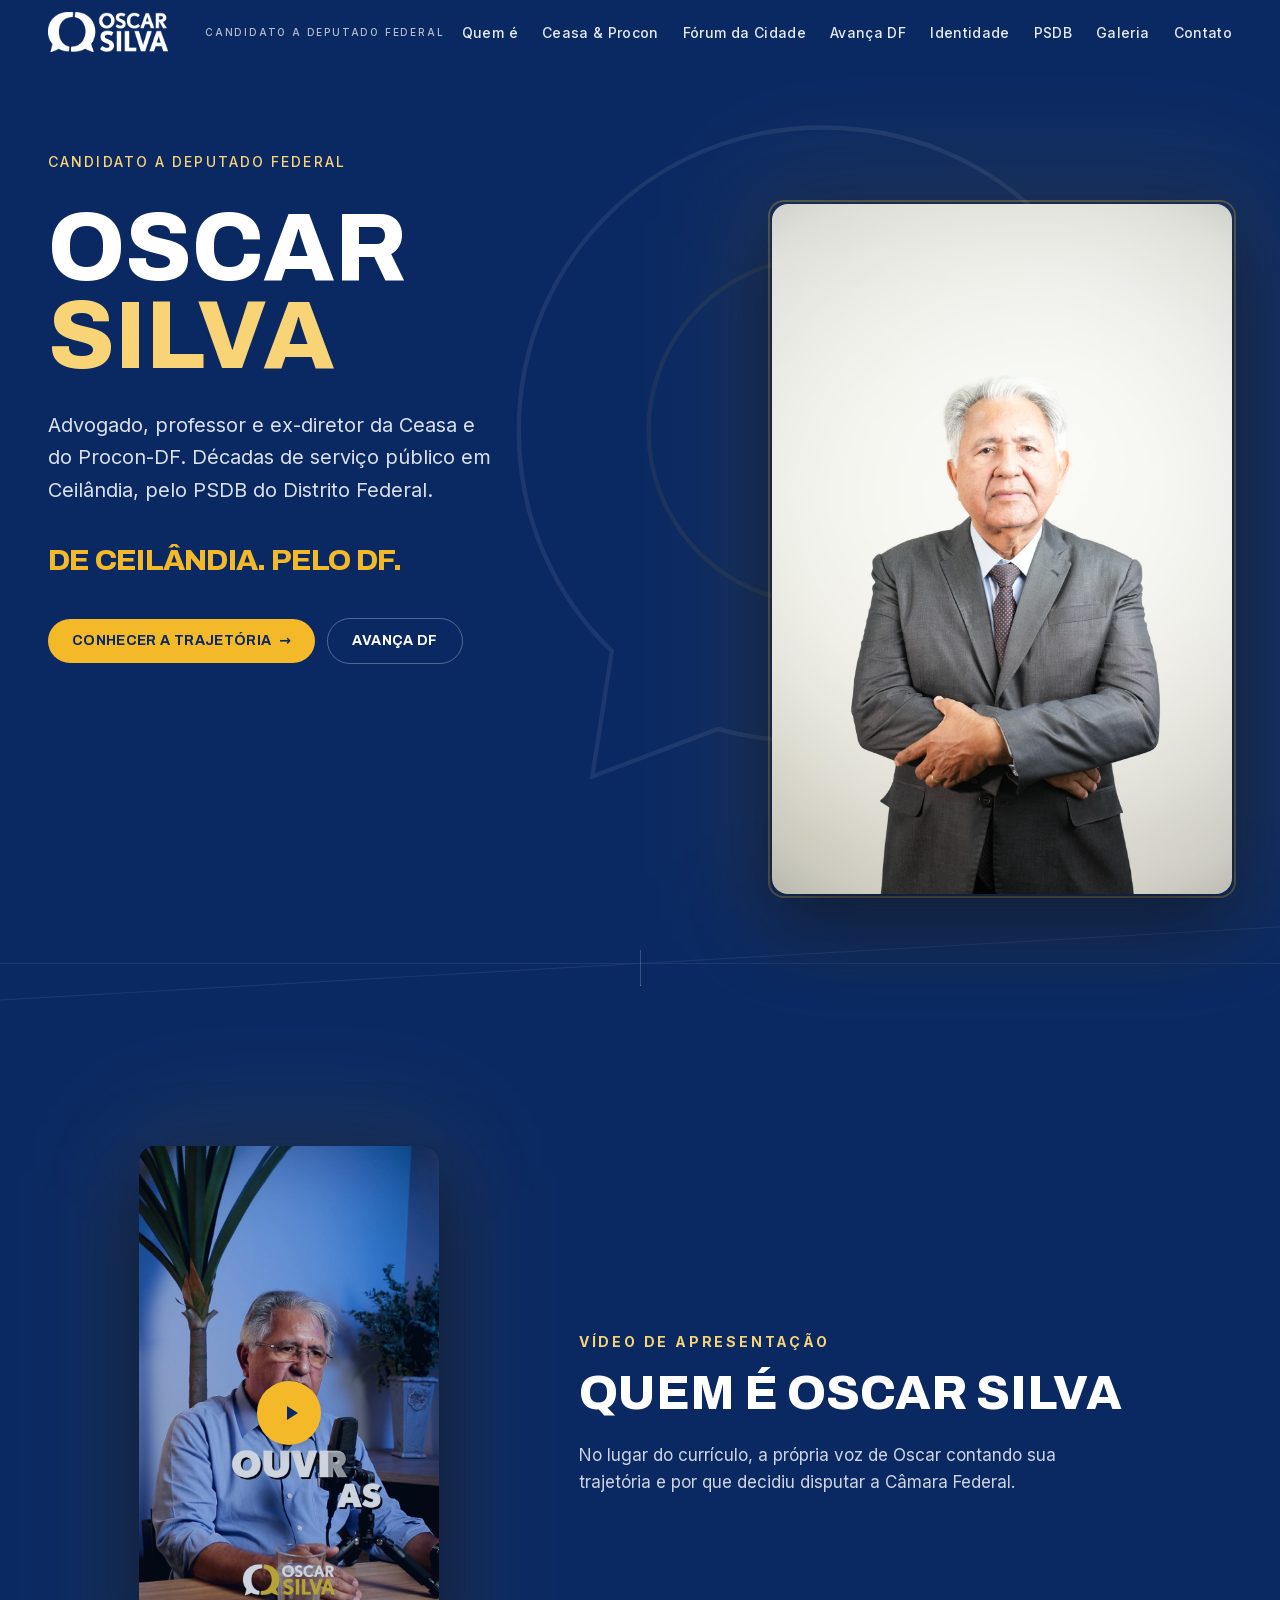
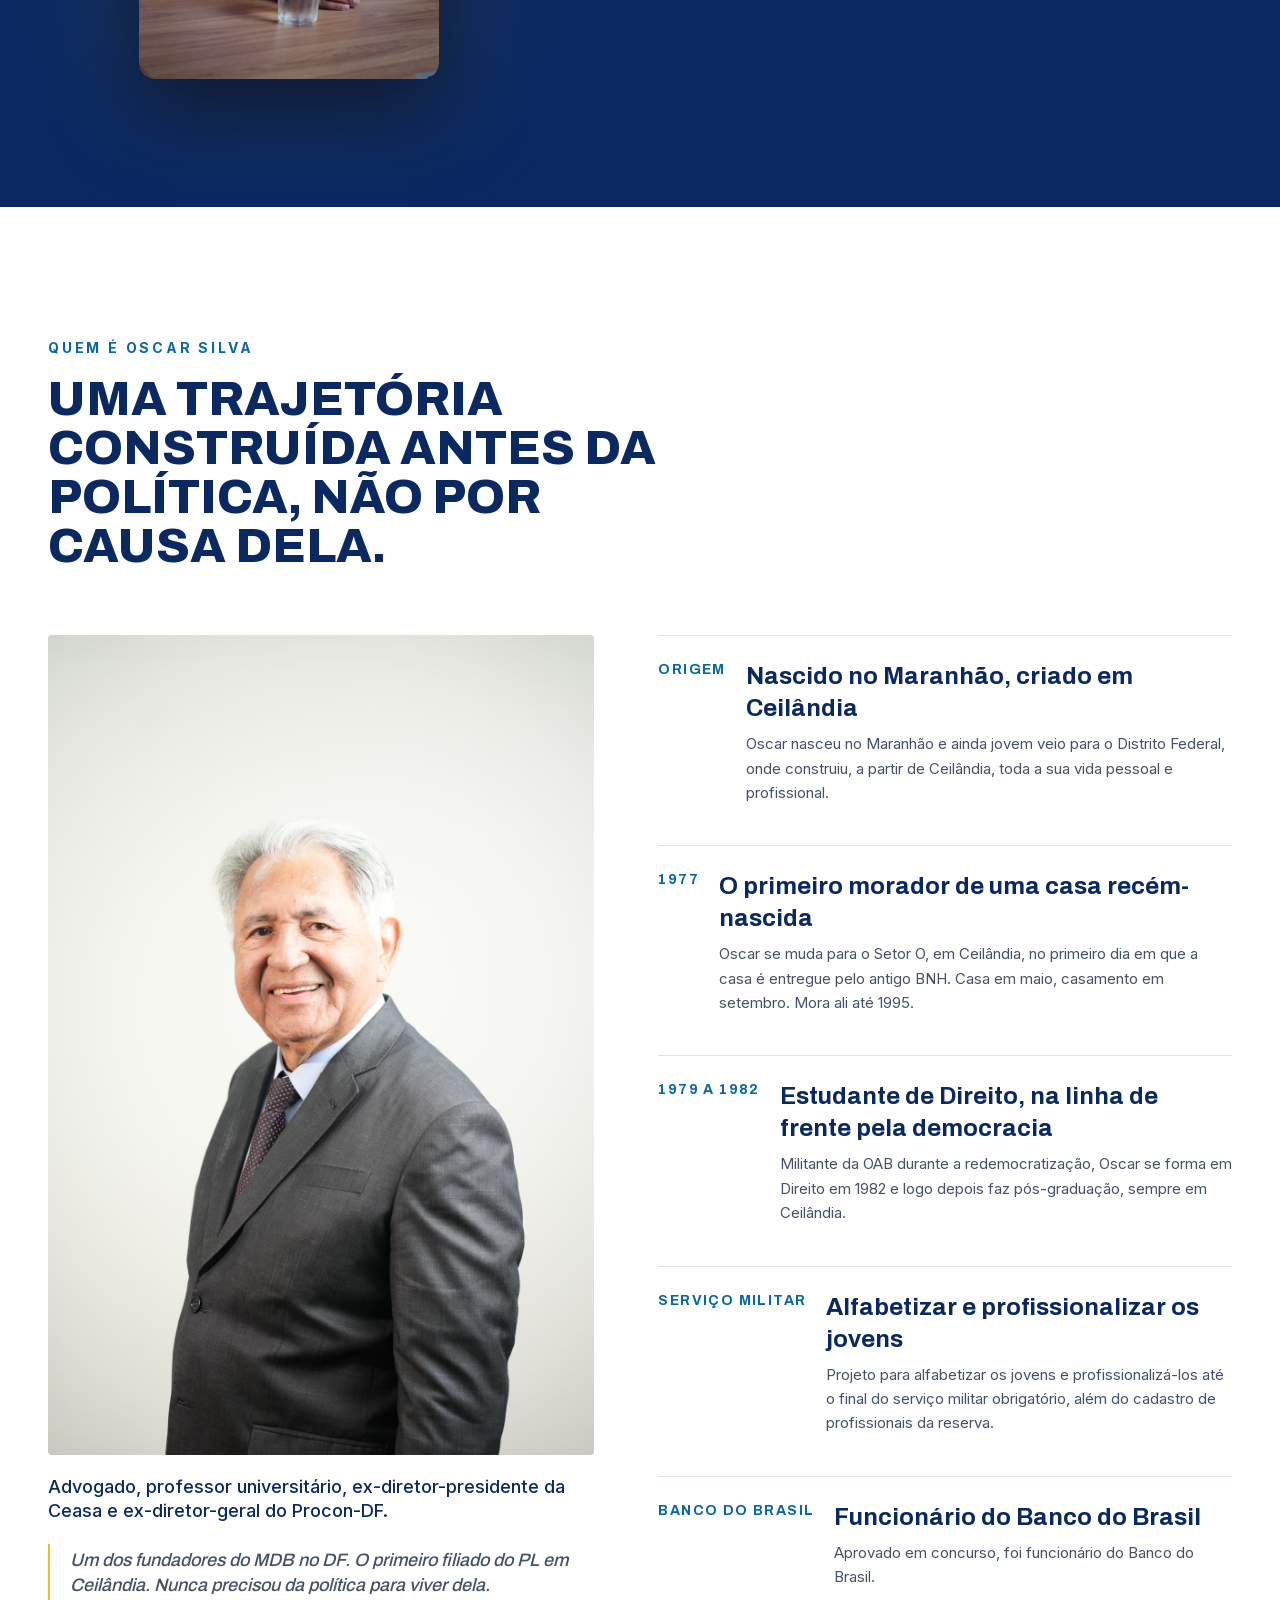
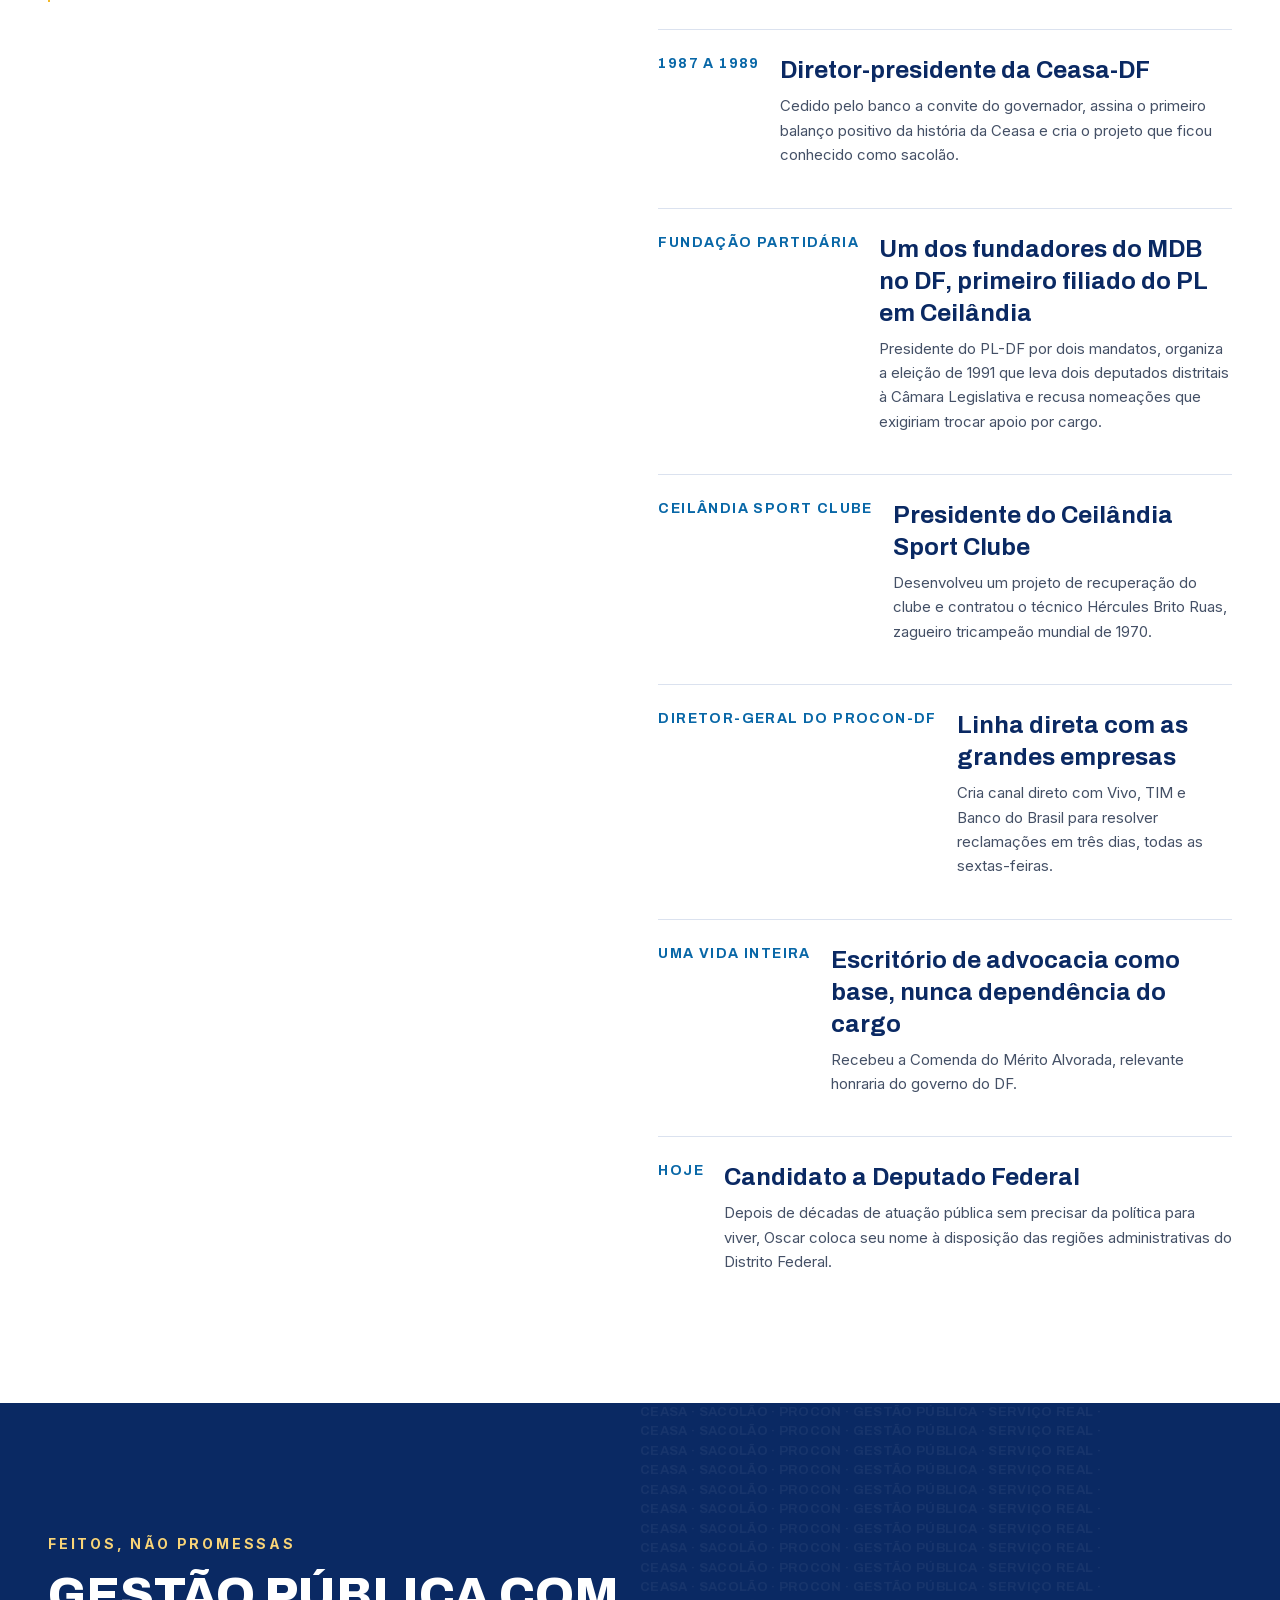
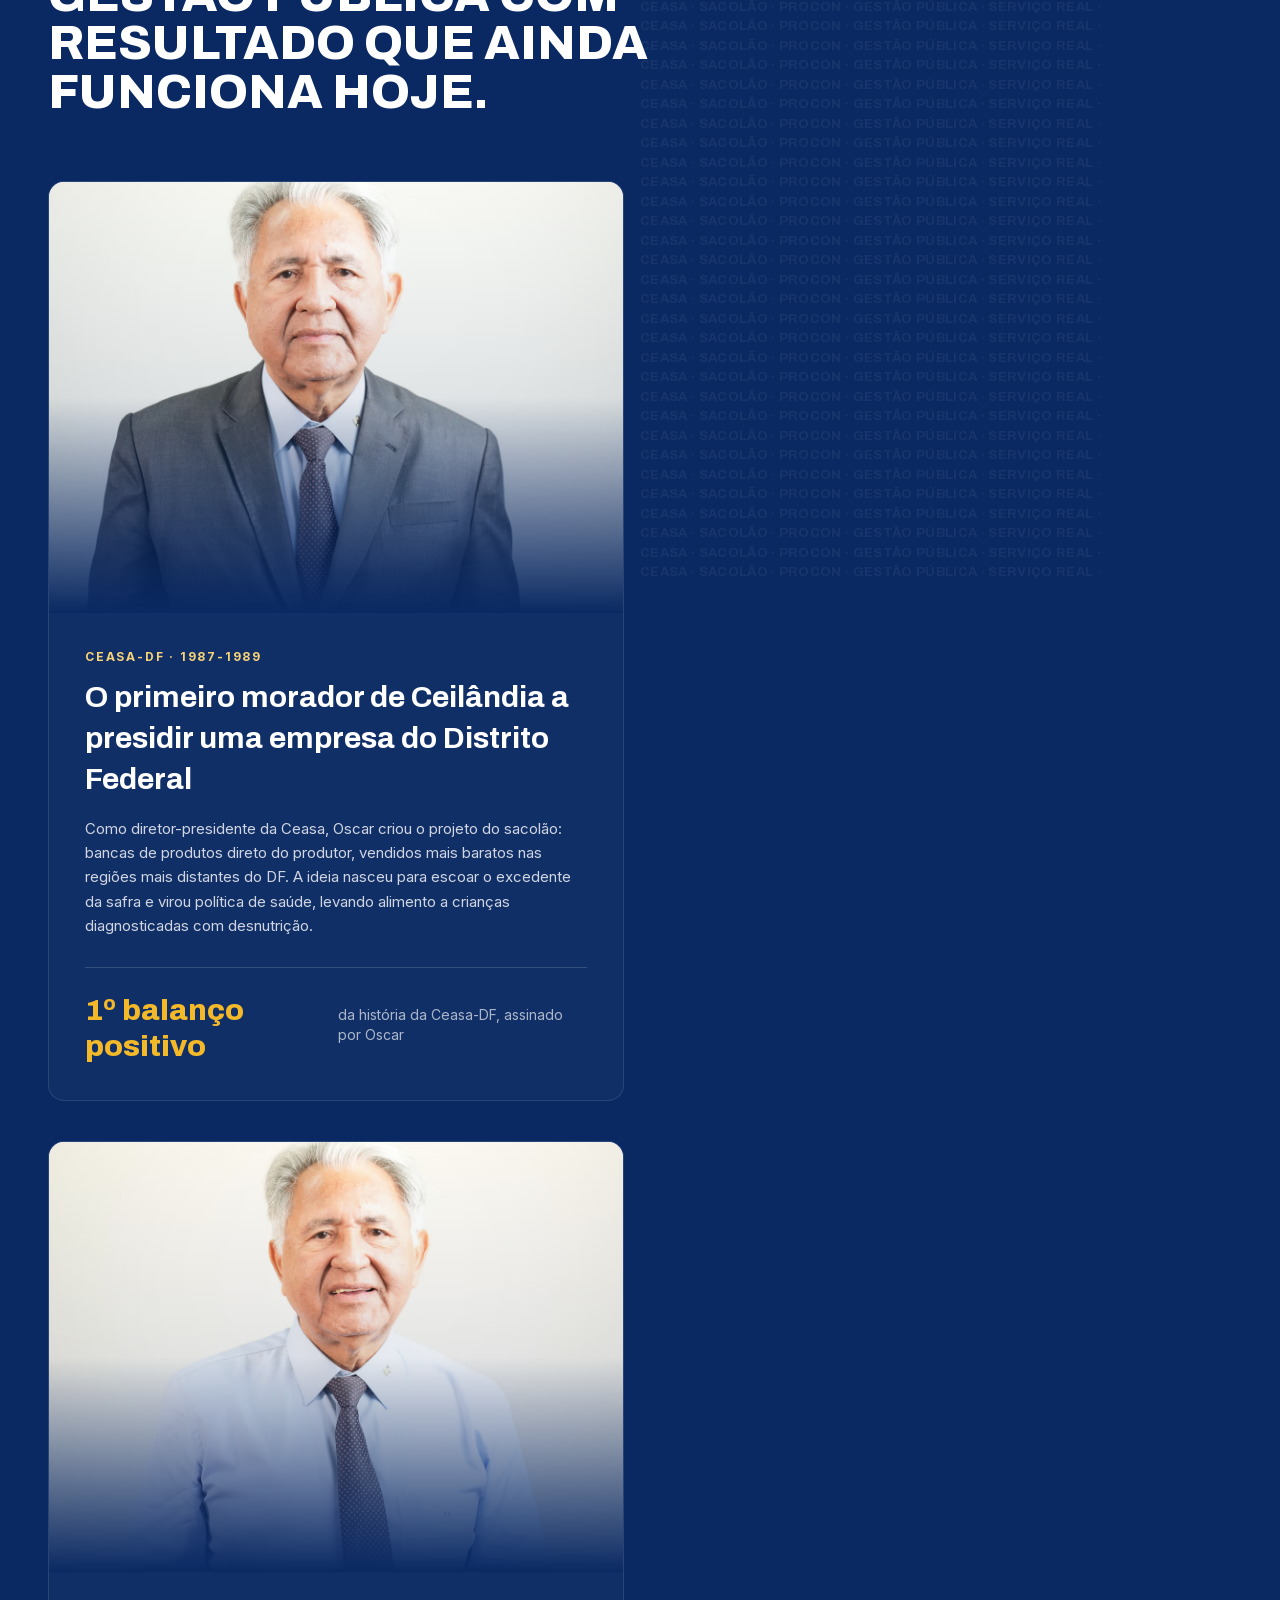
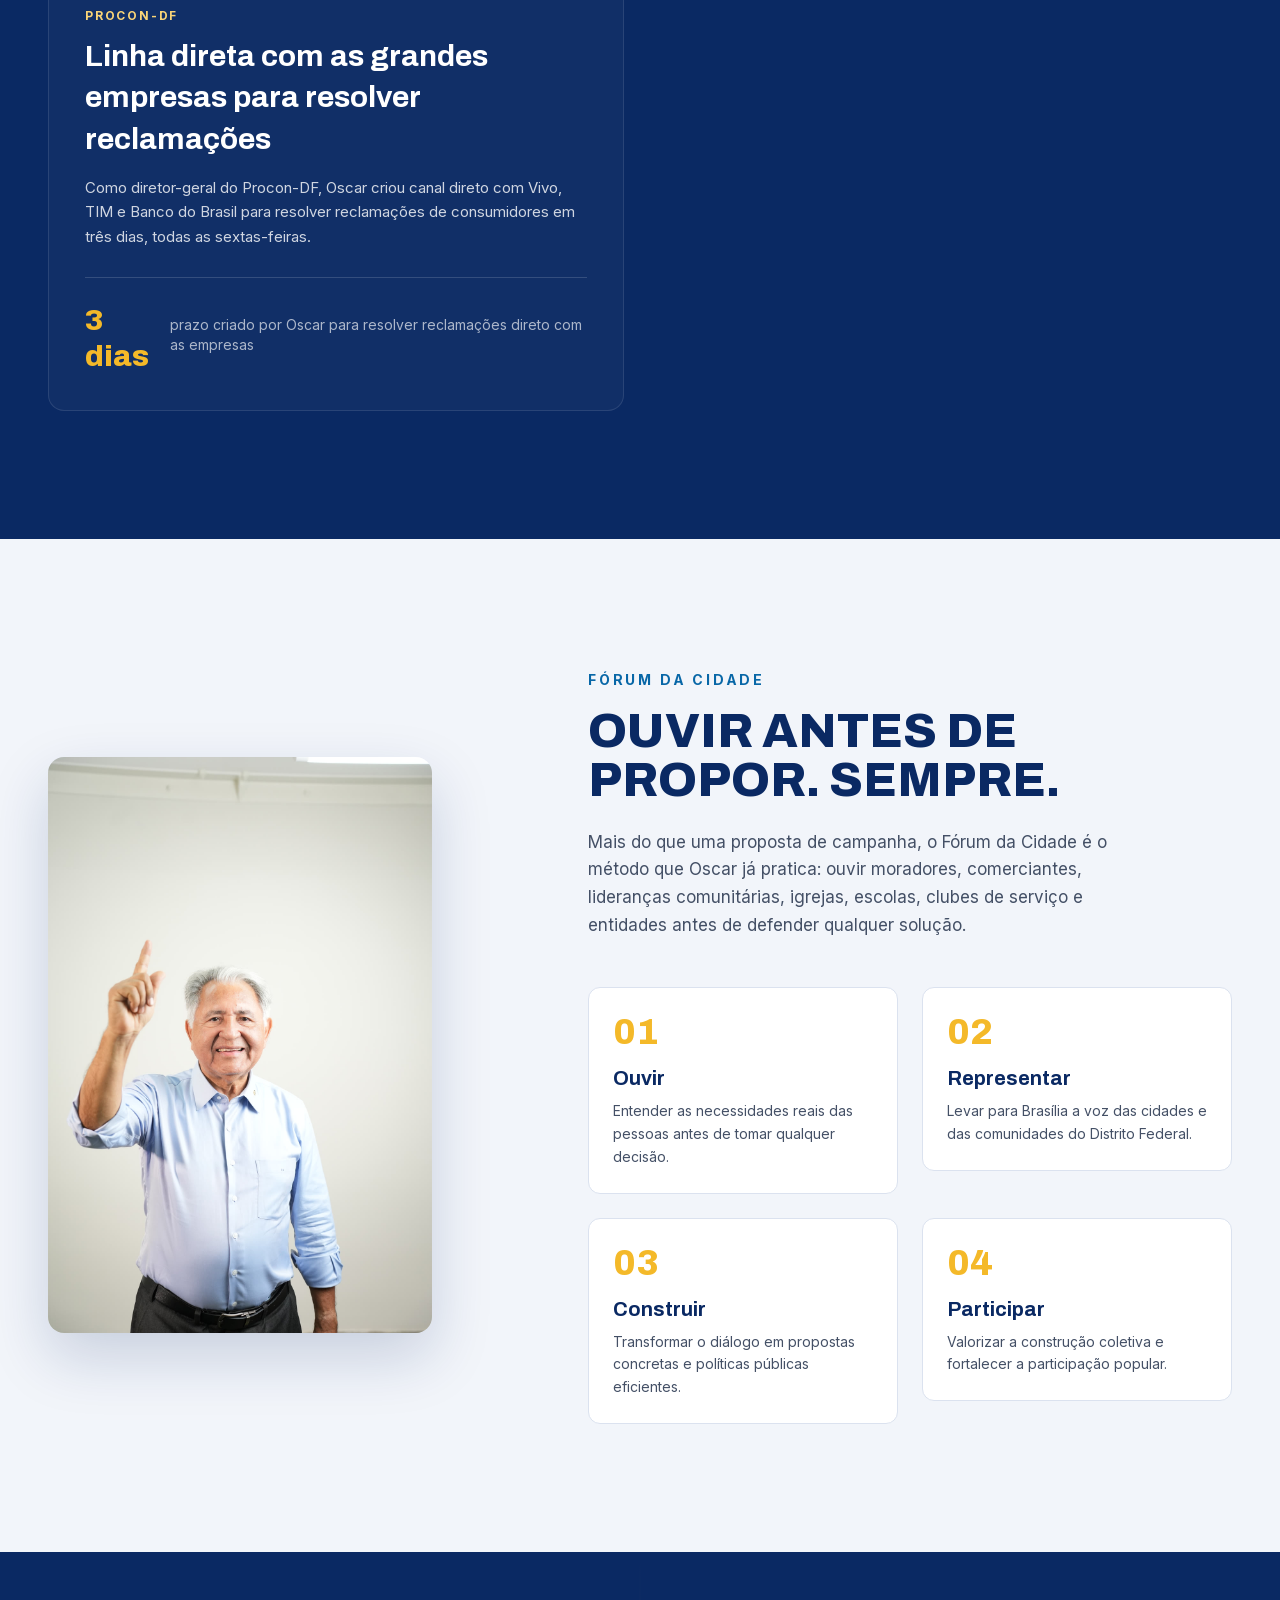
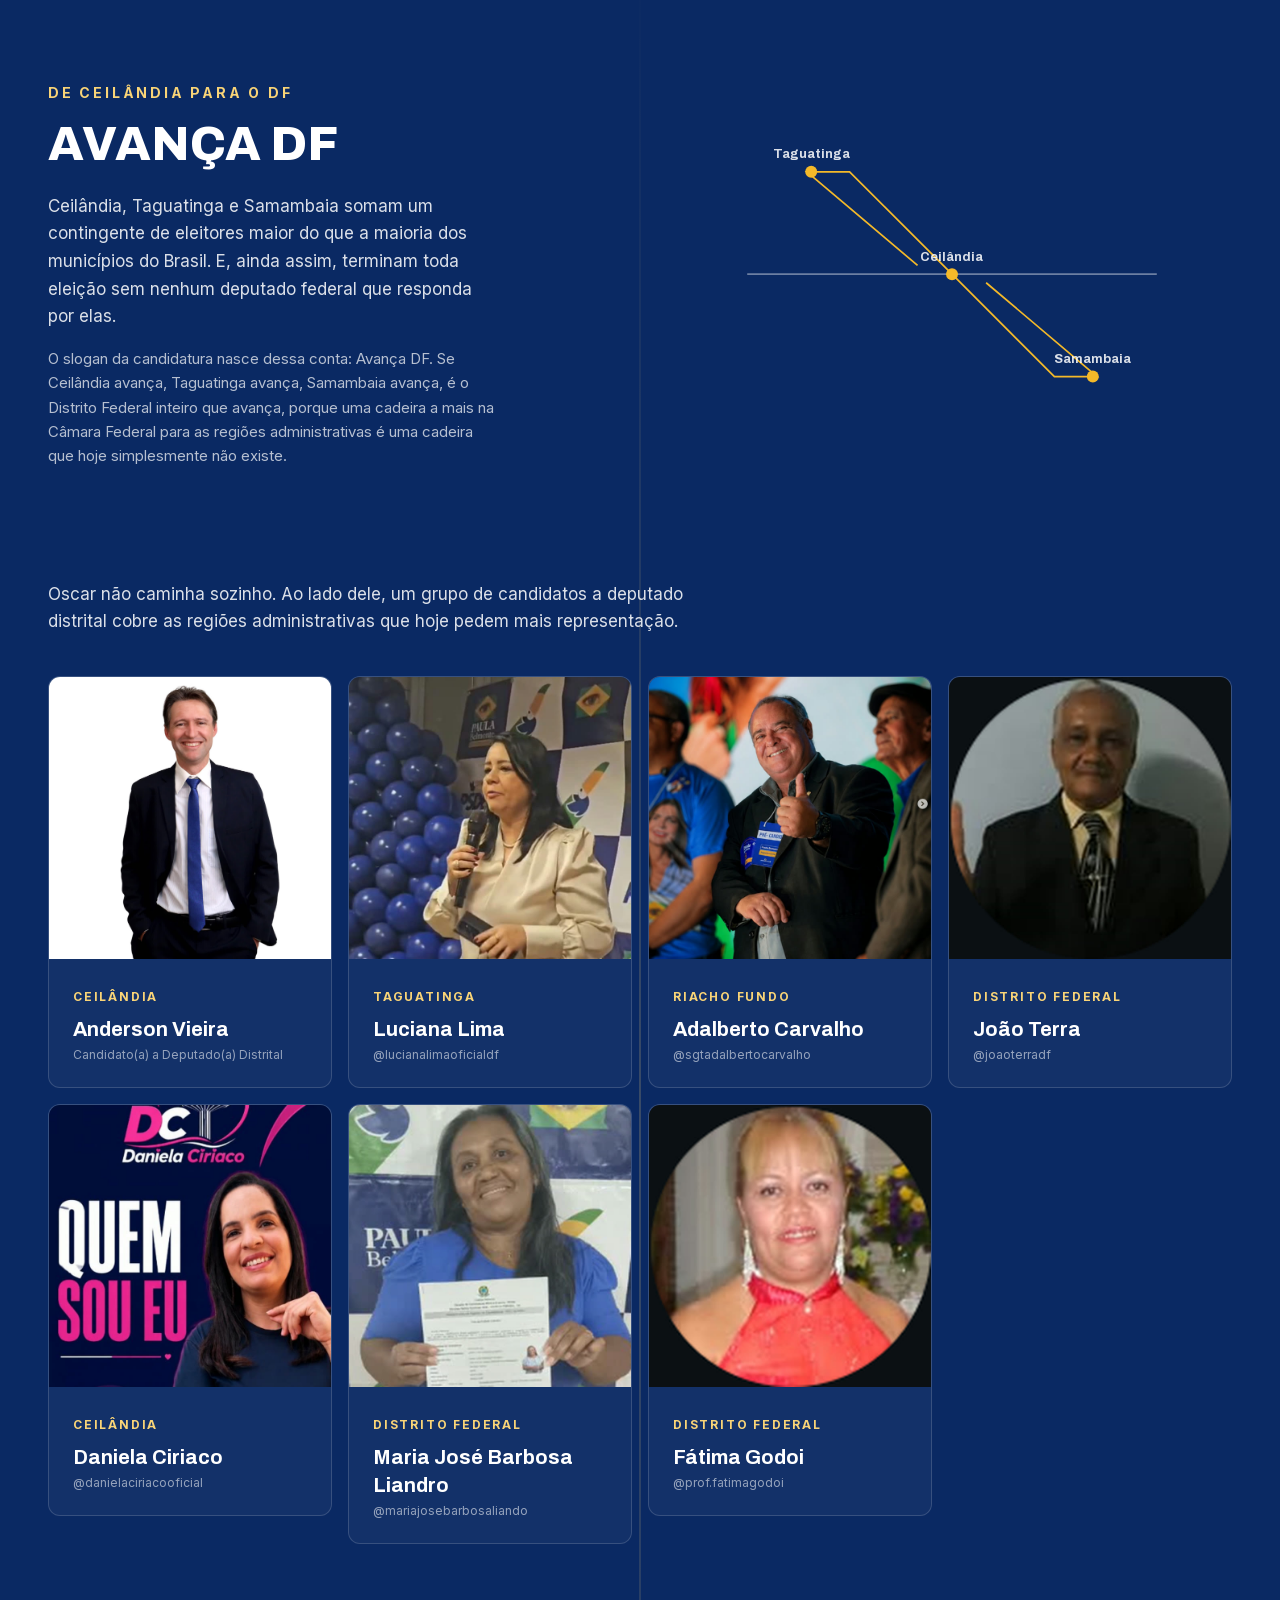
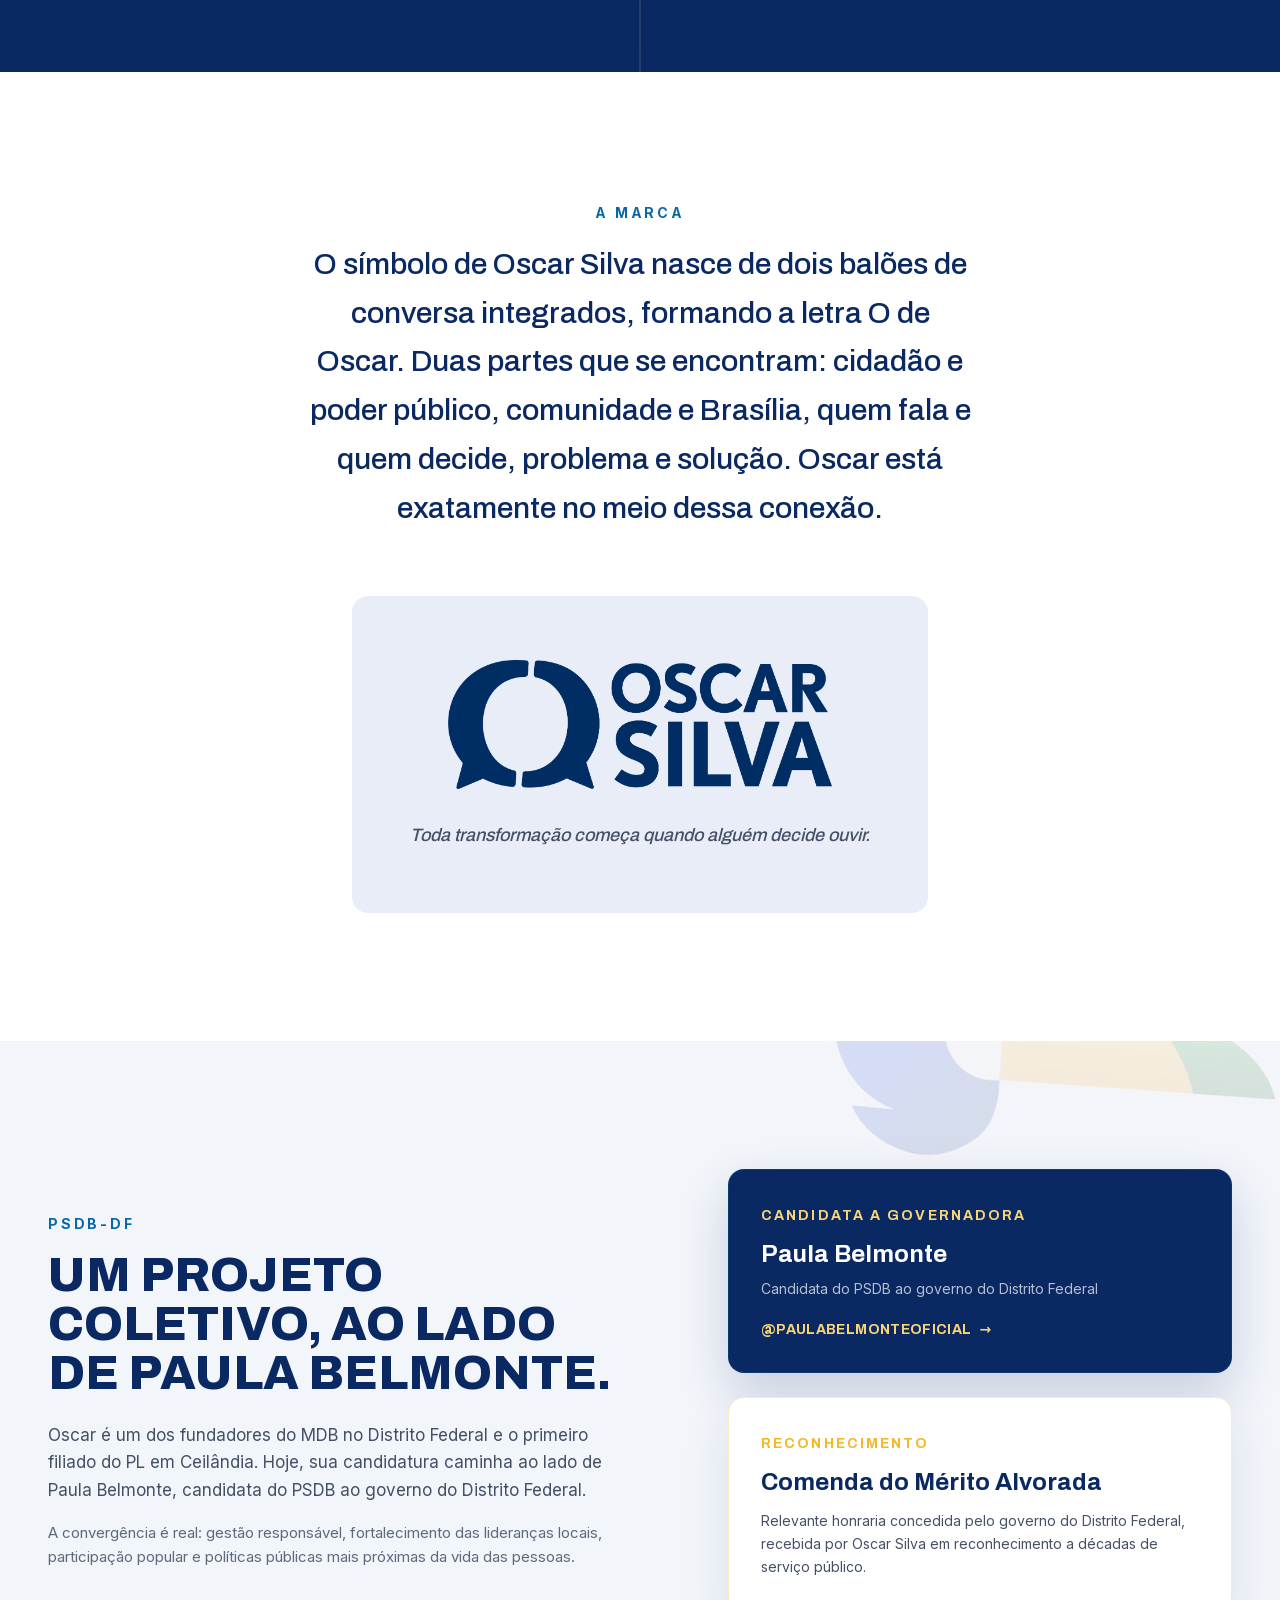
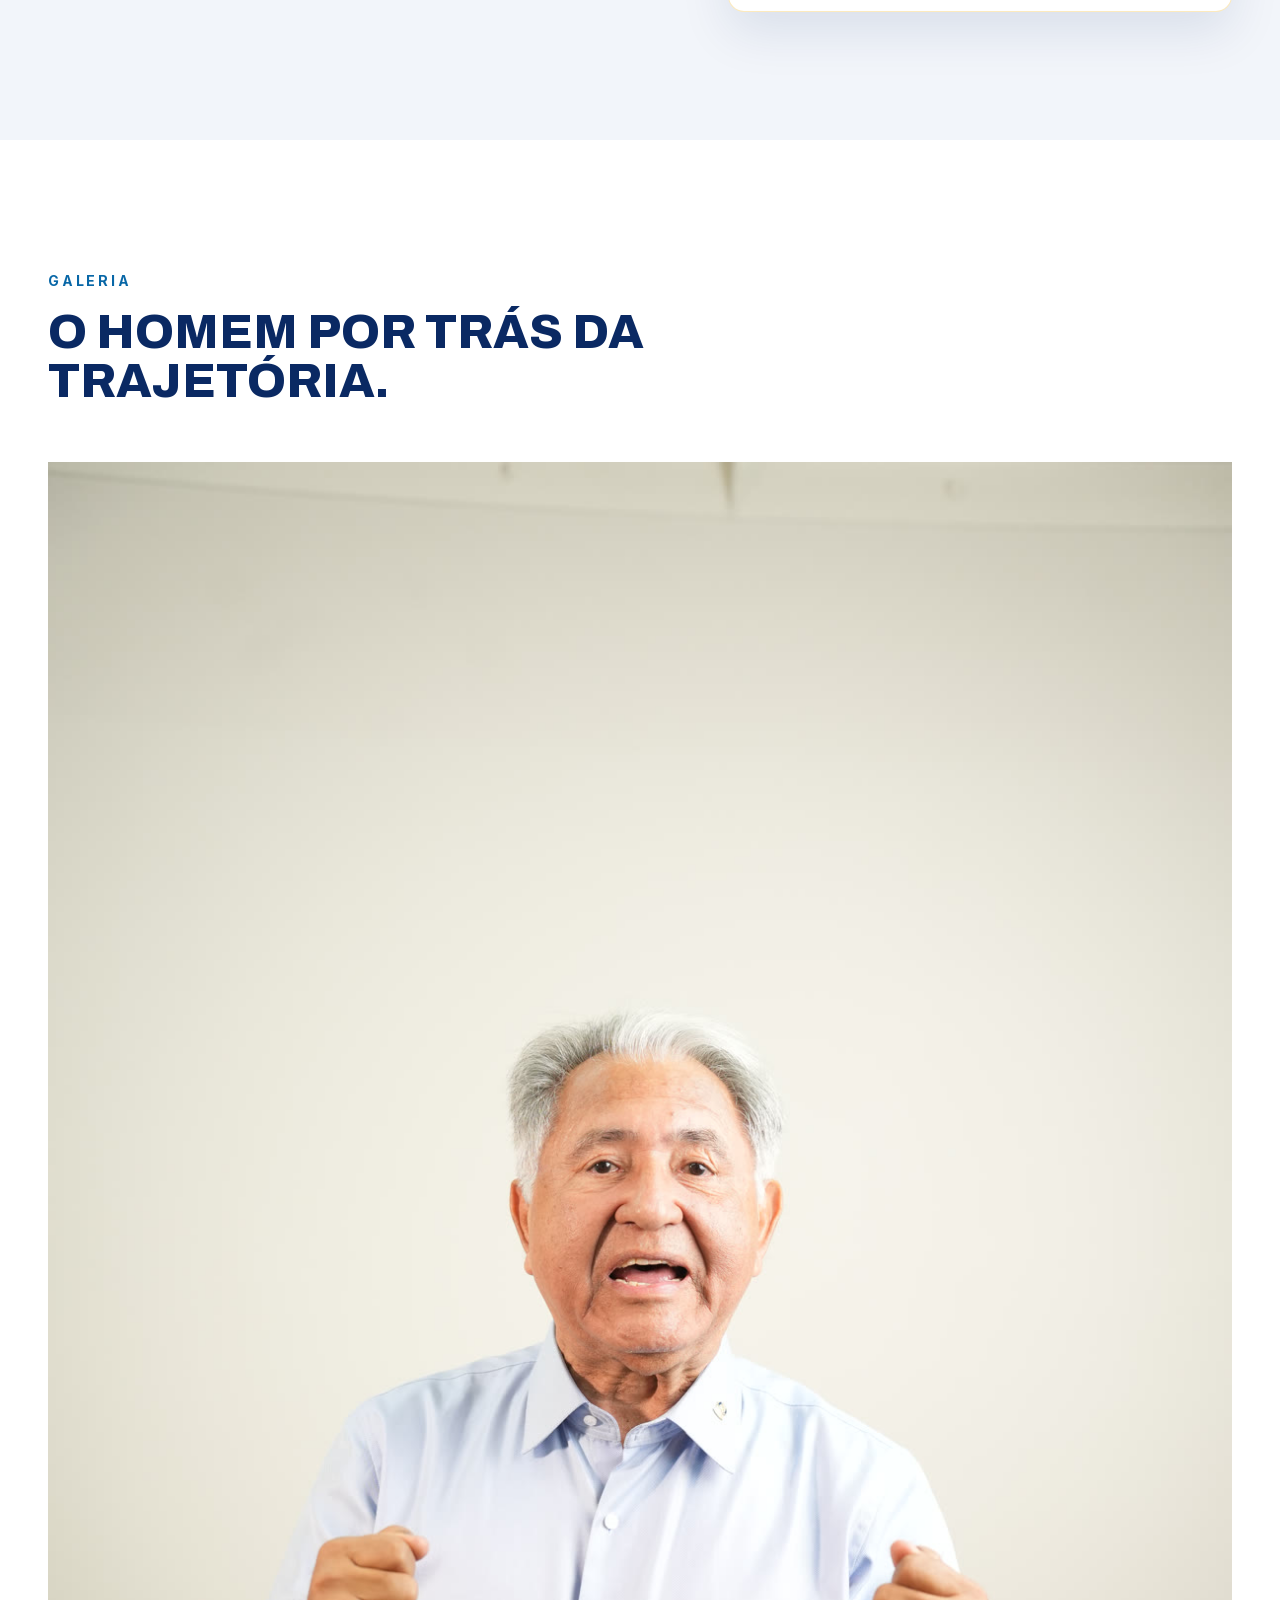
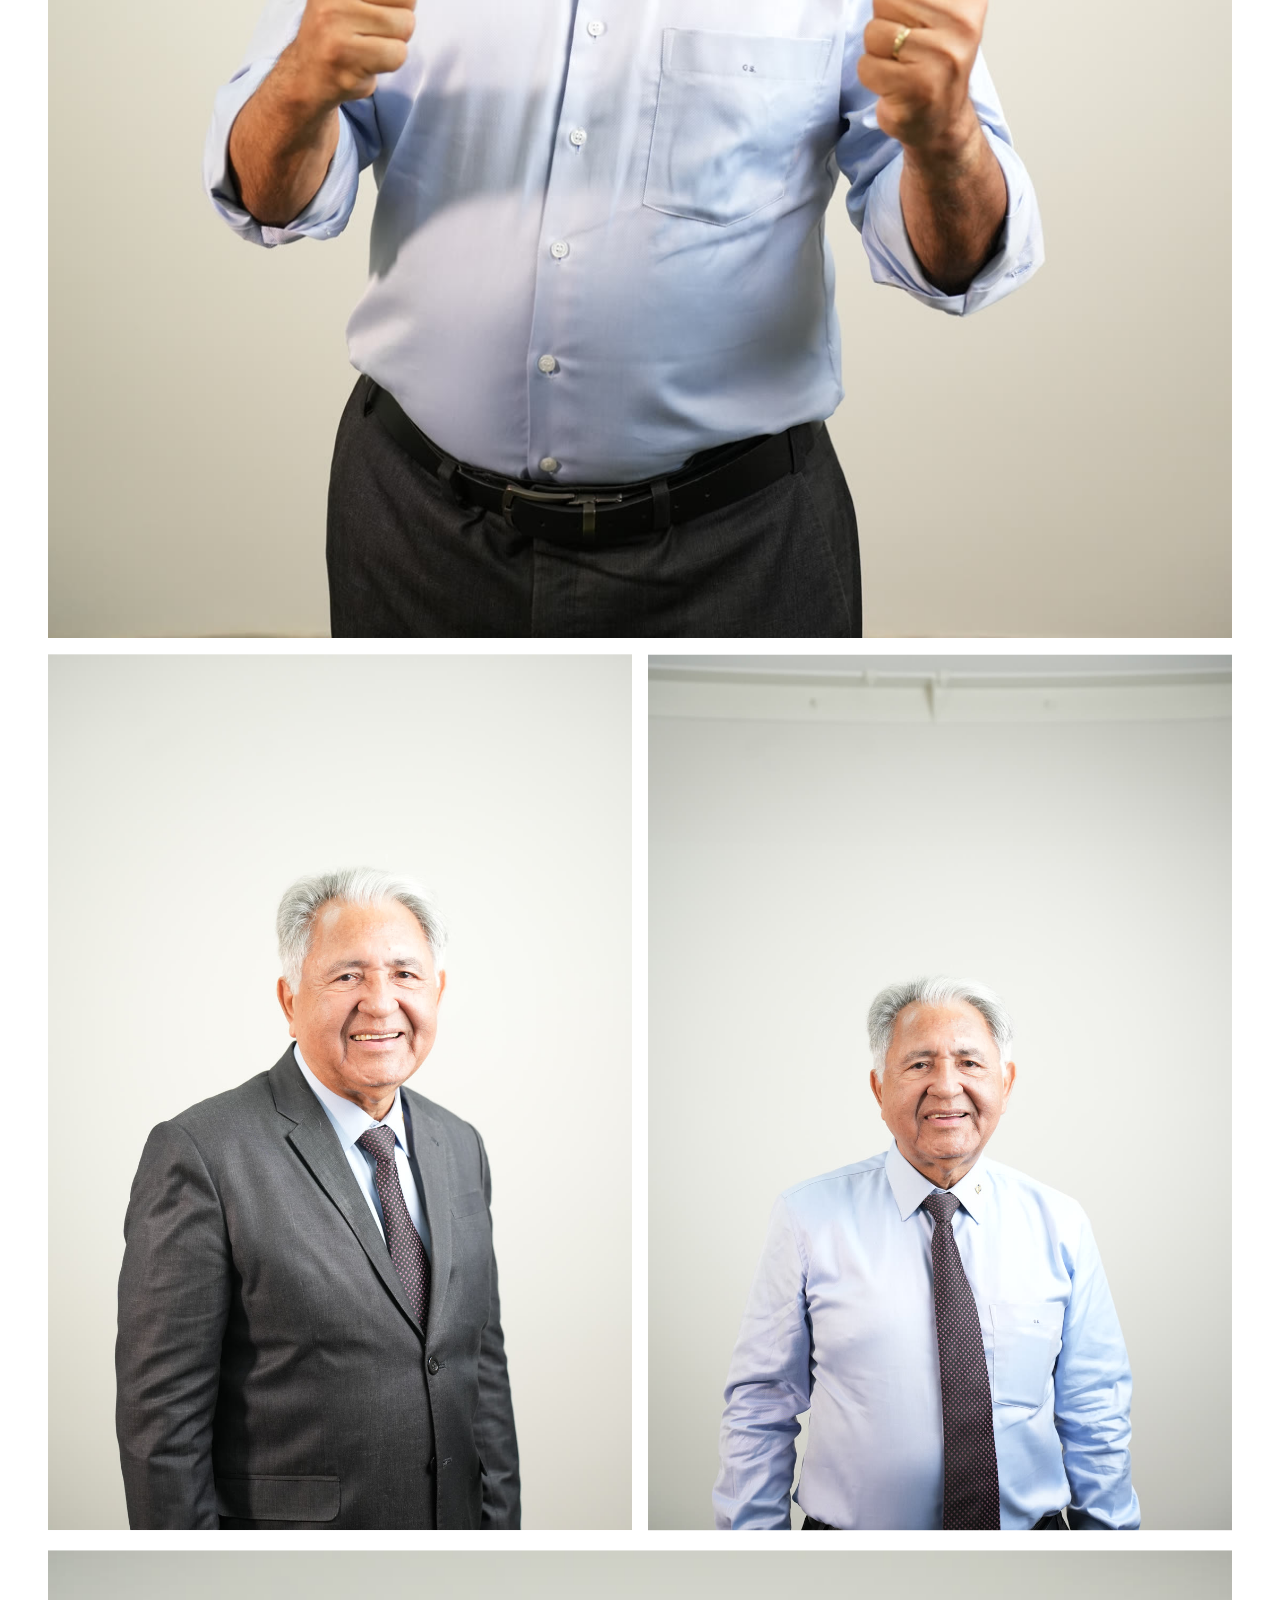
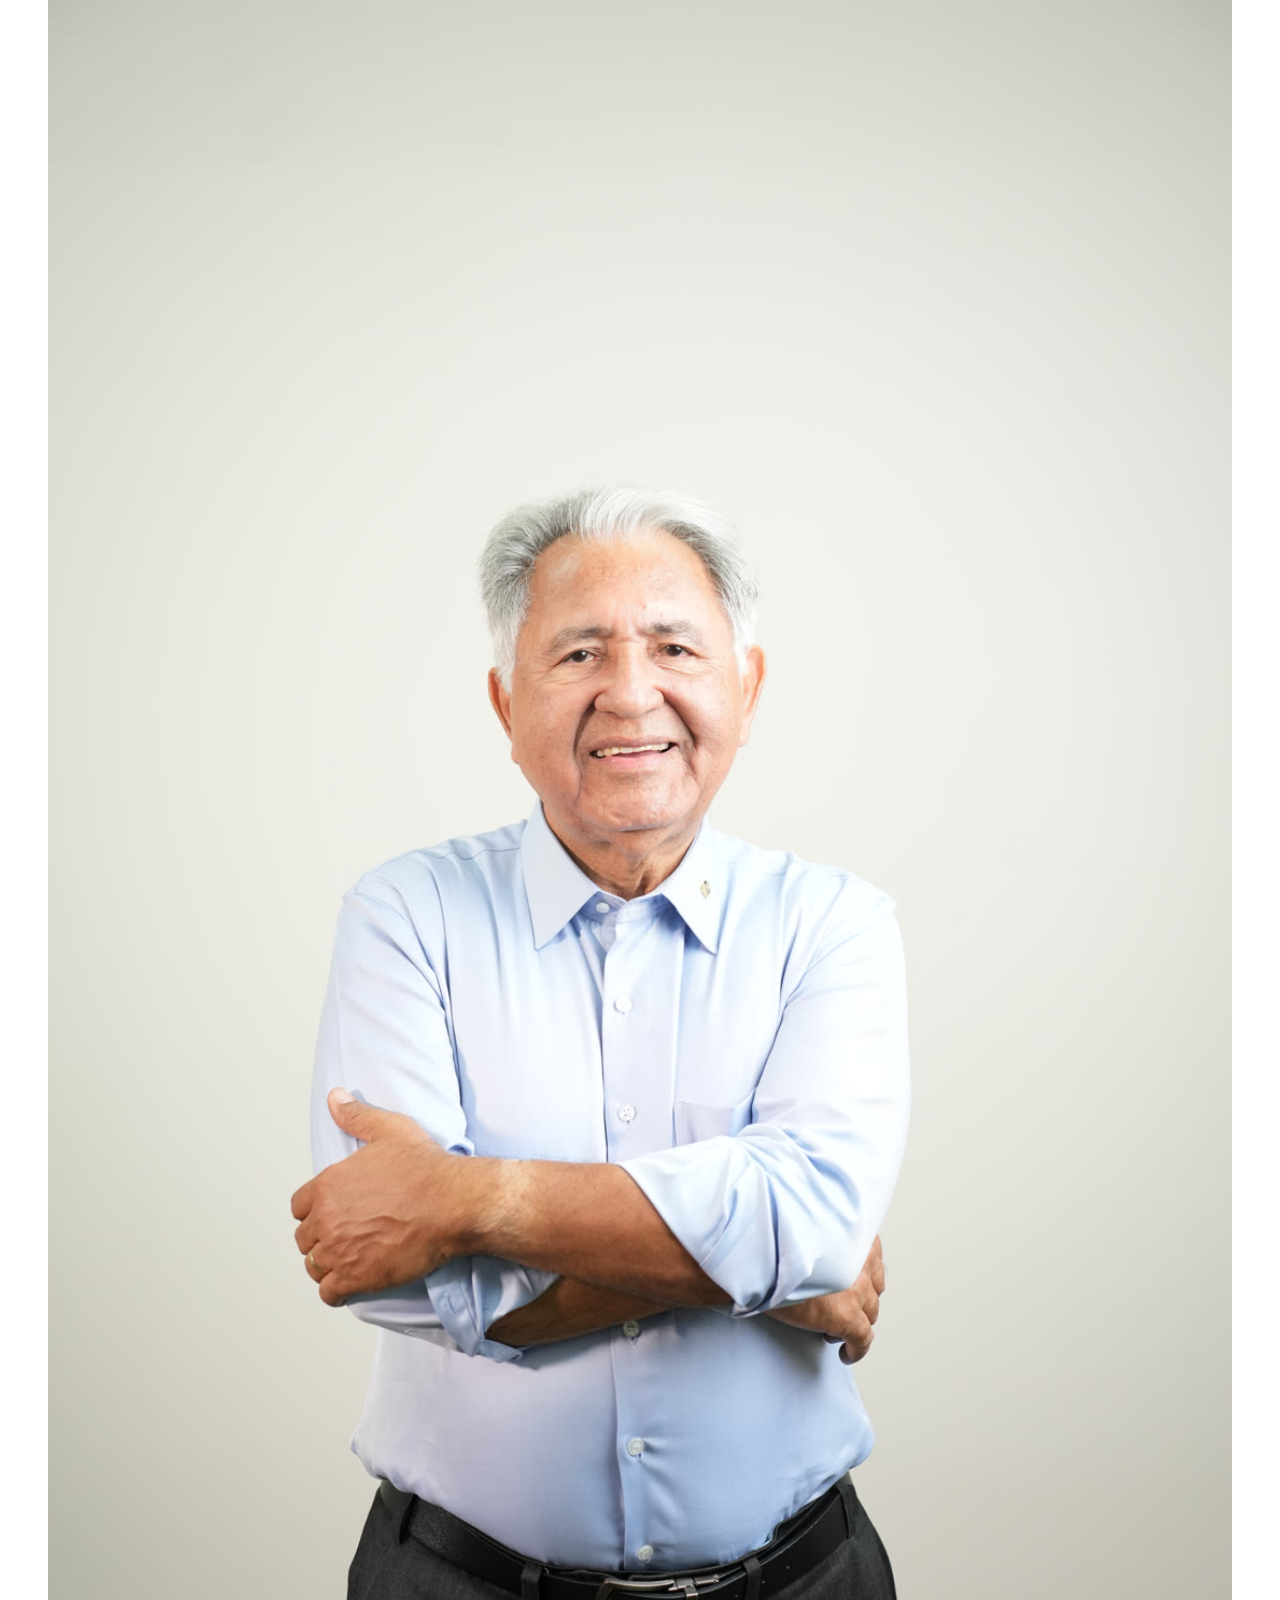
<file: index.html>
<!DOCTYPE html><html lang="pt-BR" class="archivo_82b4ce48-module__BtWxZa__variable inter_14182dc0-module__Pagsoa__variable h-full antialiased"><head><meta charSet="utf-8"/><meta name="viewport" content="width=device-width, initial-scale=1"/><link rel="preload" href="/_next/static/media/75affa71d1e2f6a7-s.p.17-aodiw50953.woff2" as="font" crossorigin="" type="font/woff2"/><link rel="preload" href="/_next/static/media/83afe278b6a6bb3c-s.p.2bn3s6zvc0dyp.woff2" as="font" crossorigin="" type="font/woff2"/><link rel="preload" as="image" href="/images/logo-white.png"/><link rel="preload" as="image" href="/images/hero-oscar.jpg"/><link rel="stylesheet" href="/_next/static/chunks/337nh451oqehw.css" data-precedence="next"/><link rel="preload" as="script" fetchPriority="low" href="/_next/static/chunks/2ymtjgm385lyd.js"/><script src="/_next/static/chunks/11jq0c2_zavac.js" async=""></script><script src="/_next/static/chunks/36lm--m0zwqtj.js" async=""></script><script src="/_next/static/chunks/3fml8gzzxf3lg.js" async=""></script><script src="/_next/static/chunks/turbopack-2r4ykho3_-o4j.js" async=""></script><script src="/_next/static/chunks/1u-c_pw6-wi_7.js" async="" crossorigin=""></script><script src="/_next/static/chunks/1i14r08ki9mo6.js" async="" crossorigin=""></script><script src="/_next/static/chunks/3fuj5joo2ilk0.js" async="" crossorigin=""></script><title>Oscar Silva | Candidato a Deputado Federal pelo PSDB-DF</title><meta name="description" content="Advogado, professor e ex-diretor da Ceasa e do Procon-DF. De Ceilândia, pelo Distrito Federal. Avança DF."/><meta name="robots" content="index, follow"/><meta property="og:title" content="Oscar Silva"/><meta property="og:description" content="Advogado, professor e ex-diretor da Ceasa e do Procon-DF. De Ceilândia, pelo Distrito Federal."/><meta property="og:locale" content="pt_BR"/><meta property="og:image" content="https://oscarsilva.com.br/images/hero-oscar.jpg"/><meta property="og:type" content="website"/><meta name="twitter:card" content="summary_large_image"/><meta name="twitter:title" content="Oscar Silva"/><meta name="twitter:description" content="Advogado, professor e ex-diretor da Ceasa e do Procon-DF. De Ceilândia, pelo Distrito Federal."/><meta name="twitter:image" content="https://oscarsilva.com.br/images/hero-oscar.jpg"/><link rel="icon" href="/favicon.ico?favicon.0g6tm0-c2ja_e.ico" sizes="32x32" type="image/x-icon"/><link rel="icon" href="/icon.svg?icon.3s-oxh_0a1uo5.svg" sizes="any" type="image/svg+xml"/><meta name="next-size-adjust" content=""/><script src="/_next/static/chunks/0cz1d0mv5g_q7.js" noModule=""></script></head><body class="min-h-full flex flex-col bg-paper text-ink"><div hidden=""><!--$--><!--/$--></div><script type="application/ld+json">{"@context":"https://schema.org","@type":"Person","name":"Oscar Silva","jobTitle":"Candidato a Deputado Federal","affiliation":{"@type":"PoliticalParty","name":"PSDB do Distrito Federal"},"url":"https://oscarsilva.com.br","image":"https://oscarsilva.com.br/images/hero-oscar.jpg","sameAs":["https://instagram.com/euoscarsilva"]}</script><header class="fixed inset-x-0 top-0 isolate z-[100] transition-colors duration-300 bg-transparent"><nav class="mx-auto flex max-w-[1400px] items-center justify-between px-6 py-3 sm:px-8 lg:px-12" style="padding-top:calc(0.75rem + env(safe-area-inset-top))"><a href="#topo" class="flex items-center gap-3"><span class="relative h-10 w-[140px] shrink-0 sm:h-10 sm:w-[145px]"><img alt="Oscar Silva" decoding="async" data-nimg="fill" class="object-contain object-left" style="position:absolute;height:100%;width:100%;left:0;top:0;right:0;bottom:0;color:transparent" src="/images/logo-white.png"/></span><span class="hidden whitespace-nowrap text-[9px] font-medium uppercase leading-tight tracking-[0.14em] sm:block sm:text-[10px] sm:tracking-[0.18em] text-paper/70">Candidato a Deputado Federal</span></a><ul class="hidden items-center gap-6 lg:flex"><li><a href="#quem-e" class="text-sm font-medium tracking-wide transition-colors hover:text-gold text-paper/90">Quem é</a></li><li><a href="#feitos" class="text-sm font-medium tracking-wide transition-colors hover:text-gold text-paper/90">Ceasa &amp; Procon</a></li><li><a href="#forum" class="text-sm font-medium tracking-wide transition-colors hover:text-gold text-paper/90">Fórum da Cidade</a></li><li><a href="#avanca-df" class="text-sm font-medium tracking-wide transition-colors hover:text-gold text-paper/90">Avança DF</a></li><li><a href="#identidade" class="text-sm font-medium tracking-wide transition-colors hover:text-gold text-paper/90">Identidade</a></li><li><a href="#psdb" class="text-sm font-medium tracking-wide transition-colors hover:text-gold text-paper/90">PSDB</a></li><li><a href="#galeria" class="text-sm font-medium tracking-wide transition-colors hover:text-gold text-paper/90">Galeria</a></li><li><a href="#contato" class="text-sm font-medium tracking-wide transition-colors hover:text-gold text-paper/90">Contato</a></li></ul><button type="button" aria-expanded="false" aria-controls="menu-mobile" aria-label="Abrir menu" class="relative flex h-10 w-10 shrink-0 flex-col items-center justify-center gap-1.5 lg:hidden"><span class="block h-px w-6 transition-all duration-300 bg-paper"></span><span class="block h-px w-6 transition-all duration-300 bg-paper"></span></button></nav></header><div id="menu-mobile" aria-hidden="true" style="top:72px;height:calc(100dvh - 72px)" class="fixed inset-x-0 isolate z-[90] bg-navy transition-opacity duration-300 lg:hidden pointer-events-none opacity-0"><ul class="flex h-full flex-col overflow-y-auto px-6 py-8"><li class="border-b border-paper/15"><a href="#quem-e" class="block py-4 font-display text-2xl text-paper">Quem é</a></li><li class="border-b border-paper/15"><a href="#feitos" class="block py-4 font-display text-2xl text-paper">Ceasa &amp; Procon</a></li><li class="border-b border-paper/15"><a href="#forum" class="block py-4 font-display text-2xl text-paper">Fórum da Cidade</a></li><li class="border-b border-paper/15"><a href="#avanca-df" class="block py-4 font-display text-2xl text-paper">Avança DF</a></li><li class="border-b border-paper/15"><a href="#identidade" class="block py-4 font-display text-2xl text-paper">Identidade</a></li><li class="border-b border-paper/15"><a href="#psdb" class="block py-4 font-display text-2xl text-paper">PSDB</a></li><li class="border-b border-paper/15"><a href="#galeria" class="block py-4 font-display text-2xl text-paper">Galeria</a></li><li class="border-b border-paper/15"><a href="#contato" class="block py-4 font-display text-2xl text-paper">Contato</a></li></ul></div><main class="flex-1"><section id="topo" class="relative flex min-h-[100svh] flex-col overflow-hidden bg-navy pt-24"><svg class="pointer-events-none absolute -right-[10%] top-[8%] h-[85%] w-auto opacity-[0.07] sm:-right-[4%] lg:right-[2%] lg:top-[4%]" viewBox="0 0 400 400" fill="none" aria-hidden="true"><path d="M200 40C122 40 60 102 60 180c0 40 16 76 43 102l-9 58 58-22c14 4 30 6 48 6 78 0 140-62 140-144S278 40 200 40Z" stroke="#fff" stroke-width="2"></path><circle cx="200" cy="180" r="80" stroke="#F4B929" stroke-width="2"></circle></svg><svg class="pointer-events-none absolute inset-x-0 bottom-0 h-[35%] w-full opacity-[0.08]" viewBox="0 0 1400 400" preserveAspectRatio="xMidYMax slice" aria-hidden="true"><line x1="0" y1="340" x2="1400" y2="340" stroke="#fff" stroke-width="1"></line><line x1="0" y1="380" x2="1400" y2="300" stroke="#fff" stroke-width="1"></line></svg><div class="mx-auto w-full px-6 sm:px-8 lg:px-12 max-w-[1400px] relative z-10 flex flex-1 flex-col justify-center py-8 sm:py-14"><p class="order-4 mt-5 max-w-md text-xs font-medium uppercase tracking-[0.15em] text-gold-soft sm:text-sm lg:order-none lg:mb-8 lg:mt-0" style="opacity:0;transform:translateY(16px)">Candidato a Deputado Federal</p><div class="grid w-full items-start gap-8 lg:grid-cols-[1.05fr_0.95fr] lg:gap-10"><div class="order-2 flex flex-col lg:order-none"><h1 class="order-1 font-display text-6xl font-extrabold uppercase leading-[0.92] text-paper sm:text-7xl lg:text-[5.5rem] xl:text-8xl" style="opacity:0;transform:translateY(24px)">Oscar<br/><span class="text-gold-soft">Silva</span></h1><p class="order-2 mt-5 max-w-md text-lg leading-relaxed text-paper/85 sm:text-xl lg:mt-7" style="opacity:0;transform:translateY(16px)">Advogado, professor e ex-diretor da Ceasa e do Procon-DF. Décadas de serviço público em Ceilândia, pelo <!-- -->PSDB do Distrito Federal<!-- -->.</p><p class="order-3 mt-6 font-display text-2xl font-extrabold uppercase tracking-tight text-gold sm:text-3xl lg:mt-9" style="opacity:0">De Ceilândia. Pelo DF.</p><div class="order-4 mt-8 flex flex-wrap items-center gap-3 lg:mt-10" style="opacity:0;transform:translateY(12px)"><a href="#quem-e" class="group inline-flex items-center gap-2 rounded-full bg-gold px-6 py-3 font-display text-sm font-bold uppercase tracking-wide text-navy transition-transform hover:-translate-y-0.5">Conhecer a trajetória<span aria-hidden="true" class="transition-transform group-hover:translate-x-1">→</span></a><a href="#avanca-df" class="inline-flex items-center gap-2 rounded-full border border-paper/30 px-6 py-3 font-display text-sm font-bold uppercase tracking-wide text-paper transition-colors hover:border-paper/60">Avança DF</a></div></div><div class="relative order-1 mx-auto w-full max-w-[320px] lg:order-none lg:mx-0 lg:ml-auto lg:max-w-[460px]" style="opacity:0;transform:translateY(20px)"><div class="absolute -inset-8 rounded-[2rem] bg-gold/10 blur-3xl" aria-hidden="true"></div><div class="absolute -inset-1 rounded-2xl border-2 border-gold/30" aria-hidden="true"></div><div class="relative overflow-hidden rounded-2xl bg-navy shadow-[0_30px_80px_rgba(0,0,0,0.45)]"><img alt="Oscar Silva, advogado e candidato a deputado federal" width="1400" height="2100" decoding="async" data-nimg="1" class="w-full object-cover" style="color:transparent" src="/images/hero-oscar.jpg"/></div></div></div></div><div aria-hidden="true" class="relative z-10 mx-auto mb-8 flex flex-col items-center gap-2 text-paper/60"><span class="h-9 w-[1px] overflow-hidden bg-paper/20"><span class="block h-3 w-full bg-gold-soft" style="transform:translateY(-12px)"></span></span></div></section><section class="relative overflow-hidden bg-navy py-24 text-paper sm:py-32"><div class="mx-auto w-full px-6 sm:px-8 lg:px-12 max-w-[1400px] grid gap-12 lg:grid-cols-[0.85fr_1.15fr] lg:items-center"><div style="opacity:0;transform:translateY(24px)"><div class="relative mx-auto w-full max-w-[300px]"><div class="absolute -inset-6 rounded-[2rem] bg-gold/10 blur-3xl" aria-hidden="true"></div><button type="button" aria-label="Assistir vídeo" class="group relative block w-full overflow-hidden rounded-2xl bg-black shadow-[0_30px_80px_rgba(0,0,0,0.5)]"><video src="/videos/apresentacao.mp4" poster="/images/video-poster.jpg" playsInline="" class="aspect-[9/16] w-full bg-black object-cover"></video><span aria-hidden="true" class="absolute inset-0 flex items-center justify-center bg-navy/20 transition-colors group-hover:bg-navy/10"><span class="flex h-16 w-16 items-center justify-center rounded-full bg-gold shadow-lg transition-transform group-hover:scale-105"><svg viewBox="0 0 24 24" class="ml-1 h-6 w-6 fill-navy"><path d="M8 5v14l11-7z"></path></svg></span></span></button></div></div><div style="opacity:0;transform:translateY(24px)"><span class="text-sm font-bold uppercase tracking-[0.2em] text-gold-soft">Vídeo de apresentação</span><h2 class="mt-4 max-w-xl font-display text-4xl font-extrabold uppercase leading-[1.02] sm:text-5xl">Quem é Oscar Silva</h2><p class="mt-6 max-w-lg text-[17px] leading-relaxed text-paper/80">No lugar do currículo, a própria voz de Oscar contando sua trajetória e por que decidiu disputar a Câmara Federal.</p></div></div></section><section id="quem-e" class="bg-paper py-24 sm:py-32"><div class="mx-auto w-full px-6 sm:px-8 lg:px-12 max-w-[1400px]"><div style="opacity:0;transform:translateY(24px)"><span class="text-sm font-bold uppercase tracking-[0.2em] text-blue">Quem é Oscar Silva</span><h2 class="mt-4 max-w-2xl font-display text-4xl font-extrabold uppercase leading-[1.02] text-navy sm:text-5xl">Uma trajetória construída antes da política, não por causa dela.</h2></div><div class="mt-16 grid gap-12 lg:grid-cols-[1fr_1.05fr] lg:gap-16"><div style="opacity:0;transform:translateY(24px)"><div class="lg:sticky lg:top-28"><div class="overflow-hidden rounded-sm bg-navy-tint"><img alt="Oscar Silva, advogado e professor" loading="lazy" width="1200" height="1500" decoding="async" data-nimg="1" class="h-auto w-full object-cover" style="color:transparent" src="/images/portrait-smile-suit.jpg"/></div><p class="mt-5 text-lg font-medium leading-snug text-navy">Advogado, professor universitário, ex-diretor-presidente da Ceasa e ex-diretor-geral do Procon-DF.</p><p class="mt-5 border-l-2 border-gold py-1 pl-5 font-display text-lg italic leading-snug text-ink-soft">Um dos fundadores do MDB no DF. O primeiro filiado do PL em Ceilândia. Nunca precisou da política para viver dela.</p></div></div><ol class="flex flex-col gap-10"><div style="opacity:0;transform:translateY(24px)"><li class="grid grid-cols-[auto_1fr] gap-x-5 gap-y-2 border-t border-line pt-6"><span class="col-span-2 font-display text-sm font-bold uppercase tracking-[0.1em] text-blue sm:col-span-1">Origem</span><div class="col-span-2 sm:col-span-1"><h3 class="font-display text-2xl font-bold text-navy">Nascido no Maranhão, criado em Ceilândia</h3><p class="mt-2 text-[15px] leading-relaxed text-ink-soft">Oscar nasceu no Maranhão e ainda jovem veio para o Distrito Federal, onde construiu, a partir de Ceilândia, toda a sua vida pessoal e profissional.</p></div></li></div><div style="opacity:0;transform:translateY(24px)"><li class="grid grid-cols-[auto_1fr] gap-x-5 gap-y-2 border-t border-line pt-6"><span class="col-span-2 font-display text-sm font-bold uppercase tracking-[0.1em] text-blue sm:col-span-1">1977</span><div class="col-span-2 sm:col-span-1"><h3 class="font-display text-2xl font-bold text-navy">O primeiro morador de uma casa recém-nascida</h3><p class="mt-2 text-[15px] leading-relaxed text-ink-soft">Oscar se muda para o Setor O, em Ceilândia, no primeiro dia em que a casa é entregue pelo antigo BNH. Casa em maio, casamento em setembro. Mora ali até 1995.</p></div></li></div><div style="opacity:0;transform:translateY(24px)"><li class="grid grid-cols-[auto_1fr] gap-x-5 gap-y-2 border-t border-line pt-6"><span class="col-span-2 font-display text-sm font-bold uppercase tracking-[0.1em] text-blue sm:col-span-1">1979 a 1982</span><div class="col-span-2 sm:col-span-1"><h3 class="font-display text-2xl font-bold text-navy">Estudante de Direito, na linha de frente pela democracia</h3><p class="mt-2 text-[15px] leading-relaxed text-ink-soft">Militante da OAB durante a redemocratização, Oscar se forma em Direito em 1982 e logo depois faz pós-graduação, sempre em Ceilândia.</p></div></li></div><div style="opacity:0;transform:translateY(24px)"><li class="grid grid-cols-[auto_1fr] gap-x-5 gap-y-2 border-t border-line pt-6"><span class="col-span-2 font-display text-sm font-bold uppercase tracking-[0.1em] text-blue sm:col-span-1">Serviço militar</span><div class="col-span-2 sm:col-span-1"><h3 class="font-display text-2xl font-bold text-navy">Alfabetizar e profissionalizar os jovens</h3><p class="mt-2 text-[15px] leading-relaxed text-ink-soft">Projeto para alfabetizar os jovens e profissionalizá-los até o final do serviço militar obrigatório, além do cadastro de profissionais da reserva.</p></div></li></div><div style="opacity:0;transform:translateY(24px)"><li class="grid grid-cols-[auto_1fr] gap-x-5 gap-y-2 border-t border-line pt-6"><span class="col-span-2 font-display text-sm font-bold uppercase tracking-[0.1em] text-blue sm:col-span-1">Banco do Brasil</span><div class="col-span-2 sm:col-span-1"><h3 class="font-display text-2xl font-bold text-navy">Funcionário do Banco do Brasil</h3><p class="mt-2 text-[15px] leading-relaxed text-ink-soft">Aprovado em concurso, foi funcionário do Banco do Brasil.</p></div></li></div><div style="opacity:0;transform:translateY(24px)"><li class="grid grid-cols-[auto_1fr] gap-x-5 gap-y-2 border-t border-line pt-6"><span class="col-span-2 font-display text-sm font-bold uppercase tracking-[0.1em] text-blue sm:col-span-1">1987 a 1989</span><div class="col-span-2 sm:col-span-1"><h3 class="font-display text-2xl font-bold text-navy">Diretor-presidente da Ceasa-DF</h3><p class="mt-2 text-[15px] leading-relaxed text-ink-soft">Cedido pelo banco a convite do governador, assina o primeiro balanço positivo da história da Ceasa e cria o projeto que ficou conhecido como sacolão.</p></div></li></div><div style="opacity:0;transform:translateY(24px)"><li class="grid grid-cols-[auto_1fr] gap-x-5 gap-y-2 border-t border-line pt-6"><span class="col-span-2 font-display text-sm font-bold uppercase tracking-[0.1em] text-blue sm:col-span-1">Fundação partidária</span><div class="col-span-2 sm:col-span-1"><h3 class="font-display text-2xl font-bold text-navy">Um dos fundadores do MDB no DF, primeiro filiado do PL em Ceilândia</h3><p class="mt-2 text-[15px] leading-relaxed text-ink-soft">Presidente do PL-DF por dois mandatos, organiza a eleição de 1991 que leva dois deputados distritais à Câmara Legislativa e recusa nomeações que exigiriam trocar apoio por cargo.</p></div></li></div><div style="opacity:0;transform:translateY(24px)"><li class="grid grid-cols-[auto_1fr] gap-x-5 gap-y-2 border-t border-line pt-6"><span class="col-span-2 font-display text-sm font-bold uppercase tracking-[0.1em] text-blue sm:col-span-1">Ceilândia Sport Clube</span><div class="col-span-2 sm:col-span-1"><h3 class="font-display text-2xl font-bold text-navy">Presidente do Ceilândia Sport Clube</h3><p class="mt-2 text-[15px] leading-relaxed text-ink-soft">Desenvolveu um projeto de recuperação do clube e contratou o técnico Hércules Brito Ruas, zagueiro tricampeão mundial de 1970.</p></div></li></div><div style="opacity:0;transform:translateY(24px)"><li class="grid grid-cols-[auto_1fr] gap-x-5 gap-y-2 border-t border-line pt-6"><span class="col-span-2 font-display text-sm font-bold uppercase tracking-[0.1em] text-blue sm:col-span-1">Diretor-geral do Procon-DF</span><div class="col-span-2 sm:col-span-1"><h3 class="font-display text-2xl font-bold text-navy">Linha direta com as grandes empresas</h3><p class="mt-2 text-[15px] leading-relaxed text-ink-soft">Cria canal direto com Vivo, TIM e Banco do Brasil para resolver reclamações em três dias, todas as sextas-feiras.</p></div></li></div><div style="opacity:0;transform:translateY(24px)"><li class="grid grid-cols-[auto_1fr] gap-x-5 gap-y-2 border-t border-line pt-6"><span class="col-span-2 font-display text-sm font-bold uppercase tracking-[0.1em] text-blue sm:col-span-1">Uma vida inteira</span><div class="col-span-2 sm:col-span-1"><h3 class="font-display text-2xl font-bold text-navy">Escritório de advocacia como base, nunca dependência do cargo</h3><p class="mt-2 text-[15px] leading-relaxed text-ink-soft">Recebeu a Comenda do Mérito Alvorada, relevante honraria do governo do DF.</p></div></li></div><div style="opacity:0;transform:translateY(24px)"><li class="grid grid-cols-[auto_1fr] gap-x-5 gap-y-2 border-t border-line pt-6"><span class="col-span-2 font-display text-sm font-bold uppercase tracking-[0.1em] text-blue sm:col-span-1">Hoje</span><div class="col-span-2 sm:col-span-1"><h3 class="font-display text-2xl font-bold text-navy">Candidato a Deputado Federal</h3><p class="mt-2 text-[15px] leading-relaxed text-ink-soft">Depois de décadas de atuação pública sem precisar da política para viver, Oscar coloca seu nome à disposição das regiões administrativas do Distrito Federal.</p></div></li></div></ol></div></div></section><section id="feitos" class="relative overflow-hidden bg-navy py-24 text-paper sm:py-32"><div class="pointer-events-none absolute inset-y-0 right-0 w-1/2 opacity-[0.05]" aria-hidden="true"><div class="h-full font-display text-[13px] font-bold uppercase leading-[1.5] tracking-wide"><p class="whitespace-nowrap">CEASA · SACOLÃO · PROCON · GESTÃO PÚBLICA · SERVIÇO REAL ·</p><p class="whitespace-nowrap">CEASA · SACOLÃO · PROCON · GESTÃO PÚBLICA · SERVIÇO REAL ·</p><p class="whitespace-nowrap">CEASA · SACOLÃO · PROCON · GESTÃO PÚBLICA · SERVIÇO REAL ·</p><p class="whitespace-nowrap">CEASA · SACOLÃO · PROCON · GESTÃO PÚBLICA · SERVIÇO REAL ·</p><p class="whitespace-nowrap">CEASA · SACOLÃO · PROCON · GESTÃO PÚBLICA · SERVIÇO REAL ·</p><p class="whitespace-nowrap">CEASA · SACOLÃO · PROCON · GESTÃO PÚBLICA · SERVIÇO REAL ·</p><p class="whitespace-nowrap">CEASA · SACOLÃO · PROCON · GESTÃO PÚBLICA · SERVIÇO REAL ·</p><p class="whitespace-nowrap">CEASA · SACOLÃO · PROCON · GESTÃO PÚBLICA · SERVIÇO REAL ·</p><p class="whitespace-nowrap">CEASA · SACOLÃO · PROCON · GESTÃO PÚBLICA · SERVIÇO REAL ·</p><p class="whitespace-nowrap">CEASA · SACOLÃO · PROCON · GESTÃO PÚBLICA · SERVIÇO REAL ·</p><p class="whitespace-nowrap">CEASA · SACOLÃO · PROCON · GESTÃO PÚBLICA · SERVIÇO REAL ·</p><p class="whitespace-nowrap">CEASA · SACOLÃO · PROCON · GESTÃO PÚBLICA · SERVIÇO REAL ·</p><p class="whitespace-nowrap">CEASA · SACOLÃO · PROCON · GESTÃO PÚBLICA · SERVIÇO REAL ·</p><p class="whitespace-nowrap">CEASA · SACOLÃO · PROCON · GESTÃO PÚBLICA · SERVIÇO REAL ·</p><p class="whitespace-nowrap">CEASA · SACOLÃO · PROCON · GESTÃO PÚBLICA · SERVIÇO REAL ·</p><p class="whitespace-nowrap">CEASA · SACOLÃO · PROCON · GESTÃO PÚBLICA · SERVIÇO REAL ·</p><p class="whitespace-nowrap">CEASA · SACOLÃO · PROCON · GESTÃO PÚBLICA · SERVIÇO REAL ·</p><p class="whitespace-nowrap">CEASA · SACOLÃO · PROCON · GESTÃO PÚBLICA · SERVIÇO REAL ·</p><p class="whitespace-nowrap">CEASA · SACOLÃO · PROCON · GESTÃO PÚBLICA · SERVIÇO REAL ·</p><p class="whitespace-nowrap">CEASA · SACOLÃO · PROCON · GESTÃO PÚBLICA · SERVIÇO REAL ·</p><p class="whitespace-nowrap">CEASA · SACOLÃO · PROCON · GESTÃO PÚBLICA · SERVIÇO REAL ·</p><p class="whitespace-nowrap">CEASA · SACOLÃO · PROCON · GESTÃO PÚBLICA · SERVIÇO REAL ·</p><p class="whitespace-nowrap">CEASA · SACOLÃO · PROCON · GESTÃO PÚBLICA · SERVIÇO REAL ·</p><p class="whitespace-nowrap">CEASA · SACOLÃO · PROCON · GESTÃO PÚBLICA · SERVIÇO REAL ·</p><p class="whitespace-nowrap">CEASA · SACOLÃO · PROCON · GESTÃO PÚBLICA · SERVIÇO REAL ·</p><p class="whitespace-nowrap">CEASA · SACOLÃO · PROCON · GESTÃO PÚBLICA · SERVIÇO REAL ·</p><p class="whitespace-nowrap">CEASA · SACOLÃO · PROCON · GESTÃO PÚBLICA · SERVIÇO REAL ·</p><p class="whitespace-nowrap">CEASA · SACOLÃO · PROCON · GESTÃO PÚBLICA · SERVIÇO REAL ·</p><p class="whitespace-nowrap">CEASA · SACOLÃO · PROCON · GESTÃO PÚBLICA · SERVIÇO REAL ·</p><p class="whitespace-nowrap">CEASA · SACOLÃO · PROCON · GESTÃO PÚBLICA · SERVIÇO REAL ·</p><p class="whitespace-nowrap">CEASA · SACOLÃO · PROCON · GESTÃO PÚBLICA · SERVIÇO REAL ·</p><p class="whitespace-nowrap">CEASA · SACOLÃO · PROCON · GESTÃO PÚBLICA · SERVIÇO REAL ·</p><p class="whitespace-nowrap">CEASA · SACOLÃO · PROCON · GESTÃO PÚBLICA · SERVIÇO REAL ·</p><p class="whitespace-nowrap">CEASA · SACOLÃO · PROCON · GESTÃO PÚBLICA · SERVIÇO REAL ·</p><p class="whitespace-nowrap">CEASA · SACOLÃO · PROCON · GESTÃO PÚBLICA · SERVIÇO REAL ·</p><p class="whitespace-nowrap">CEASA · SACOLÃO · PROCON · GESTÃO PÚBLICA · SERVIÇO REAL ·</p><p class="whitespace-nowrap">CEASA · SACOLÃO · PROCON · GESTÃO PÚBLICA · SERVIÇO REAL ·</p><p class="whitespace-nowrap">CEASA · SACOLÃO · PROCON · GESTÃO PÚBLICA · SERVIÇO REAL ·</p><p class="whitespace-nowrap">CEASA · SACOLÃO · PROCON · GESTÃO PÚBLICA · SERVIÇO REAL ·</p><p class="whitespace-nowrap">CEASA · SACOLÃO · PROCON · GESTÃO PÚBLICA · SERVIÇO REAL ·</p></div></div><div class="mx-auto w-full px-6 sm:px-8 lg:px-12 max-w-[1400px] relative"><div style="opacity:0;transform:translateY(24px)"><span class="text-sm font-bold uppercase tracking-[0.2em] text-gold-soft">Feitos, não promessas</span><h2 class="mt-4 max-w-2xl font-display text-4xl font-extrabold uppercase leading-[1.02] sm:text-5xl">Gestão pública com resultado que ainda funciona hoje.</h2></div><div class="mt-16 grid gap-10 lg:max-w-xl"><div style="opacity:0;transform:translateY(24px)"><div class="flex h-full flex-col overflow-hidden rounded-2xl border border-paper/10 bg-paper/[0.03]"><div class="relative aspect-[4/3] w-full overflow-hidden bg-navy-tint"><img alt="O primeiro morador de Ceilândia a presidir uma empresa do Distrito Federal" loading="lazy" decoding="async" data-nimg="fill" class="object-cover" style="position:absolute;height:100%;width:100%;left:0;top:0;right:0;bottom:0;color:transparent" src="/images/portrait-shirt-serious.jpg"/><div class="absolute inset-0 bg-gradient-to-t from-navy via-navy/10 to-transparent"></div></div><div class="flex flex-1 flex-col p-7 sm:p-9"><span class="text-xs font-bold uppercase tracking-[0.15em] text-gold-soft">Ceasa-DF · 1987-1989</span><h3 class="mt-3 font-display text-2xl font-bold leading-snug sm:text-3xl">O primeiro morador de Ceilândia a presidir uma empresa do Distrito Federal</h3><p class="mt-4 flex-1 text-[15px] leading-relaxed text-paper/80">Como diretor-presidente da Ceasa, Oscar criou o projeto do sacolão: bancas de produtos direto do produtor, vendidos mais baratos nas regiões mais distantes do DF. A ideia nasceu para escoar o excedente da safra e virou política de saúde, levando alimento a crianças diagnosticadas com desnutrição.</p><div class="mt-7 flex items-baseline gap-3 border-t border-paper/15 pt-6" style="opacity:0;transform:translateY(10px)"><span class="font-display text-3xl font-extrabold text-gold">1º balanço positivo</span><span class="text-sm text-paper/65">da história da Ceasa-DF, assinado por Oscar</span></div></div></div></div><div style="opacity:0;transform:translateY(24px)"><div class="flex h-full flex-col overflow-hidden rounded-2xl border border-paper/10 bg-paper/[0.03]"><div class="relative aspect-[4/3] w-full overflow-hidden bg-navy-tint"><img alt="Linha direta com as grandes empresas para resolver reclamações" loading="lazy" decoding="async" data-nimg="fill" class="object-cover" style="position:absolute;height:100%;width:100%;left:0;top:0;right:0;bottom:0;color:transparent" src="/images/portrait-shirt-confident.jpg"/><div class="absolute inset-0 bg-gradient-to-t from-navy via-navy/10 to-transparent"></div></div><div class="flex flex-1 flex-col p-7 sm:p-9"><span class="text-xs font-bold uppercase tracking-[0.15em] text-gold-soft">Procon-DF</span><h3 class="mt-3 font-display text-2xl font-bold leading-snug sm:text-3xl">Linha direta com as grandes empresas para resolver reclamações</h3><p class="mt-4 flex-1 text-[15px] leading-relaxed text-paper/80">Como diretor-geral do Procon-DF, Oscar criou canal direto com Vivo, TIM e Banco do Brasil para resolver reclamações de consumidores em três dias, todas as sextas-feiras.</p><div class="mt-7 flex items-baseline gap-3 border-t border-paper/15 pt-6" style="opacity:0;transform:translateY(10px)"><span class="font-display text-3xl font-extrabold text-gold">3 dias</span><span class="text-sm text-paper/65">prazo criado por Oscar para resolver reclamações direto com as empresas</span></div></div></div></div></div></div></section><section id="forum" class="bg-paper-dim py-24 sm:py-32"><div class="mx-auto w-full px-6 sm:px-8 lg:px-12 max-w-[1400px] grid gap-16 lg:grid-cols-[0.85fr_1.15fr] lg:items-center"><div style="opacity:0;transform:translateY(24px)"><div class="relative mx-auto w-full max-w-sm lg:mx-0"><div class="overflow-hidden rounded-2xl bg-navy-tint shadow-[0_24px_60px_rgba(10,41,99,0.18)]"><img alt="Oscar Silva explicando o método do Fórum da Cidade" loading="lazy" width="1200" height="1600" decoding="async" data-nimg="1" class="w-full object-cover" style="color:transparent" src="/images/portrait-pointing.jpg"/></div></div></div><div><div style="opacity:0;transform:translateY(24px)"><span class="text-sm font-bold uppercase tracking-[0.2em] text-blue">Fórum da Cidade</span><h2 class="mt-4 max-w-xl font-display text-4xl font-extrabold uppercase leading-[1.02] text-navy sm:text-5xl">Ouvir antes de propor. Sempre.</h2><p class="mt-6 max-w-xl text-[17px] leading-relaxed text-ink-soft">Mais do que uma proposta de campanha, o Fórum da Cidade é o método que Oscar já pratica: ouvir moradores, comerciantes, lideranças comunitárias, igrejas, escolas, clubes de serviço e entidades antes de defender qualquer solução.</p></div><ol class="mt-12 grid gap-6 sm:grid-cols-2"><div style="opacity:0;transform:translateY(24px)"><li class="rounded-xl border border-line bg-paper p-6"><span class="font-display text-4xl font-extrabold text-gold">01</span><h3 class="mt-3 font-display text-xl font-bold text-navy">Ouvir</h3><p class="mt-2 text-sm leading-relaxed text-ink-soft">Entender as necessidades reais das pessoas antes de tomar qualquer decisão.</p></li></div><div style="opacity:0;transform:translateY(24px)"><li class="rounded-xl border border-line bg-paper p-6"><span class="font-display text-4xl font-extrabold text-gold">02</span><h3 class="mt-3 font-display text-xl font-bold text-navy">Representar</h3><p class="mt-2 text-sm leading-relaxed text-ink-soft">Levar para Brasília a voz das cidades e das comunidades do Distrito Federal.</p></li></div><div style="opacity:0;transform:translateY(24px)"><li class="rounded-xl border border-line bg-paper p-6"><span class="font-display text-4xl font-extrabold text-gold">03</span><h3 class="mt-3 font-display text-xl font-bold text-navy">Construir</h3><p class="mt-2 text-sm leading-relaxed text-ink-soft">Transformar o diálogo em propostas concretas e políticas públicas eficientes.</p></li></div><div style="opacity:0;transform:translateY(24px)"><li class="rounded-xl border border-line bg-paper p-6"><span class="font-display text-4xl font-extrabold text-gold">04</span><h3 class="mt-3 font-display text-xl font-bold text-navy">Participar</h3><p class="mt-2 text-sm leading-relaxed text-ink-soft">Valorizar a construção coletiva e fortalecer a participação popular.</p></li></div></ol></div></div></section><section id="avanca-df" class="relative overflow-hidden bg-navy py-24 text-paper sm:py-32"><div class="pointer-events-none absolute left-1/2 top-0 h-[140%] w-[1px] -translate-x-1/2 bg-gradient-to-b from-transparent via-gold-soft/40 to-transparent" aria-hidden="true"></div><div class="mx-auto w-full px-6 sm:px-8 lg:px-12 max-w-[1400px] relative grid gap-16 lg:grid-cols-2 lg:items-center"><div style="opacity:0;transform:translateY(24px)"><span class="text-sm font-bold uppercase tracking-[0.2em] text-gold-soft">De Ceilândia para o DF</span><h2 class="mt-4 font-display text-4xl font-extrabold uppercase leading-[1.02] sm:text-5xl">Avança DF</h2><p class="mt-6 max-w-md text-[17px] leading-relaxed text-paper/85">Ceilândia, Taguatinga e Samambaia somam um contingente de eleitores maior do que a maioria dos municípios do Brasil. E, ainda assim, terminam toda eleição sem nenhum deputado federal que responda por elas.</p><p class="mt-4 max-w-md text-[15px] leading-relaxed text-paper/70">O slogan da candidatura nasce dessa conta: Avança DF. Se Ceilândia avança, Taguatinga avança, Samambaia avança, é o Distrito Federal inteiro que avança, porque uma cadeira a mais na Câmara Federal para as regiões administrativas é uma cadeira que hoje simplesmente não existe.</p></div><svg viewBox="0 0 600 420" class="mx-auto w-full max-w-lg" aria-hidden="true"><line x1="60" y1="210" x2="540" y2="210" stroke="#fff" stroke-opacity="0.4" stroke-width="2" pathLength="1" stroke-dashoffset="0" stroke-dasharray="0 1" style="opacity:0"></line><path d="M300 210 L420 330 L470 330 L340 220" stroke="#F4B929" stroke-width="2" fill="none" pathLength="1" stroke-dashoffset="0" stroke-dasharray="0 1" style="opacity:0"></path><path d="M300 210 L180 90 L130 90 L260 200" stroke="#F4B929" stroke-width="2" fill="none" pathLength="1" stroke-dashoffset="0" stroke-dasharray="0 1" style="opacity:0"></path><g pathLength="1" stroke-dashoffset="0" stroke-dasharray="0 1" style="opacity:0"><circle cx="300" cy="210" r="7" fill="#F4B929"></circle><text x="300" y="194" text-anchor="middle" class="font-display" font-size="15" font-weight="700" fill="#fff" fill-opacity="0.85">Ceilândia</text></g><g pathLength="1" stroke-dashoffset="0" stroke-dasharray="0 1" style="opacity:0"><circle cx="465" cy="330" r="7" fill="#F4B929"></circle><text x="465" y="314" text-anchor="middle" class="font-display" font-size="15" font-weight="700" fill="#fff" fill-opacity="0.85">Samambaia</text></g><g pathLength="1" stroke-dashoffset="0" stroke-dasharray="0 1" style="opacity:0"><circle cx="135" cy="90" r="7" fill="#F4B929"></circle><text x="135" y="74" text-anchor="middle" class="font-display" font-size="15" font-weight="700" fill="#fff" fill-opacity="0.85">Taguatinga</text></g></svg></div><div class="mx-auto w-full px-6 sm:px-8 lg:px-12 max-w-[1400px] relative mt-20 sm:mt-28"><div style="opacity:0;transform:translateY(24px)"><p class="max-w-2xl text-[17px] leading-relaxed text-paper/85">Oscar não caminha sozinho. Ao lado dele, um grupo de candidatos a deputado distrital cobre as regiões administrativas que hoje pedem mais representação.</p></div><div class="mt-10 grid gap-4 sm:grid-cols-2 lg:grid-cols-4"><div style="opacity:0;transform:translateY(24px)"><div class="group block overflow-hidden rounded-xl border border-paper/15 bg-paper/[0.04] transition-colors hover:border-gold-soft/50"><div class="relative aspect-square w-full overflow-hidden bg-paper/[0.06]"><img alt="Anderson Vieira" loading="lazy" decoding="async" data-nimg="fill" class="object-cover" style="position:absolute;height:100%;width:100%;left:0;top:0;right:0;bottom:0;color:transparent" src="/images/anderson-vieira.jpg"/></div><div class="p-6"><span class="text-xs font-bold uppercase tracking-[0.15em] text-gold-soft">Ceilândia</span><p class="mt-2 font-display text-xl font-bold">Anderson Vieira</p><p class="mt-1 text-xs text-paper/55">Candidato(a) a Deputado(a) Distrital</p></div></div></div><div style="opacity:0;transform:translateY(24px)"><a href="https://instagram.com/lucianalimaoficialdf" target="_blank" rel="noreferrer" class="group block overflow-hidden rounded-xl border border-paper/15 bg-paper/[0.04] transition-colors hover:border-gold-soft/50"><div class="relative aspect-square w-full overflow-hidden bg-paper/[0.06]"><img alt="Luciana Lima" loading="lazy" decoding="async" data-nimg="fill" class="object-cover" style="position:absolute;height:100%;width:100%;left:0;top:0;right:0;bottom:0;color:transparent" src="/images/luciana-lima.jpg"/></div><div class="p-6"><span class="text-xs font-bold uppercase tracking-[0.15em] text-gold-soft">Taguatinga</span><p class="mt-2 font-display text-xl font-bold">Luciana Lima</p><p class="mt-1 text-xs text-paper/55">@lucianalimaoficialdf</p></div></a></div><div style="opacity:0;transform:translateY(24px)"><a href="https://instagram.com/sgtadalbertocarvalho" target="_blank" rel="noreferrer" class="group block overflow-hidden rounded-xl border border-paper/15 bg-paper/[0.04] transition-colors hover:border-gold-soft/50"><div class="relative aspect-square w-full overflow-hidden bg-paper/[0.06]"><img alt="Adalberto Carvalho" loading="lazy" decoding="async" data-nimg="fill" class="object-cover" style="position:absolute;height:100%;width:100%;left:0;top:0;right:0;bottom:0;color:transparent" src="/images/adalberto-carvalho.jpg"/></div><div class="p-6"><span class="text-xs font-bold uppercase tracking-[0.15em] text-gold-soft">Riacho Fundo</span><p class="mt-2 font-display text-xl font-bold">Adalberto Carvalho</p><p class="mt-1 text-xs text-paper/55">@sgtadalbertocarvalho</p></div></a></div><div style="opacity:0;transform:translateY(24px)"><a href="https://instagram.com/joaoterradf" target="_blank" rel="noreferrer" class="group block overflow-hidden rounded-xl border border-paper/15 bg-paper/[0.04] transition-colors hover:border-gold-soft/50"><div class="relative aspect-square w-full overflow-hidden bg-paper/[0.06]"><img alt="João Terra" loading="lazy" decoding="async" data-nimg="fill" class="object-cover" style="position:absolute;height:100%;width:100%;left:0;top:0;right:0;bottom:0;color:transparent" src="/images/joao-terra.jpg"/></div><div class="p-6"><span class="text-xs font-bold uppercase tracking-[0.15em] text-gold-soft">Distrito Federal</span><p class="mt-2 font-display text-xl font-bold">João Terra</p><p class="mt-1 text-xs text-paper/55">@joaoterradf</p></div></a></div><div style="opacity:0;transform:translateY(24px)"><a href="https://instagram.com/danielaciriacooficial" target="_blank" rel="noreferrer" class="group block overflow-hidden rounded-xl border border-paper/15 bg-paper/[0.04] transition-colors hover:border-gold-soft/50"><div class="relative aspect-square w-full overflow-hidden bg-paper/[0.06]"><img alt="Daniela Ciriaco" loading="lazy" decoding="async" data-nimg="fill" class="object-cover" style="position:absolute;height:100%;width:100%;left:0;top:0;right:0;bottom:0;color:transparent" src="/images/daniela-ciriaco.jpg"/></div><div class="p-6"><span class="text-xs font-bold uppercase tracking-[0.15em] text-gold-soft">Ceilândia</span><p class="mt-2 font-display text-xl font-bold">Daniela Ciriaco</p><p class="mt-1 text-xs text-paper/55">@danielaciriacooficial</p></div></a></div><div style="opacity:0;transform:translateY(24px)"><a href="https://instagram.com/mariajosebarbosaliando" target="_blank" rel="noreferrer" class="group block overflow-hidden rounded-xl border border-paper/15 bg-paper/[0.04] transition-colors hover:border-gold-soft/50"><div class="relative aspect-square w-full overflow-hidden bg-paper/[0.06]"><img alt="Maria José Barbosa Liandro" loading="lazy" decoding="async" data-nimg="fill" class="object-cover" style="position:absolute;height:100%;width:100%;left:0;top:0;right:0;bottom:0;color:transparent" src="/images/maria-jose-liandro.jpg"/></div><div class="p-6"><span class="text-xs font-bold uppercase tracking-[0.15em] text-gold-soft">Distrito Federal</span><p class="mt-2 font-display text-xl font-bold">Maria José Barbosa Liandro</p><p class="mt-1 text-xs text-paper/55">@mariajosebarbosaliando</p></div></a></div><div style="opacity:0;transform:translateY(24px)"><a href="https://instagram.com/prof.fatimagodoi" target="_blank" rel="noreferrer" class="group block overflow-hidden rounded-xl border border-paper/15 bg-paper/[0.04] transition-colors hover:border-gold-soft/50"><div class="relative aspect-square w-full overflow-hidden bg-paper/[0.06]"><img alt="Fátima Godoi" loading="lazy" decoding="async" data-nimg="fill" class="object-cover" style="position:absolute;height:100%;width:100%;left:0;top:0;right:0;bottom:0;color:transparent" src="/images/fatima-godoi.jpg"/></div><div class="p-6"><span class="text-xs font-bold uppercase tracking-[0.15em] text-gold-soft">Distrito Federal</span><p class="mt-2 font-display text-xl font-bold">Fátima Godoi</p><p class="mt-1 text-xs text-paper/55">@prof.fatimagodoi</p></div></a></div></div></div></section><section id="identidade" class="bg-paper py-24 sm:py-32"><div class="mx-auto w-full px-6 sm:px-8 lg:px-12 max-w-[1400px]"><div class="mx-auto max-w-2xl text-center" style="opacity:0;transform:translateY(24px)"><span class="text-sm font-bold uppercase tracking-[0.2em] text-blue">A marca</span><p class="mt-4 font-display text-2xl leading-relaxed text-navy sm:text-3xl">O símbolo de Oscar Silva nasce de dois balões de conversa integrados, formando a letra O de Oscar. Duas partes que se encontram: cidadão e poder público, comunidade e Brasília, quem fala e quem decide, problema e solução. Oscar está exatamente no meio dessa conexão.</p></div><div style="opacity:0;transform:translateY(24px)"><div class="mx-auto mt-16 flex max-w-xl flex-col items-center gap-8 rounded-2xl bg-navy-tint px-10 py-16 text-center"><img alt="Símbolo Oscar Silva: dois balões de conversa formando a letra O" loading="lazy" width="600" height="200" decoding="async" data-nimg="1" class="h-auto w-full max-w-sm" style="color:transparent" src="/images/logo-navy.png"/><p class="font-display text-lg italic text-ink-soft">Toda transformação começa quando alguém decide ouvir.</p></div></div></div></section><section id="psdb" class="relative overflow-hidden bg-paper-dim py-24 sm:py-32"><img alt="" aria-hidden="true" loading="lazy" width="1400" height="525" decoding="async" data-nimg="1" class="pointer-events-none absolute -right-[16%] -top-[8%] w-[80%] max-w-[640px] rotate-[4deg] opacity-[0.12] sm:-right-[8%] lg:right-[-2%] lg:top-[-10%] lg:w-[42%]" style="color:transparent" src="/images/psdb-toucan-only.png"/><div class="mx-auto w-full px-6 sm:px-8 lg:px-12 max-w-[1400px] relative grid gap-16 lg:grid-cols-[1.1fr_0.9fr] lg:items-center"><div><div style="opacity:0;transform:translateY(24px)"><span class="text-sm font-bold uppercase tracking-[0.2em] text-blue">PSDB-DF</span><h2 class="mt-4 max-w-xl font-display text-4xl font-extrabold uppercase leading-[1.02] text-navy sm:text-5xl">Um projeto coletivo, ao lado de Paula Belmonte.</h2><p class="mt-6 max-w-xl text-[17px] leading-relaxed text-ink-soft">Oscar é um dos fundadores do MDB no Distrito Federal e o primeiro filiado do PL em Ceilândia. Hoje, sua candidatura caminha ao lado de Paula Belmonte, candidata do PSDB ao governo do Distrito Federal.</p><p class="mt-4 max-w-xl text-[15px] leading-relaxed text-ink-soft/85">A convergência é real: gestão responsável, fortalecimento das lideranças locais, participação popular e políticas públicas mais próximas da vida das pessoas.</p></div></div><div class="flex flex-col gap-6" style="opacity:0;transform:translateY(24px)"><a href="https://www.instagram.com/paulabelmonteoficial/" target="_blank" rel="noreferrer" class="group block rounded-2xl border border-blue/25 bg-navy p-8 text-paper shadow-[0_20px_50px_rgba(10,41,99,0.18)] transition-colors hover:border-gold/50"><span class="font-display text-sm font-bold uppercase tracking-[0.15em] text-gold-soft">Candidata a governadora</span><h3 class="mt-3 font-display text-2xl font-bold">Paula Belmonte</h3><p class="mt-2 text-sm leading-relaxed text-paper/70">Candidata do PSDB ao governo do Distrito Federal</p><span class="mt-5 inline-flex items-center gap-2 font-display text-sm font-bold uppercase tracking-wide text-gold-soft">@<!-- -->paulabelmonteoficial<span aria-hidden="true" class="transition-transform group-hover:translate-x-1">→</span></span></a><div class="rounded-2xl border border-gold/30 bg-paper p-8 shadow-[0_20px_50px_rgba(10,41,99,0.1)]"><span class="font-display text-sm font-bold uppercase tracking-[0.15em] text-gold">Reconhecimento</span><h3 class="mt-3 font-display text-2xl font-bold text-navy">Comenda do Mérito Alvorada</h3><p class="mt-3 text-sm leading-relaxed text-ink-soft">Relevante honraria concedida pelo governo do Distrito Federal, recebida por Oscar Silva em reconhecimento a décadas de serviço público.</p></div></div></div></section><section id="galeria" class="bg-paper py-24 sm:py-32"><div class="mx-auto w-full px-6 sm:px-8 lg:px-12 max-w-[1400px]"><div style="opacity:0;transform:translateY(24px)"><span class="text-sm font-bold uppercase tracking-[0.2em] text-blue">Galeria</span><h2 class="mt-4 max-w-2xl font-display text-4xl font-extrabold uppercase leading-[1.02] text-navy sm:text-5xl">O homem por trás da trajetória.</h2></div><div class="mt-14 grid gap-4 sm:grid-cols-2"><div class="sm:col-span-2" style="opacity:0;transform:translateY(24px)"><div class="overflow-hidden bg-navy-tint"><img alt="Oscar Silva com energia, candidato a deputado federal" loading="lazy" width="1200" height="900" decoding="async" data-nimg="1" class="h-full w-full object-cover" style="color:transparent" src="/images/portrait-energy.jpg"/></div></div><div class="" style="opacity:0;transform:translateY(24px)"><div class="overflow-hidden bg-navy-tint"><img alt="Oscar Silva, advogado" loading="lazy" width="1200" height="900" decoding="async" data-nimg="1" class="h-full w-full object-cover" style="color:transparent" src="/images/gallery-1.jpg"/></div></div><div class="" style="opacity:0;transform:translateY(24px)"><div class="overflow-hidden bg-navy-tint"><img alt="Oscar Silva, sorrindo" loading="lazy" width="1200" height="900" decoding="async" data-nimg="1" class="h-full w-full object-cover" style="color:transparent" src="/images/gallery-2.jpg"/></div></div><div class="sm:col-span-2" style="opacity:0;transform:translateY(24px)"><div class="overflow-hidden bg-navy-tint"><img alt="Oscar Silva, confiante" loading="lazy" width="1200" height="900" decoding="async" data-nimg="1" class="h-full w-full object-cover" style="color:transparent" src="/images/gallery-3.jpg"/></div></div></div></div></section><section id="contato" class="bg-paper-dim py-24 sm:py-32"><div class="mx-auto w-full px-6 sm:px-8 lg:px-12 max-w-[1140px] max-w-2xl"><div class="text-center" style="opacity:0;transform:translateY(24px)"><span class="text-sm font-bold uppercase tracking-[0.2em] text-blue">Fale com a campanha</span><h2 class="mt-4 font-display text-4xl font-extrabold uppercase leading-[1.02] text-navy sm:text-5xl">Sua voz também entra nessa</h2><p class="mt-6 text-[17px] leading-relaxed text-ink-soft">Quer ajudar a campanha, sugerir uma pauta ou levar uma demanda da sua região? Chama direto no WhatsApp.</p><a href="https://wa.me/5561999758811" target="_blank" rel="noreferrer" class="mt-10 flex w-full items-center justify-center gap-3 rounded-full bg-gold px-6 py-4 font-display text-sm font-bold uppercase tracking-wide text-navy shadow-sm transition-transform hover:-translate-y-0.5 sm:mt-10 sm:inline-flex sm:w-auto sm:px-8"><svg viewBox="0 0 24 24" class="h-5 w-5 shrink-0 fill-navy" aria-hidden="true"><path d="M12.04 2C6.58 2 2.13 6.45 2.13 11.91c0 1.75.46 3.45 1.32 4.95L2.05 22l5.25-1.38a9.9 9.9 0 0 0 4.74 1.2h.01c5.46 0 9.91-4.45 9.91-9.91 0-2.65-1.03-5.14-2.9-7.01A9.82 9.82 0 0 0 12.04 2Zm5.8 14.11c-.24.68-1.4 1.3-1.93 1.35-.5.05-1.02.24-3.4-.71-2.88-1.15-4.72-4.08-4.87-4.27-.14-.19-1.17-1.56-1.17-2.98s.74-2.11 1-2.4c.26-.29.57-.36.76-.36.19 0 .38 0 .55.01.18.01.42-.07.65.5.24.58.82 2 .89 2.15.07.15.12.32.02.52-.1.19-.15.31-.3.48-.14.17-.31.37-.44.5-.15.15-.3.31-.13.6.17.29.75 1.24 1.61 2.01 1.11.99 2.04 1.3 2.33 1.44.29.15.46.13.63-.08.17-.2.72-.84.92-1.13.19-.29.39-.24.65-.14.27.1 1.68.79 1.97.94.29.14.48.22.55.34.07.12.07.7-.17 1.38Z"></path></svg><span class="whitespace-nowrap">Chamar no WhatsApp</span></a></div></div></section><section class="relative overflow-hidden bg-navy py-28 text-paper sm:py-36"><img alt="" aria-hidden="true" loading="lazy" decoding="async" data-nimg="fill" class="object-cover object-top opacity-[0.12]" style="position:absolute;height:100%;width:100%;left:0;top:0;right:0;bottom:0;color:transparent" src="/images/portrait-suit-side.jpg"/><div class="absolute inset-0 bg-navy/80" aria-hidden="true"></div><div class="mx-auto w-full px-6 sm:px-8 lg:px-12 max-w-[1140px] relative text-center"><div class="mx-auto max-w-2xl" style="opacity:0;transform:translateY(24px)"><p class="font-display text-3xl font-extrabold uppercase leading-snug sm:text-4xl">Ceilândia só teve um morador presidente da cidade. Imagine se tivesse um deputado federal.</p><p class="mt-8 text-[17px] leading-relaxed text-paper/75">Uma vida inteira de serviço público, sem nunca depender dele para viver. Agora, Oscar Silva coloca essa experiência à disposição de quem mora nas regiões administrativas do Distrito Federal.</p><p class="mt-10 font-display text-2xl font-extrabold uppercase tracking-tight text-gold-soft">Avança DF</p></div></div></section></main><footer class="bg-navy py-14 text-paper/70"><div class="mx-auto flex max-w-[1140px] flex-col gap-8 px-6 sm:px-8 lg:px-12"><div class="flex flex-col gap-6 sm:flex-row sm:items-end sm:justify-between"><div><img alt="Oscar Silva" loading="lazy" width="200" height="67" decoding="async" data-nimg="1" class="h-10 w-auto object-contain" style="color:transparent" src="/images/logo-white.png"/><p class="mt-3 text-sm">Advogado<!-- --> · <!-- -->PSDB do Distrito Federal</p></div><div class="flex flex-col gap-2 sm:items-end"><a href="#contato" class="text-sm font-medium tracking-wide text-paper/70 transition-colors hover:text-paper">Fale com a campanha</a></div></div><div class="flex flex-col gap-2 border-t border-paper/10 pt-6 text-xs leading-relaxed text-paper/50"><p>Conteúdo informativo sobre a candidatura. Propaganda eleitoral segue o calendário oficial do TSE.</p><p>© <!-- -->2026<!-- --> <!-- -->Oscar Silva<!-- -->. Todos os direitos reservados. ·<!-- --> <a href="/privacidade" class="underline hover:text-paper/80">Privacidade</a></p><div class="pt-1"><a href="https://www.instagram.com/villamasterperformance/" target="_blank" rel="noreferrer" class="block text-center text-[11px] tracking-wide text-paper/35 transition-colors hover:text-paper/70">Feito por Vila Master Performance</a></div></div></div></footer><!--$--><!--/$--><script src="/_next/static/chunks/2ymtjgm385lyd.js" id="_R_" async=""></script><script>(self.__next_f=self.__next_f||[]).push([0])</script><script>self.__next_f.push([1,"1:\"$Sreact.fragment\"\n2:I[73871,[\"/_next/static/chunks/1u-c_pw6-wi_7.js\",\"/_next/static/chunks/1i14r08ki9mo6.js\"],\"ScrollRestore\"]\n3:I[39756,[\"/_next/static/chunks/1u-c_pw6-wi_7.js\",\"/_next/static/chunks/1i14r08ki9mo6.js\"],\"default\"]\n4:I[37457,[\"/_next/static/chunks/1u-c_pw6-wi_7.js\",\"/_next/static/chunks/1i14r08ki9mo6.js\"],\"default\"]\n5:I[48126,[\"/_next/static/chunks/1u-c_pw6-wi_7.js\",\"/_next/static/chunks/1i14r08ki9mo6.js\"],\"ScrollToTop\"]\n6:I[84834,[\"/_next/static/chunks/1u-c_pw6-wi_7.js\",\"/_next/static/chunks/1i14r08ki9mo6.js\",\"/_next/static/chunks/3fuj5joo2ilk0.js\"],\"Nav\"]\n7:I[77258,[\"/_next/static/chunks/1u-c_pw6-wi_7.js\",\"/_next/static/chunks/1i14r08ki9mo6.js\",\"/_next/static/chunks/3fuj5joo2ilk0.js\"],\"Hero\"]\n8:I[2024,[\"/_next/static/chunks/1u-c_pw6-wi_7.js\",\"/_next/static/chunks/1i14r08ki9mo6.js\",\"/_next/static/chunks/3fuj5joo2ilk0.js\"],\"VideoApresentacao\"]\n9:I[49005,[\"/_next/static/chunks/1u-c_pw6-wi_7.js\",\"/_next/static/chunks/1i14r08ki9mo6.js\",\"/_next/static/chunks/3fuj5joo2ilk0.js\"],\"Reveal\"]\na:I[85437,[\"/_next/static/chunks/1u-c_pw6-wi_7.js\",\"/_next/static/chunks/1i14r08ki9mo6.js\",\"/_next/static/chunks/3fuj5joo2ilk0.js\"],\"Image\"]\n23:I[68027,[\"/_next/static/chunks/1u-c_pw6-wi_7.js\",\"/_next/static/chunks/1i14r08ki9mo6.js\"],\"default\",1]\n:HL[\"/_next/static/chunks/337nh451oqehw.css\",\"style\"]\n:HL[\"/_next/static/media/75affa71d1e2f6a7-s.p.17-aodiw50953.woff2\",\"font\",{\"crossOrigin\":\"\",\"type\":\"font/woff2\"}]\n:HL[\"/_next/static/media/83afe278b6a6bb3c-s.p.2bn3s6zvc0dyp.woff2\",\"font\",{\"crossOrigin\":\"\",\"type\":\"font/woff2\"}]\n0:{\"P\":null,\"c\":[\"\",\"\"],\"q\":\"\",\"i\":false,\"f\":[[[\"\",{\"children\":[\"__PAGE__\",{},\"$undefined\",\"$undefined\",4608]},\"$undefined\",\"$undefined\",4624],[[\"$\",\"$1\",\"c\",{\"children\":[[[\"$\",\"link\",\"0\",{\"rel\":\"stylesheet\",\"href\":\"/_next/static/chunks/337nh451oqehw.css\",\"precedence\":\"next\",\"crossOrigin\":\"$undefined\",\"nonce\":\"$undefined\"}],[\"$\",\"script\",\"script-0\",{\"src\":\"/_next/static/chunks/1u-c_pw6-wi_7.js\",\"async\":true,\"nonce\":\"$undefined\"}],[\"$\",\"script\",\"script-1\",{\"src\":\"/_next/static/chunks/1i14r08ki9mo6.js\",\"async\":true,\"nonce\":\"$undefined\"}]],[\"$\",\"html\",null,{\"lang\":\"pt-BR\",\"className\":\"archivo_82b4ce48-module__BtWxZa__variable inter_14182dc0-module__Pagsoa__variable h-full antialiased\",\"children\":[\"$\",\"body\",null,{\"className\":\"min-h-full flex flex-col bg-paper text-ink\",\"children\":[[\"$\",\"script\",null,{\"type\":\"application/ld+json\",\"dangerouslySetInnerHTML\":{\"__html\":\"{\\\"@context\\\":\\\"https://schema.org\\\",\\\"@type\\\":\\\"Person\\\",\\\"name\\\":\\\"Oscar Silva\\\",\\\"jobTitle\\\":\\\"Candidato a Deputado Federal\\\",\\\"affiliation\\\":{\\\"@type\\\":\\\"PoliticalParty\\\",\\\"name\\\":\\\"PSDB do Distrito Federal\\\"},\\\"url\\\":\\\"https://oscarsilva.com.br\\\",\\\"image\\\":\\\"https://oscarsilva.com.br/images/hero-oscar.jpg\\\",\\\"sameAs\\\":[\\\"https://instagram.com/euoscarsilva\\\"]}\"}}],[\"$\",\"$L2\",null,{}],[\"$\",\"$L3\",null,{\"parallelRouterKey\":\"children\",\"error\":\"$undefined\",\"errorStyles\":\"$undefined\",\"errorScripts\":\"$undefined\",\"template\":[\"$\",\"$L4\",null,{}],\"templateStyles\":\"$undefined\",\"templateScripts\":\"$undefined\",\"notFound\":[[[\"$\",\"title\",null,{\"children\":\"404: This page could not be found.\"}],[\"$\",\"div\",null,{\"style\":{\"fontFamily\":\"system-ui,\\\"Segoe UI\\\",Roboto,Helvetica,Arial,sans-serif,\\\"Apple Color Emoji\\\",\\\"Segoe UI Emoji\\\"\",\"height\":\"100vh\",\"textAlign\":\"center\",\"display\":\"flex\",\"flexDirection\":\"column\",\"alignItems\":\"center\",\"justifyContent\":\"center\"},\"children\":[\"$\",\"div\",null,{\"children\":[[\"$\",\"style\",null,{\"dangerouslySetInnerHTML\":{\"__html\":\"body{color:#000;background:#fff;margin:0}.next-error-h1{border-right:1px solid rgba(0,0,0,.3)}@media (prefers-color-scheme:dark){body{color:#fff;background:#000}.next-error-h1{border-right:1px solid rgba(255,255,255,.3)}}\"}}],[\"$\",\"h1\",null,{\"className\":\"next-error-h1\",\"style\":{\"display\":\"inline-block\",\"margin\":\"0 20px 0 0\",\"padding\":\"0 23px 0 0\",\"fontSize\":24,\"fontWeight\":500,\"verticalAlign\":\"top\",\"lineHeight\":\"49px\"},\"children\":404}],[\"$\",\"div\",null,{\"style\":{\"display\":\"inline-block\"},\"children\":[\"$\",\"h2\",null,{\"style\":{\"fontSize\":14,\"fontWeight\":400,\"lineHeight\":\"49px\",\"margin\":0},\"children\":\"This page could not be found.\"}]}]]}]}]],[]],\"forbidden\":\"$undefined\",\"unauthorized\":\"$undefined\"}],[\"$\",\"$L5\",null,{}],[\"$undefined\",\"$undefined\"]]}]}]]}],{\"children\":[[\"$\",\"$1\",\"c\",{\"children\":[[[\"$\",\"$L6\",null,{}],[\"$\",\"main\",null,{\"className\":\"flex-1\",\"children\":[[\"$\",\"$L7\",null,{}],[\"$\",\"$L8\",null,{}],[\"$\",\"section\",null,{\"id\":\"quem-e\",\"className\":\"bg-paper py-24 sm:py-32\",\"children\":[\"$\",\"div\",null,{\"className\":\"mx-auto w-full px-6 sm:px-8 lg:px-12 max-w-[1400px]\",\"children\":[[\"$\",\"$L9\",null,{\"children\":[[\"$\",\"span\",null,{\"className\":\"text-sm font-bold uppercase tracking-[0.2em] text-blue\",\"children\":\"Quem é Oscar Silva\"}],[\"$\",\"h2\",null,{\"className\":\"mt-4 max-w-2xl font-display text-4xl font-extrabold uppercase leading-[1.02] text-navy sm:text-5xl\",\"children\":\"Uma trajetória construída antes da política, não por causa dela.\"}]]}],[\"$\",\"div\",null,{\"className\":\"mt-16 grid gap-12 lg:grid-cols-[1fr_1.05fr] lg:gap-16\",\"children\":[[\"$\",\"$L9\",null,{\"children\":[\"$\",\"div\",null,{\"className\":\"lg:sticky lg:top-28\",\"children\":[[\"$\",\"div\",null,{\"className\":\"overflow-hidden rounded-sm bg-navy-tint\",\"children\":[\"$\",\"$La\",null,{\"src\":\"/images/portrait-smile-suit.jpg\",\"alt\":\"Oscar Silva, advogado e professor\",\"width\":1200,\"height\":1500,\"className\":\"h-auto w-full object-cover\",\"sizes\":\"(min-width: 1024px) 46vw, 100vw\"}]}],[\"$\",\"p\",null,{\"className\":\"mt-5 text-lg font-medium leading-snug text-navy\",\"children\":\"Advogado, professor universitário, ex-diretor-presidente da Ceasa e ex-diretor-geral do Procon-DF.\"}],[\"$\",\"p\",null,{\"className\":\"mt-5 border-l-2 border-gold py-1 pl-5 font-display text-lg italic leading-snug text-ink-soft\",\"children\":\"Um dos fundadores do MDB no DF. O primeiro filiado do PL em Ceilândia. Nunca precisou da política para viver dela.\"}]]}]}],[\"$\",\"ol\",null,{\"className\":\"flex flex-col gap-10\",\"children\":[[\"$\",\"$L9\",\"Nascido no Maranhão, criado em Ceilândia\",{\"delay\":0,\"children\":[\"$\",\"li\",null,{\"className\":\"grid grid-cols-[auto_1fr] gap-x-5 gap-y-2 border-t border-line pt-6\",\"children\":[\"$Lb\",\"$Lc\"]}]}],\"$Ld\",\"$Le\",\"$Lf\",\"$L10\",\"$L11\",\"$L12\",\"$L13\",\"$L14\",\"$L15\",\"$L16\"]}]]}]]}]}],\"$L17\",\"$L18\",\"$L19\",\"$L1a\",\"$L1b\",\"$L1c\",\"$L1d\",\"$L1e\"]}],\"$L1f\"],[\"$L20\"],\"$L21\"]}],{},null,false,null]},null,false,null],\"$L22\",false]],\"m\":\"$undefined\",\"G\":[\"$23\",[\"$L24\"]],\"S\":true,\"h\":null,\"r\":\"$undefined\",\"s\":\"$undefined\",\"a\":\"$undefined\",\"l\":\"$undefined\",\"p\":\"$undefined\",\"d\":\"$undefined\",\"b\":\"XicIV6jlo9Nabn1YovQ6U\"}\n25:I[71271,[\"/_next/static/chunks/1u-c_pw6-wi_7.js\",\"/_next/static/chunks/1i14r08ki9mo6.js\",\"/_next/static/chunks/3fuj5joo2ilk0.js\"],\"Feitos\"]\n26:I[96652,[\"/_next/static/chunks/1u-c_pw6-wi_7.js\",\"/_next/static/chunks/1i14r08ki9mo6.js\",\"/_next/static/chunks/3fuj5joo2ilk0.js\"],\"AvancaDF\"]\n27:I[97367,[\"/_next/static/chunks/1u-c_pw6-wi_7.js\",\"/_next/static/chunks/1i14r08ki9mo6.js\"],\"OutletBoundary\"]\n28:\"$Sreact.suspense\"\n2a:I[97367,[\"/_next/static/chunks/1u-c_pw6-wi_7.js\",\"/_next/static/chunks/1i14r08ki9mo6.js\"],\"ViewportBoundary\"]\n2c:I[97367,[\"/_next/static/chunks/1u-c_pw6-wi_7.js\",\"/_next/static/chunks/1i14r08ki9mo6.js\"],\"MetadataBoundary\"]\nb:[\"$\",\"span\",null,{\"className\":\"col-span-2 font-display text-sm font-bold uppercase tracking-[0.1em] text-blue sm:col-span-1\",\"children\":\"Origem\"}]\nc:[\"$\",\"div\",null,{\"className\":\"col-span-2 sm:col-span-1\",\"children\":[[\"$\",\"h3\",null,{\"className\":\"font-display text-2xl font-bold text-navy\",\"children\":\"Nascido no Maranhão, criado em Ceilândia\"}],[\"$\",\"p\",null,{\"className\":\"mt-2 text-[15px] leading-relaxed text-ink-soft\",\"children\":\"Oscar nasceu no Maranhão e ainda jovem veio para o Distrito Federal, onde construiu, a partir de Ceilândia, toda a sua vida pessoal e profissional.\"}]]}]\nd:[\"$\",\"$L9\",\"O primeiro morador de uma casa recém-nascida\",{\"delay\":0.05,\"children\":[\"$\",\"li\",null,{\"className\":\"grid grid-cols-[auto_1fr] gap-x-5 gap-y-2 border-t border-line pt-6\",\"children\":[[\"$\",\"span\",null,{\"className\":\"col-span-2 font-display text-sm font-bold uppercase tracking-[0.1em] text-blue sm:col-span-1\",\"children\":\"1977\"}],[\"$\",\"div\",null,{\"className\":\"col-span-2 sm:col-span-1\",\"children\":[[\"$\",\"h3\",null,{\"className\":\"font-display text-2xl font-bold text-navy\",\"children\":\"O primeiro morador de uma casa recém-nascida\"}],[\"$\",\"p\",null,{\"className\":\"mt-2 text-[15px] leading-relaxed text-ink-soft\",\"children\":\"Oscar se muda para o Setor O, em Ceilândia, no primeiro dia em que a casa é entregue pelo antigo BNH. Casa em maio, casamento em setembro. Mora ali até 1995.\"}]]}]]}]}]\ne:[\"$\",\"$L9\",\"Estudante de Direito, na linha de frente pela democracia\",{\"delay\":0.1,\"children\":[\"$\",\"li\",null,{\"className\":\"grid grid-cols-[auto_1fr] gap-x-5 gap-y-2 border-t border-line pt-6\",\"children\":[[\"$\",\"span\",null,{\"className\":\"col-span-2 font-display text-sm font-bold uppercase tracking-[0.1em] text-blue sm:col-span-1\",\"children\":\"1979 a 1982\"}],[\"$\",\"div\",null,{\"className\":\"col-span-2 sm:col-span-1\",\"children\":[[\"$\",\"h3\",null,{\"className\":\"font-display text-2xl font-bold text-navy\",\"children\":\"Estudante de Direito, na linha de frente pela democracia\"}],[\"$\",\"p\",null,{\"className\":\"mt-2 text-[15px] leading-relaxed text-ink-soft\",\"children\":\"Militante da OAB durante a redemocratização, Oscar se forma em Direito em 1982 e logo depois faz pós-graduação, sempre em Ceilândia.\"}]]}]]}]}]\nf:[\"$\",\"$L9\",\"Alfabetizar e profissionalizar os jovens\",{\"delay\":0.15000000000000002,\"children\":[\"$\",\"li\",null,{\"className\":\"grid grid-cols-[auto_1fr] gap-x-5 gap-y-2 border-t border-line pt-6\",\"children\":[[\"$\",\"span\",null,{\"className\":\"col-span-2 font-display text-sm font-bold uppercase tracking-[0.1em] text-blue sm:col-span-1\",\"children\":\"Serviço militar\"}],[\"$\",\"div\",null,{\"className\":\"col-span-2 sm:col-span-1\",\"children\":[[\"$\",\"h3\",null,{\"className\":\"font-display text-2xl font-bold text-navy\",\"children\":\"Alfabetizar e profissionalizar os jovens\"}],[\"$\",\"p\",null,{\"className\":\"mt-2 text-[15px] leading-relaxed text-ink-soft\",\"children\":\"Projeto para alfabetizar os jovens e profissionalizá-los até o final do serviço militar obrigatório, além do cadastro de profissionais da reserva.\"}]]}]]}]}]\n10:[\"$\",\"$L9\",\"Funcionário do Banco do Brasil\",{\"delay\":0.2,\"children\":[\"$\",\"li\",null,{\"className\":\"grid grid-cols-[auto_1fr] gap-x-5 gap-y-2 border-t border-line pt-6\",\"children\":[[\"$\",\"span\",null,{\"className\":\"col-span-2 font-display text-sm font-bold uppercase tracking-[0.1em] text-blue sm:col-span-1\",\"children\":\"Banco do Brasil\"}],[\"$\",\"div\",null,{\"className\":\"col-span-2 sm:col-span-1\",\"children\":[[\"$\",\"h3\",null,{\"className\":\"font-display text-2xl font-bold text-navy\",\"children\":\"Funcionário do Banco do Brasil\"}],[\"$\",\"p\",null,{\"className\":\"mt-2 text-[15px] leading-relaxed text-ink-soft\",\"children\":\"Aprovado em concurso, foi funcionário do Banco do Brasil.\"}]]}]]}]}]\n11:[\"$\",\"$L9\",\"Diretor-presidente da Ceasa-DF\",{\"delay\":0.25,\"children\":[\"$\",\"li\",null,{\"className\":\"grid grid-cols-[auto_1fr] gap-x-5 gap-y-2 border-t border-line pt-6\",\"children\":[[\"$\",\"span\",null,{\"className\":\"col-span-2 font-display text-sm font-bold uppercase tracking-[0.1em] text-blue sm:col-span-1\",\"children\":\"1987 a 1989\"}],[\"$\",\"div\",null,{\"className\":\"col-span-2 sm:col-span-1\",\"children\":[[\"$\",\"h3\",null,{\"className\":\"font-display text-2xl font-bold text-navy\",\"children\":\"Diretor-presidente da Ceasa-DF\"}],[\"$\",\"p\",null,{\"className\":\"mt-2 text-[15px] leading-relaxed text-ink-soft\",\"children\":\"Cedido pelo banco a convite do governador, assina o primeiro balanço positivo da história da Ceasa e cria o projeto que ficou conhecido como sacolão.\"}]]}]]}]}]\n12:[\"$\",\"$L9\",\"Um dos fundadores do MDB no DF, primeiro filiado do PL em Ceilândia\",{\"delay\":0.3,\"children\":[\"$\",\"li\",null,{\"className\":\"grid grid-cols-[auto_1fr] gap-x-5 gap-y-2 border-t border-line pt-6\",\"children\":[[\"$\",\"span\",null,{\"className\":\"col-span-2 font-display text-sm font-bold uppercase tracking-[0.1em] text-blue sm:col-span-1\",\"children\":\"Fundação partidária\"}],[\"$\",\"div\",null,{\"className\":\"col-span-2 sm:col-span-1\",\"children\":[[\"$\",\"h3\",null,{\"className\":\"font-display text-2xl font-bold text-navy\",\"children\":\"Um dos fundadores do MDB no DF, primeiro filiado do PL em Ceilândia\"}],[\"$\",\"p\",null,{\"className\":\"mt-2 text-[15px] leading-relaxed text-ink-soft\",\"children\":\"Presidente do PL-DF por dois mandatos, organiza a eleição de 1991 que leva dois deputados distritais à Câmara Legislativa e recusa nomeações que exigiriam trocar apoio por cargo.\"}]]}]]}]}]\n13:[\"$\",\"$L9\",\"Presidente do Ceilândia Sport Clube\",{\"delay\":0.3,\"children\":[\"$\",\"li\",null,{\"className\":\"grid grid-cols-[auto_1fr] gap-x-5 gap-y-2 border-t border-line pt-6\",\"children\":[[\"$\",\"span\",null,{\"className\":\"col-span-2 font-display text-sm font-bold uppercase tracking-[0.1em] text-blue sm:col-span-1\",\"children\":\"Ceilândia Sport Clube\"}],[\"$\",\"div\",null,{\"className\":\"col-span-2 sm:col-span-1\",\"children\":[[\"$\",\"h3\",null,{\"className\":\"font-display text-2xl font-bold text-navy\",\"children\":\"Presidente do Ceilândia Sport Clube\"}],[\"$\",\"p\",null,{\"className\":\"mt-2 text-[15px] leading-relaxed text-ink-soft\",\"children\":\"Desenvolveu um projeto de recuperação do clube e contratou o técnico Hércules Brito Ruas, zagueiro tricampeão mundial de 1970.\"}]]}]]}]}]\n14:[\"$\",\"$L9\",\"Linha direta com as grandes empresas\",{\"delay\":0.3,\"children\":[\"$\",\"li\",null,{\"className\":\"grid grid-cols-[auto_1fr] gap-x-5 gap-y-2 border-t border-line pt-6\",\"children\":[[\"$\",\"span\",null,{\"className\":\"col-span-2 font-display text-sm font-bold uppercase tracking-[0.1em] text-blue sm:col-span-1\",\"children\":\"Diretor-geral do Procon-DF\"}],[\"$\",\"div\",null,{\"className\":\"col-span-2 sm:col-span-1\",\"children\":[[\"$\",\"h3\",null,{\"className\":\"font-display text-2xl font-bold text-navy\",\"children\":\"Linha direta com as grandes empresas\"}],[\"$\",\"p\",null,{\"className\":\"mt-2 text-[15px] leading-relaxed text-ink-soft\",\"children\":\"Cria canal direto com Vivo, TIM e Banco do Brasil para resolver reclamações em três dias, todas as sextas-feiras.\"}]]}]]}]}]\n15:[\"$\",\"$L9\",\"Escritório de advocacia como base, nunca dependência do cargo\",{\"delay\":0.3,\"children\":[\"$\",\"li\",null,{\"className\":\"grid grid-cols-[auto_1fr] gap-x-5 gap-y-2 border-t border-line pt-6\",\"children\":[[\"$\",\"span\",null,{\"className\":\"col-span-2 font-display text-sm font-bold uppercase tracking-[0.1em] text-blue sm:col-span-1\",\"children\":\"Uma vida inteira\"}],[\"$\",\"div\",null,{\"className\":\"col-span-2 sm:col-span-1\",\"children\":[[\"$\",\"h3\",null,{\"className\":\"font-display text-2xl font-bold text-navy\",\"children\":\"Escritório de advocacia como base, nunca dependência do cargo\"}],[\"$\",\"p\",null,{\"className\":\"mt-2 text-[15px] leading-relaxed text-ink-soft\",\"children\":\"Recebeu a Comenda do Mérito Alvorada, relevante honraria do governo do DF.\"}]]}]]}]}]\n16:[\"$\",\"$L9\",\"Candidato a Deputado Federal\",{\"delay\":0.3,\"children\":[\"$\",\"li\",null,{\"className\":\"grid grid-cols-[auto_1fr] gap-x-5 gap-y-2 border-t border-line pt-6\",\"children\":[[\"$\",\"span\",null,{\"className\":\"col-span-2 font-display text-sm font-bold uppercase tracking-[0.1em] text-blue sm:col-span-1\",\"children\":\"Hoje\"}],[\"$\",\"div\",null,{\"className\":\"col-span-2 sm:col-span-1\",\"children\":[[\"$\",\"h3\",null,{\"className\":\"font-display text-2xl font-bold text-navy\",\"children\":\"Candidato a Deputado Federal\"}],[\"$\",\"p\",null,{\"className\":\"mt-2 text-[15px] leading-relaxed text-ink-soft\",\"children\":\"Depois de décadas de atuação pública sem precisar da política para viver, Oscar coloca seu nome à disposição das regiões administrativas do Distrito Federal.\"}]]}]]}]}]\n17:[\"$\",\"$L25\",null,{}]\n18:[\"$\",\"section\",null,{\"id\":\"forum\",\"className\":\"bg-paper-dim py-24 sm:py-32\",\"children\":[\"$\",\"div\",null,{\"className\":\"mx-auto w-full px-6 sm:px-8 lg:px-12 max-w-[1400px] grid gap-16 lg:grid-cols-[0.85fr_1.15fr] lg:items-center\",\"children\":[[\"$\",\"$L9\",null,{\"children\":[\"$\",\"div\",null,{\"className\":\"relative mx-auto w-full max-w-sm lg:mx-0\",\"children\":[\"$\",\"div\",null,{\"className\":\"overflow-hidden rounded-2xl bg-navy-tint shadow-[0_24px_60px_rgba(10,41,99,0.18)]\",\"children\":[\"$\",\"$La\",null,{\"src\":\"/images/portrait-pointing.jpg\",\"alt\":\"Oscar Silva explicando o método do Fórum da Cidade\",\"width\":1200,\"height\":1600,\"sizes\":\"(min-width: 1024px) 32vw, 85vw\",\"className\":\"w-full object-cover\"}]}]}]}],[\"$\",\"div\",null,{\"children\":[[\"$\",\"$L9\",null,{\"children\":[[\"$\",\"span\",null,{\"className\":\"text-sm font-bold uppercase tracking-[0.2em] text-blue\",\"children\":\"Fórum da Cidade\"}],[\"$\",\"h2\",null,{\"className\":\"mt-4 max-w-xl font-display text-4xl font-extrabold uppercase leading-[1.02] text-navy sm:text-5xl\",\"children\":\"Ouvir antes de propor. Sempre.\"}],[\"$\",\"p\",null,{\"className\":\"mt-6 max-w-xl text-[17px] leading-relaxed text-ink-soft\",\"children\":\"Mais do que uma proposta de campanha, o Fórum da Cidade é o método que Oscar já pratica: ouvir moradores, comerciantes, lideranças comunitárias, igrejas, escolas, clubes de serviço e entidades antes de defender qualquer solução.\"}]]}],[\"$\",\"ol\",null,{\"className\":\"mt-12 grid gap-6 sm:grid-cols-2\",\"children\":[[\"$\",\"$L9\",\"Ouvir\",{\"delay\":0.08,\"children\":[\"$\",\"li\",null,{\"className\":\"rounded-xl border border-line bg-paper p-6\",\"children\":[[\"$\",\"span\",null,{\"className\":\"font-display text-4xl font-extrabold text-gold\",\"children\":\"01\"}],[\"$\",\"h3\",null,{\"className\":\"mt-3 font-display text-xl font-bold text-navy\",\"children\":\"Ouvir\"}],[\"$\",\"p\",null,{\"className\":\"mt-2 text-sm leading-relaxed text-ink-soft\",\"children\":\"Entender as necessidades reais das pessoas antes de tomar qualquer decisão.\"}]]}]}],[\"$\",\"$L9\",\"Representar\",{\"delay\":0.16,\"children\":[\"$\",\"li\",null,{\"className\":\"rounded-xl border border-line bg-paper p-6\",\"children\":[[\"$\",\"span\",null,{\"className\":\"font-display text-4xl font-extrabold text-gold\",\"children\":\"02\"}],[\"$\",\"h3\",null,{\"className\":\"mt-3 font-display text-xl font-bold text-navy\",\"children\":\"Representar\"}],[\"$\",\"p\",null,{\"className\":\"mt-2 text-sm leading-relaxed text-ink-soft\",\"children\":\"Levar para Brasília a voz das cidades e das comunidades do Distrito Federal.\"}]]}]}],[\"$\",\"$L9\",\"Construir\",{\"delay\":0.24,\"children\":[\"$\",\"li\",null,{\"className\":\"rounded-xl border border-line bg-paper p-6\",\"children\":[[\"$\",\"span\",null,{\"className\":\"font-display text-4xl font-extrabold text-gold\",\"children\":\"03\"}],[\"$\",\"h3\",null,{\"className\":\"mt-3 font-display text-xl font-bold text-navy\",\"children\":\"Construir\"}],[\"$\",\"p\",null,{\"className\":\"mt-2 text-sm leading-relaxed text-ink-soft\",\"children\":\"Transformar o diálogo em propostas concretas e políticas públicas eficientes.\"}]]}]}],[\"$\",\"$L9\",\"Participar\",{\"delay\":0.32,\"children\":[\"$\",\"li\",null,{\"className\":\"rounded-xl border border-line bg-paper p-6\",\"children\":[[\"$\",\"span\",null,{\"className\":\"font-display text-4xl font-extrabold text-gold\",\"children\":\"04\"}],[\"$\",\"h3\",null,{\"className\":\"mt-3 font-display text-xl font-bold text-navy\",\"children\":\"Participar\"}],[\"$\",\"p\",null,{\"className\":\"mt-2 text-sm leading-relaxed text-ink-soft\",\"children\":\"Valorizar a construção coletiva e fortalecer a participação popular.\"}]]}]}]]}]]}]]}]}]\n19:[\"$\",\"$L26\",null,{}]\n1a:[\"$\",\"section\",null,{\"id\":\"identidade\",\"className\":\"bg-paper py-24 sm:py-32\",\"children\":[\"$\",\"div\",null,{\"className\":\"mx-auto w-full px-6 sm:px-8 lg:px-12 max-w-[1400px]\",\"children\":[[\"$\",\"$L9\",null,{\"className\":\"mx-auto max-w-2xl text-center\",\"children\":[[\"$\",\"span\",null,{\"className\":\"text-sm font-bold uppercase tracking-[0.2em] text-blue\",\"children\":\"A marca\"}],[\"$\",\"p\",null,{\"className\":\"mt-4 font-display text-2xl leading-relaxed text-navy sm:text-3xl\",\"children\":\"O símbolo de Oscar Silva nasce de dois balões de conversa integrados, formando a letra O de Oscar. Duas partes que se encontram: cidadão e poder público, comunidade e Brasília, quem fala e quem decide, problema e solução. Oscar está exatamente no meio dessa conexão.\"}]]}],[\"$\",\"$L9\",null,{\"delay\":0.15,\"children\":[\"$\",\"div\",null,{\"className\":\"mx-auto mt-16 flex max-w-xl flex-col items-center gap-8 rounded-2xl bg-navy-tint px-10 py-16 text-center\",\"children\":[[\"$\",\"$La\",null,{\"src\":\"/images/logo-navy.png\",\"alt\":\"Símbolo Oscar Silva: dois balões de conversa formando a letra O\",\"width\":600,\"height\":200,\"className\":\"h-auto w-full max-w-sm\"}],[\"$\",\"p\",null,{\"className\":\"font-display text-lg italic text-ink-soft\",\"children\":\"Toda transformação começa quando alguém decide ouvir.\"}]]}]}]]}]}]\n"])</script><script>self.__next_f.push([1,"1b:[\"$\",\"section\",null,{\"id\":\"psdb\",\"className\":\"relative overflow-hidden bg-paper-dim py-24 sm:py-32\",\"children\":[[\"$\",\"$La\",null,{\"src\":\"/images/psdb-toucan-only.png\",\"alt\":\"\",\"aria-hidden\":true,\"width\":1400,\"height\":525,\"className\":\"pointer-events-none absolute -right-[16%] -top-[8%] w-[80%] max-w-[640px] rotate-[4deg] opacity-[0.12] sm:-right-[8%] lg:right-[-2%] lg:top-[-10%] lg:w-[42%]\"}],[\"$\",\"div\",null,{\"className\":\"mx-auto w-full px-6 sm:px-8 lg:px-12 max-w-[1400px] relative grid gap-16 lg:grid-cols-[1.1fr_0.9fr] lg:items-center\",\"children\":[[\"$\",\"div\",null,{\"children\":[\"$\",\"$L9\",null,{\"children\":[[\"$\",\"span\",null,{\"className\":\"text-sm font-bold uppercase tracking-[0.2em] text-blue\",\"children\":\"PSDB-DF\"}],[\"$\",\"h2\",null,{\"className\":\"mt-4 max-w-xl font-display text-4xl font-extrabold uppercase leading-[1.02] text-navy sm:text-5xl\",\"children\":\"Um projeto coletivo, ao lado de Paula Belmonte.\"}],[\"$\",\"p\",null,{\"className\":\"mt-6 max-w-xl text-[17px] leading-relaxed text-ink-soft\",\"children\":\"Oscar é um dos fundadores do MDB no Distrito Federal e o primeiro filiado do PL em Ceilândia. Hoje, sua candidatura caminha ao lado de Paula Belmonte, candidata do PSDB ao governo do Distrito Federal.\"}],[\"$\",\"p\",null,{\"className\":\"mt-4 max-w-xl text-[15px] leading-relaxed text-ink-soft/85\",\"children\":\"A convergência é real: gestão responsável, fortalecimento das lideranças locais, participação popular e políticas públicas mais próximas da vida das pessoas.\"}]]}]}],[\"$\",\"$L9\",null,{\"delay\":0.15,\"className\":\"flex flex-col gap-6\",\"children\":[[\"$\",\"a\",null,{\"href\":\"https://www.instagram.com/paulabelmonteoficial/\",\"target\":\"_blank\",\"rel\":\"noreferrer\",\"className\":\"group block rounded-2xl border border-blue/25 bg-navy p-8 text-paper shadow-[0_20px_50px_rgba(10,41,99,0.18)] transition-colors hover:border-gold/50\",\"children\":[[\"$\",\"span\",null,{\"className\":\"font-display text-sm font-bold uppercase tracking-[0.15em] text-gold-soft\",\"children\":\"Candidata a governadora\"}],[\"$\",\"h3\",null,{\"className\":\"mt-3 font-display text-2xl font-bold\",\"children\":\"Paula Belmonte\"}],[\"$\",\"p\",null,{\"className\":\"mt-2 text-sm leading-relaxed text-paper/70\",\"children\":\"Candidata do PSDB ao governo do Distrito Federal\"}],[\"$\",\"span\",null,{\"className\":\"mt-5 inline-flex items-center gap-2 font-display text-sm font-bold uppercase tracking-wide text-gold-soft\",\"children\":[\"@\",\"paulabelmonteoficial\",[\"$\",\"span\",null,{\"aria-hidden\":true,\"className\":\"transition-transform group-hover:translate-x-1\",\"children\":\"→\"}]]}]]}],[\"$\",\"div\",null,{\"className\":\"rounded-2xl border border-gold/30 bg-paper p-8 shadow-[0_20px_50px_rgba(10,41,99,0.1)]\",\"children\":[[\"$\",\"span\",null,{\"className\":\"font-display text-sm font-bold uppercase tracking-[0.15em] text-gold\",\"children\":\"Reconhecimento\"}],[\"$\",\"h3\",null,{\"className\":\"mt-3 font-display text-2xl font-bold text-navy\",\"children\":\"Comenda do Mérito Alvorada\"}],[\"$\",\"p\",null,{\"className\":\"mt-3 text-sm leading-relaxed text-ink-soft\",\"children\":\"Relevante honraria concedida pelo governo do Distrito Federal, recebida por Oscar Silva em reconhecimento a décadas de serviço público.\"}]]}]]}]]}]]}]\n1c:[\"$\",\"section\",null,{\"id\":\"galeria\",\"className\":\"bg-paper py-24 sm:py-32\",\"children\":[\"$\",\"div\",null,{\"className\":\"mx-auto w-full px-6 sm:px-8 lg:px-12 max-w-[1400px]\",\"children\":[[\"$\",\"$L9\",null,{\"children\":[[\"$\",\"span\",null,{\"className\":\"text-sm font-bold uppercase tracking-[0.2em] text-blue\",\"children\":\"Galeria\"}],[\"$\",\"h2\",null,{\"className\":\"mt-4 max-w-2xl font-display text-4xl font-extrabold uppercase leading-[1.02] text-navy sm:text-5xl\",\"children\":\"O homem por trás da trajetória.\"}]]}],[\"$\",\"div\",null,{\"className\":\"mt-14 grid gap-4 sm:grid-cols-2\",\"children\":[[\"$\",\"$L9\",\"/images/portrait-energy.jpg\",{\"delay\":0,\"className\":\"sm:col-span-2\",\"children\":[\"$\",\"div\",null,{\"className\":\"overflow-hidden bg-navy-tint\",\"children\":[\"$\",\"$La\",null,{\"src\":\"/images/portrait-energy.jpg\",\"alt\":\"Oscar Silva com energia, candidato a deputado federal\",\"width\":1200,\"height\":900,\"className\":\"h-full w-full object-cover\",\"sizes\":\"(min-width: 640px) 50vw, 100vw\"}]}]}],[\"$\",\"$L9\",\"/images/gallery-1.jpg\",{\"delay\":0.08,\"className\":\"\",\"children\":[\"$\",\"div\",null,{\"className\":\"overflow-hidden bg-navy-tint\",\"children\":[\"$\",\"$La\",null,{\"src\":\"/images/gallery-1.jpg\",\"alt\":\"Oscar Silva, advogado\",\"width\":1200,\"height\":900,\"className\":\"h-full w-full object-cover\",\"sizes\":\"(min-width: 640px) 50vw, 100vw\"}]}]}],[\"$\",\"$L9\",\"/images/gallery-2.jpg\",{\"delay\":0.16,\"className\":\"\",\"children\":[\"$\",\"div\",null,{\"className\":\"overflow-hidden bg-navy-tint\",\"children\":[\"$\",\"$La\",null,{\"src\":\"/images/gallery-2.jpg\",\"alt\":\"Oscar Silva, sorrindo\",\"width\":1200,\"height\":900,\"className\":\"h-full w-full object-cover\",\"sizes\":\"(min-width: 640px) 50vw, 100vw\"}]}]}],[\"$\",\"$L9\",\"/images/gallery-3.jpg\",{\"delay\":0.24,\"className\":\"sm:col-span-2\",\"children\":[\"$\",\"div\",null,{\"className\":\"overflow-hidden bg-navy-tint\",\"children\":[\"$\",\"$La\",null,{\"src\":\"/images/gallery-3.jpg\",\"alt\":\"Oscar Silva, confiante\",\"width\":1200,\"height\":900,\"className\":\"h-full w-full object-cover\",\"sizes\":\"(min-width: 640px) 50vw, 100vw\"}]}]}]]}]]}]}]\n1d:[\"$\",\"section\",null,{\"id\":\"contato\",\"className\":\"bg-paper-dim py-24 sm:py-32\",\"children\":[\"$\",\"div\",null,{\"className\":\"mx-auto w-full px-6 sm:px-8 lg:px-12 max-w-[1140px] max-w-2xl\",\"children\":[\"$\",\"$L9\",null,{\"className\":\"text-center\",\"children\":[[\"$\",\"span\",null,{\"className\":\"text-sm font-bold uppercase tracking-[0.2em] text-blue\",\"children\":\"Fale com a campanha\"}],[\"$\",\"h2\",null,{\"className\":\"mt-4 font-display text-4xl font-extrabold uppercase leading-[1.02] text-navy sm:text-5xl\",\"children\":\"Sua voz também entra nessa\"}],[\"$\",\"p\",null,{\"className\":\"mt-6 text-[17px] leading-relaxed text-ink-soft\",\"children\":\"Quer ajudar a campanha, sugerir uma pauta ou levar uma demanda da sua região? Chama direto no WhatsApp.\"}],[\"$\",\"a\",null,{\"href\":\"https://wa.me/5561999758811\",\"target\":\"_blank\",\"rel\":\"noreferrer\",\"className\":\"mt-10 flex w-full items-center justify-center gap-3 rounded-full bg-gold px-6 py-4 font-display text-sm font-bold uppercase tracking-wide text-navy shadow-sm transition-transform hover:-translate-y-0.5 sm:mt-10 sm:inline-flex sm:w-auto sm:px-8\",\"children\":[[\"$\",\"svg\",null,{\"viewBox\":\"0 0 24 24\",\"className\":\"h-5 w-5 shrink-0 fill-navy\",\"aria-hidden\":true,\"children\":[\"$\",\"path\",null,{\"d\":\"M12.04 2C6.58 2 2.13 6.45 2.13 11.91c0 1.75.46 3.45 1.32 4.95L2.05 22l5.25-1.38a9.9 9.9 0 0 0 4.74 1.2h.01c5.46 0 9.91-4.45 9.91-9.91 0-2.65-1.03-5.14-2.9-7.01A9.82 9.82 0 0 0 12.04 2Zm5.8 14.11c-.24.68-1.4 1.3-1.93 1.35-.5.05-1.02.24-3.4-.71-2.88-1.15-4.72-4.08-4.87-4.27-.14-.19-1.17-1.56-1.17-2.98s.74-2.11 1-2.4c.26-.29.57-.36.76-.36.19 0 .38 0 .55.01.18.01.42-.07.65.5.24.58.82 2 .89 2.15.07.15.12.32.02.52-.1.19-.15.31-.3.48-.14.17-.31.37-.44.5-.15.15-.3.31-.13.6.17.29.75 1.24 1.61 2.01 1.11.99 2.04 1.3 2.33 1.44.29.15.46.13.63-.08.17-.2.72-.84.92-1.13.19-.29.39-.24.65-.14.27.1 1.68.79 1.97.94.29.14.48.22.55.34.07.12.07.7-.17 1.38Z\"}]}],[\"$\",\"span\",null,{\"className\":\"whitespace-nowrap\",\"children\":\"Chamar no WhatsApp\"}]]}]]}]}]}]\n1e:[\"$\",\"section\",null,{\"className\":\"relative overflow-hidden bg-navy py-28 text-paper sm:py-36\",\"children\":[[\"$\",\"$La\",null,{\"src\":\"/images/portrait-suit-side.jpg\",\"alt\":\"\",\"fill\":true,\"aria-hidden\":true,\"className\":\"object-cover object-top opacity-[0.12]\"}],[\"$\",\"div\",null,{\"className\":\"absolute inset-0 bg-navy/80\",\"aria-hidden\":true}],[\"$\",\"div\",null,{\"className\":\"mx-auto w-full px-6 sm:px-8 lg:px-12 max-w-[1140px] relative text-center\",\"children\":[\"$\",\"$L9\",null,{\"className\":\"mx-auto max-w-2xl\",\"children\":[[\"$\",\"p\",null,{\"className\":\"font-display text-3xl font-extrabold uppercase leading-snug sm:text-4xl\",\"children\":\"Ceilândia só teve um morador presidente da cidade. Imagine se tivesse um deputado federal.\"}],[\"$\",\"p\",null,{\"className\":\"mt-8 text-[17px] leading-relaxed text-paper/75\",\"children\":\"Uma vida inteira de serviço público, sem nunca depender dele para viver. Agora, Oscar Silva coloca essa experiência à disposição de quem mora nas regiões administrativas do Distrito Federal.\"}],[\"$\",\"p\",null,{\"className\":\"mt-10 font-display text-2xl font-extrabold uppercase tracking-tight text-gold-soft\",\"children\":\"Avança DF\"}]]}]}]]}]\n1f:[\"$\",\"footer\",null,{\"className\":\"bg-navy py-14 text-paper/70\",\"children\":[\"$\",\"div\",null,{\"className\":\"mx-auto flex max-w-[1140px] flex-col gap-8 px-6 sm:px-8 lg:px-12\",\"children\":[[\"$\",\"div\",null,{\"className\":\"flex flex-col gap-6 sm:flex-row sm:items-end sm:justify-between\",\"children\":[[\"$\",\"div\",null,{\"children\":[[\"$\",\"$La\",null,{\"src\":\"/images/logo-white.png\",\"alt\":\"Oscar Silva\",\"width\":200,\"height\":67,\"className\":\"h-10 w-auto object-contain\"}],[\"$\",\"p\",null,{\"className\":\"mt-3 text-sm\",\"children\":[\"Advogado\",\" · \",\"PSDB do Distrito Federal\"]}]]}],[\"$\",\"div\",null,{\"className\":\"flex flex-col gap-2 sm:items-end\",\"children\":[\"$\",\"a\",null,{\"href\":\"#contato\",\"className\":\"text-sm font-medium tracking-wide text-paper/70 transition-colors hover:text-paper\",\"children\":\"Fale com a campanha\"}]}]]}],[\"$\",\"div\",null,{\"className\":\"flex flex-col gap-2 border-t border-paper/10 pt-6 text-xs leading-relaxed text-paper/50\",\"children\":[[\"$\",\"p\",null,{\"children\":\"Conteúdo informativo sobre a candidatura. Propaganda eleitoral segue o calendário oficial do TSE.\"}],[\"$\",\"p\",null,{\"children\":[\"© \",2026,\" \",\"Oscar Silva\",\". Todos os direitos reservados. ·\",\" \",[\"$\",\"a\",null,{\"href\":\"/privacidade\",\"className\":\"underline hover:text-paper/80\",\"children\":\"Privacidade\"}]]}],[\"$\",\"div\",null,{\"className\":\"pt-1\",\"children\":[\"$\",\"a\",null,{\"href\":\"https://www.instagram.com/villamasterperformance/\",\"target\":\"_blank\",\"rel\":\"noreferrer\",\"className\":\"block text-center text-[11px] tracking-wide text-paper/35 transition-colors hover:text-paper/70\",\"children\":\"Feito por Vila Master Performance\"}]}]]}]]}]}]\n20:[\"$\",\"script\",\"script-0\",{\"src\":\"/_next/static/chunks/3fuj5joo2ilk0.js\",\"async\":true,\"nonce\":\"$undefined\"}]\n21:[\"$\",\"$L27\",null,{\"children\":[\"$\",\"$28\",null,{\"name\":\"Next.MetadataOutlet\",\"children\":\"$@29\"}]}]\n22:[\"$\",\"$1\",\"h\",{\"children\":[null,[\"$\",\"$L2a\",null,{\"children\":\"$L2b\"}],[\"$\",\"div\",null,{\"hidden\":true,\"children\":[\"$\",\"$L2c\",null,{\"children\":[\"$\",\"$28\",null,{\"name\":\"Next.Metadata\",\"children\":\"$L2d\"}]}]}],[\"$\",\"meta\",null,{\"name\":\"next-size-adjust\",\"content\":\"\"}]]}]\n24:[\"$\",\"link\",\"0\",{\"rel\":\"stylesheet\",\"href\":\"/_next/static/chunks/337nh451oqehw.css\",\"precedence\":\"next\",\"crossOrigin\":\"$undefined\",\"nonce\":\"$undefined\"}]\n2b:[[\"$\",\"meta\",\"0\",{\"charSet\":\"utf-8\"}],[\"$\",\"meta\",\"1\",{\"name\":\"viewport\",\"content\":\"width=device-width, initial-scale=1\"}]]\n2e:I[27201,[\"/_next/static/chunks/1u-c_pw6-wi_7.js\",\"/_next/static/chunks/1i14r08ki9mo6.js\"],\"IconMark\"]\n29:null\n2d:[[\"$\",\"title\",\"0\",{\"children\":\"Oscar Silva | Candidato a Deputado Federal pelo PSDB-DF\"}],[\"$\",\"meta\",\"1\",{\"name\":\"description\",\"content\":\"Advogado, professor e ex-diretor da Ceasa e do Procon-DF. De Ceilândia, pelo Distrito Federal. Avança DF.\"}],[\"$\",\"meta\",\"2\",{\"name\":\"robots\",\"content\":\"index, follow\"}],[\"$\",\"meta\",\"3\",{\"property\":\"og:title\",\"content\":\"Oscar Silva\"}],[\"$\",\"meta\",\"4\",{\"property\":\"og:description\",\"content\":\"Advogado, professor e ex-diretor da Ceasa e do Procon-DF. De Ceilândia, pelo Distrito Federal.\"}],[\"$\",\"meta\",\"5\",{\"property\":\"og:locale\",\"content\":\"pt_BR\"}],[\"$\",\"meta\",\"6\",{\"property\":\"og:image\",\"content\":\"https://oscarsilva.com.br/images/hero-oscar.jpg\"}],[\"$\",\"meta\",\"7\",{\"property\":\"og:type\",\"content\":\"website\"}],[\"$\",\"meta\",\"8\",{\"name\":\"twitter:card\",\"content\":\"summary_large_image\"}],[\"$\",\"meta\",\"9\",{\"name\":\"twitter:title\",\"content\":\"Oscar Silva\"}],[\"$\",\"meta\",\"10\",{\"name\":\"twitter:description\",\"content\":\"Advogado, professor e ex-diretor da Ceasa e do Procon-DF. De Ceilândia, pelo Distrito Federal.\"}],[\"$\",\"meta\",\"11\",{\"name\":\"twitter:image\",\"content\":\"https://oscarsilva.com.br/images/hero-oscar.jpg\"}],[\"$\",\"link\",\"12\",{\"rel\":\"icon\",\"href\":\"/favicon.ico?favicon.0g6tm0-c2ja_e.ico\",\"sizes\":\"32x32\",\"type\":\"image/x-icon\"}],[\"$\",\"link\",\"13\",{\"rel\":\"icon\",\"href\":\"/icon.svg?icon.3s-oxh_0a1uo5.svg\",\"sizes\":\"any\",\"type\":\"image/svg+xml\"}],[\"$\",\"$L2e\",\"14\",{}]]\n"])</script></body></html>
</file>
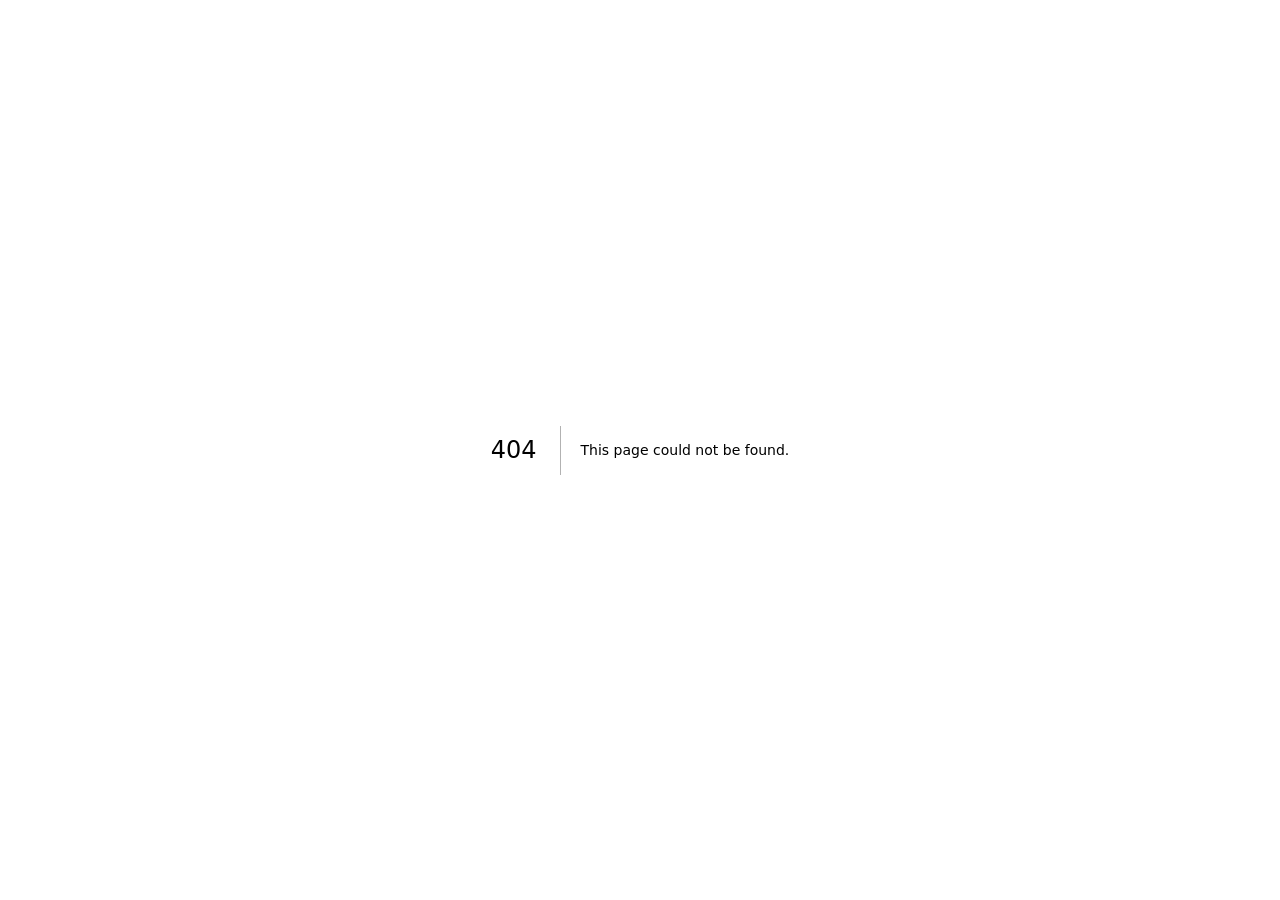
<file: 404/index.html>
<!DOCTYPE html><html lang="pt-BR" class="archivo_82b4ce48-module__BtWxZa__variable inter_14182dc0-module__Pagsoa__variable h-full antialiased"><head><meta charSet="utf-8"/><meta name="viewport" content="width=device-width, initial-scale=1"/><link rel="stylesheet" href="/_next/static/chunks/337nh451oqehw.css" data-precedence="next"/><link rel="preload" as="script" fetchPriority="low" href="/_next/static/chunks/2ymtjgm385lyd.js"/><script src="/_next/static/chunks/11jq0c2_zavac.js" async=""></script><script src="/_next/static/chunks/36lm--m0zwqtj.js" async=""></script><script src="/_next/static/chunks/3fml8gzzxf3lg.js" async=""></script><script src="/_next/static/chunks/turbopack-2r4ykho3_-o4j.js" async=""></script><script src="/_next/static/chunks/1u-c_pw6-wi_7.js" async="" crossorigin=""></script><script src="/_next/static/chunks/1i14r08ki9mo6.js" async="" crossorigin=""></script><meta name="robots" content="noindex"/><title>Oscar Silva | Candidato a Deputado Federal pelo PSDB-DF</title><meta name="description" content="Advogado, professor e ex-diretor da Ceasa e do Procon-DF. De Ceilândia, pelo Distrito Federal. Avança DF."/><meta name="robots" content="index, follow"/><meta property="og:title" content="Oscar Silva"/><meta property="og:description" content="Advogado, professor e ex-diretor da Ceasa e do Procon-DF. De Ceilândia, pelo Distrito Federal."/><meta property="og:locale" content="pt_BR"/><meta property="og:image" content="https://oscarsilva.com.br/images/hero-oscar.jpg"/><meta property="og:type" content="website"/><meta name="twitter:card" content="summary_large_image"/><meta name="twitter:title" content="Oscar Silva"/><meta name="twitter:description" content="Advogado, professor e ex-diretor da Ceasa e do Procon-DF. De Ceilândia, pelo Distrito Federal."/><meta name="twitter:image" content="https://oscarsilva.com.br/images/hero-oscar.jpg"/><link rel="icon" href="/favicon.ico?favicon.0g6tm0-c2ja_e.ico" sizes="32x32" type="image/x-icon"/><link rel="icon" href="/icon.svg?icon.3s-oxh_0a1uo5.svg" sizes="any" type="image/svg+xml"/><meta name="next-size-adjust" content=""/><title>404: This page could not be found.</title><script src="/_next/static/chunks/0cz1d0mv5g_q7.js" noModule=""></script></head><body class="min-h-full flex flex-col bg-paper text-ink"><div hidden=""><!--$--><!--/$--></div><script type="application/ld+json">{"@context":"https://schema.org","@type":"Person","name":"Oscar Silva","jobTitle":"Candidato a Deputado Federal","affiliation":{"@type":"PoliticalParty","name":"PSDB do Distrito Federal"},"url":"https://oscarsilva.com.br","image":"https://oscarsilva.com.br/images/hero-oscar.jpg","sameAs":["https://instagram.com/euoscarsilva"]}</script><div style="font-family:system-ui,&quot;Segoe UI&quot;,Roboto,Helvetica,Arial,sans-serif,&quot;Apple Color Emoji&quot;,&quot;Segoe UI Emoji&quot;;height:100vh;text-align:center;display:flex;flex-direction:column;align-items:center;justify-content:center"><div><style>body{color:#000;background:#fff;margin:0}.next-error-h1{border-right:1px solid rgba(0,0,0,.3)}@media (prefers-color-scheme:dark){body{color:#fff;background:#000}.next-error-h1{border-right:1px solid rgba(255,255,255,.3)}}</style><h1 class="next-error-h1" style="display:inline-block;margin:0 20px 0 0;padding:0 23px 0 0;font-size:24px;font-weight:500;vertical-align:top;line-height:49px">404</h1><div style="display:inline-block"><h2 style="font-size:14px;font-weight:400;line-height:49px;margin:0">This page could not be found.</h2></div></div></div><!--$--><!--/$--><script src="/_next/static/chunks/2ymtjgm385lyd.js" id="_R_" async=""></script><script>(self.__next_f=self.__next_f||[]).push([0])</script><script>self.__next_f.push([1,"1:\"$Sreact.fragment\"\n2:I[73871,[\"/_next/static/chunks/1u-c_pw6-wi_7.js\",\"/_next/static/chunks/1i14r08ki9mo6.js\"],\"ScrollRestore\"]\n3:I[39756,[\"/_next/static/chunks/1u-c_pw6-wi_7.js\",\"/_next/static/chunks/1i14r08ki9mo6.js\"],\"default\"]\n4:I[37457,[\"/_next/static/chunks/1u-c_pw6-wi_7.js\",\"/_next/static/chunks/1i14r08ki9mo6.js\"],\"default\"]\n5:I[48126,[\"/_next/static/chunks/1u-c_pw6-wi_7.js\",\"/_next/static/chunks/1i14r08ki9mo6.js\"],\"ScrollToTop\"]\n6:I[97367,[\"/_next/static/chunks/1u-c_pw6-wi_7.js\",\"/_next/static/chunks/1i14r08ki9mo6.js\"],\"OutletBoundary\"]\n7:\"$Sreact.suspense\"\na:I[97367,[\"/_next/static/chunks/1u-c_pw6-wi_7.js\",\"/_next/static/chunks/1i14r08ki9mo6.js\"],\"ViewportBoundary\"]\nc:I[97367,[\"/_next/static/chunks/1u-c_pw6-wi_7.js\",\"/_next/static/chunks/1i14r08ki9mo6.js\"],\"MetadataBoundary\"]\ne:I[68027,[\"/_next/static/chunks/1u-c_pw6-wi_7.js\",\"/_next/static/chunks/1i14r08ki9mo6.js\"],\"default\",1]\n:HL[\"/_next/static/chunks/337nh451oqehw.css\",\"style\"]\n9:X\n0:{\"P\":null,\"c\":[\"\",\"_not-found\",\"\"],\"q\":\"\",\"i\":false,\"f\":[[[\"\",{\"children\":[\"/_not-found\",{\"children\":[\"__PAGE__\",{},\"$undefined\",\"$undefined\",4608]},\"$undefined\",\"$undefined\",4608]},\"$undefined\",\"$undefined\",4624],[[\"$\",\"$1\",\"c\",{\"children\":[[[\"$\",\"link\",\"0\",{\"rel\":\"stylesheet\",\"href\":\"/_next/static/chunks/337nh451oqehw.css\",\"precedence\":\"next\",\"crossOrigin\":\"$undefined\",\"nonce\":\"$undefined\"}],[\"$\",\"script\",\"script-0\",{\"src\":\"/_next/static/chunks/1u-c_pw6-wi_7.js\",\"async\":true,\"nonce\":\"$undefined\"}],[\"$\",\"script\",\"script-1\",{\"src\":\"/_next/static/chunks/1i14r08ki9mo6.js\",\"async\":true,\"nonce\":\"$undefined\"}]],[\"$\",\"html\",null,{\"lang\":\"pt-BR\",\"className\":\"archivo_82b4ce48-module__BtWxZa__variable inter_14182dc0-module__Pagsoa__variable h-full antialiased\",\"children\":[\"$\",\"body\",null,{\"className\":\"min-h-full flex flex-col bg-paper text-ink\",\"children\":[[\"$\",\"script\",null,{\"type\":\"application/ld+json\",\"dangerouslySetInnerHTML\":{\"__html\":\"{\\\"@context\\\":\\\"https://schema.org\\\",\\\"@type\\\":\\\"Person\\\",\\\"name\\\":\\\"Oscar Silva\\\",\\\"jobTitle\\\":\\\"Candidato a Deputado Federal\\\",\\\"affiliation\\\":{\\\"@type\\\":\\\"PoliticalParty\\\",\\\"name\\\":\\\"PSDB do Distrito Federal\\\"},\\\"url\\\":\\\"https://oscarsilva.com.br\\\",\\\"image\\\":\\\"https://oscarsilva.com.br/images/hero-oscar.jpg\\\",\\\"sameAs\\\":[\\\"https://instagram.com/euoscarsilva\\\"]}\"}}],[\"$\",\"$L2\",null,{}],[\"$\",\"$L3\",null,{\"parallelRouterKey\":\"children\",\"error\":\"$undefined\",\"errorStyles\":\"$undefined\",\"errorScripts\":\"$undefined\",\"template\":[\"$\",\"$L4\",null,{}],\"templateStyles\":\"$undefined\",\"templateScripts\":\"$undefined\",\"notFound\":[[[\"$\",\"title\",null,{\"children\":\"404: This page could not be found.\"}],[\"$\",\"div\",null,{\"style\":{\"fontFamily\":\"system-ui,\\\"Segoe UI\\\",Roboto,Helvetica,Arial,sans-serif,\\\"Apple Color Emoji\\\",\\\"Segoe UI Emoji\\\"\",\"height\":\"100vh\",\"textAlign\":\"center\",\"display\":\"flex\",\"flexDirection\":\"column\",\"alignItems\":\"center\",\"justifyContent\":\"center\"},\"children\":[\"$\",\"div\",null,{\"children\":[[\"$\",\"style\",null,{\"dangerouslySetInnerHTML\":{\"__html\":\"body{color:#000;background:#fff;margin:0}.next-error-h1{border-right:1px solid rgba(0,0,0,.3)}@media (prefers-color-scheme:dark){body{color:#fff;background:#000}.next-error-h1{border-right:1px solid rgba(255,255,255,.3)}}\"}}],[\"$\",\"h1\",null,{\"className\":\"next-error-h1\",\"style\":{\"display\":\"inline-block\",\"margin\":\"0 20px 0 0\",\"padding\":\"0 23px 0 0\",\"fontSize\":24,\"fontWeight\":500,\"verticalAlign\":\"top\",\"lineHeight\":\"49px\"},\"children\":404}],[\"$\",\"div\",null,{\"style\":{\"display\":\"inline-block\"},\"children\":[\"$\",\"h2\",null,{\"style\":{\"fontSize\":14,\"fontWeight\":400,\"lineHeight\":\"49px\",\"margin\":0},\"children\":\"This page could not be found.\"}]}]]}]}]],[]],\"forbidden\":\"$undefined\",\"unauthorized\":\"$undefined\"}],[\"$\",\"$L5\",null,{}],[\"$undefined\",\"$undefined\"]]}]}]]}],{\"children\":[[\"$\",\"$1\",\"c\",{\"children\":[null,[\"$\",\"$L3\",null,{\"parallelRouterKey\":\"children\",\"error\":\"$undefined\",\"errorStyles\":\"$undefined\",\"errorScripts\":\"$undefined\",\"template\":[\"$\",\"$L4\",null,{}],\"templateStyles\":\"$undefined\",\"templateScripts\":\"$undefined\",\"notFound\":\"$undefined\",\"forbidden\":\"$undefined\",\"unauthorized\":\"$undefined\"}]]}],{\"children\":[[\"$\",\"$1\",\"c\",{\"children\":[[[\"$\",\"title\",null,{\"children\":\"404: This page could not be found.\"}],[\"$\",\"div\",null,{\"style\":\"$0:f:0:1:0:props:children:1:props:children:props:children:2:props:notFound:0:1:props:style\",\"children\":[\"$\",\"div\",null,{\"children\":[[\"$\",\"style\",null,{\"dangerouslySetInnerHTML\":{\"__html\":\"body{color:#000;background:#fff;margin:0}.next-error-h1{border-right:1px solid rgba(0,0,0,.3)}@media (prefers-color-scheme:dark){body{color:#fff;background:#000}.next-error-h1{border-right:1px solid rgba(255,255,255,.3)}}\"}}],[\"$\",\"h1\",null,{\"className\":\"next-error-h1\",\"style\":\"$0:f:0:1:0:props:children:1:props:children:props:children:2:props:notFound:0:1:props:children:props:children:1:props:style\",\"children\":404}],[\"$\",\"div\",null,{\"style\":\"$0:f:0:1:0:props:children:1:props:children:props:children:2:props:notFound:0:1:props:children:props:children:2:props:style\",\"children\":[\"$\",\"h2\",null,{\"style\":\"$0:f:0:1:0:props:children:1:props:children:props:children:2:props:notFound:0:1:props:children:props:children:2:props:children:props:style\",\"children\":\"This page could not be found.\"}]}]]}]}]],null,[\"$\",\"$L6\",null,{\"children\":[\"$\",\"$7\",null,{\"name\":\"Next.MetadataOutlet\",\"children\":\"$@8\"}]}]]}],{},null,false,null]},null,false,\"$9\"]},null,false,null],[\"$\",\"$1\",\"h\",{\"children\":[[\"$\",\"meta\",null,{\"name\":\"robots\",\"content\":\"noindex\"}],[\"$\",\"$La\",null,{\"children\":\"$Lb\"}],[\"$\",\"div\",null,{\"hidden\":true,\"children\":[\"$\",\"$Lc\",null,{\"children\":[\"$\",\"$7\",null,{\"name\":\"Next.Metadata\",\"children\":\"$Ld\"}]}]}],[\"$\",\"meta\",null,{\"name\":\"next-size-adjust\",\"content\":\"\"}]]}],false]],\"m\":\"$undefined\",\"G\":[\"$e\",[[\"$\",\"link\",\"0\",{\"rel\":\"stylesheet\",\"href\":\"/_next/static/chunks/337nh451oqehw.css\",\"precedence\":\"next\",\"crossOrigin\":\"$undefined\",\"nonce\":\"$undefined\"}]]],\"S\":true,\"h\":null,\"r\":\"$undefined\",\"s\":\"$undefined\",\"a\":\"$undefined\",\"l\":\"$undefined\",\"p\":\"$undefined\",\"d\":\"$undefined\",\"b\":\"XicIV6jlo9Nabn1YovQ6U\"}\n9:C\nb:[[\"$\",\"meta\",\"0\",{\"charSet\":\"utf-8\"}],[\"$\",\"meta\",\"1\",{\"name\":\"viewport\",\"content\":\"width=device-width, initial-scale=1\"}]]\nf:I[27201,[\"/_next/static/chunks/1u-c_pw6-wi_7.js\",\"/_next/static/chunks/1i14r08ki9mo6.js\"],\"IconMark\"]\n8:null\nd:[[\"$\",\"title\",\"0\",{\"children\":\"Oscar Silva | Candidato a Deputado Federal pelo PSDB-DF\"}],[\"$\",\"meta\",\"1\",{\"name\":\"description\",\"content\":\"Advogado, professor e ex-diretor da Ceasa e do Procon-DF. De Ceilândia, pelo Distrito Federal. Avança DF.\"}],[\"$\",\"meta\",\"2\",{\"name\":\"robots\",\"content\":\"index, follow\"}],[\"$\",\"meta\",\"3\",{\"property\":\"og:title\",\"content\":\"Oscar Silva\"}],[\"$\",\"meta\",\"4\",{\"property\":\"og:description\",\"content\":\"Advogado, professor e ex-diretor da Ceasa e do Procon-DF. De Ceilândia, pelo Distrito Federal.\"}],[\"$\",\"meta\",\"5\",{\"property\":\"og:locale\",\"content\":\"pt_BR\"}],[\"$\",\"meta\",\"6\",{\"property\":\"og:image\",\"content\":\"https://oscarsilva.com.br/images/hero-oscar.jpg\"}],[\"$\",\"meta\",\"7\",{\"property\":\"og:type\",\"content\":\"website\"}],[\"$\",\"meta\",\"8\",{\"name\":\"twitter:card\",\"content\":\"summary_large_image\"}],[\"$\",\"meta\",\"9\",{\"name\":\"twitter:title\",\"content\":\"Oscar Silva\"}],[\"$\",\"meta\",\"10\",{\"name\":\"twitter:description\",\"content\":\"Advogado, professor e ex-diretor da Ceasa e do Procon-DF. De Ceilândia, pelo Distrito Federal.\"}],[\"$\",\"meta\",\"11\",{\"name\":\"twitter:image\",\"content\":\"https://oscarsilva.com.br/images/hero-oscar.jpg\"}],[\"$\",\"link\",\"12\",{\"rel\":\"icon\",\"href\":\"/favicon.ico?favicon.0g6tm0-c2ja_e.ico\",\"sizes\":\"32x32\",\"type\":\"image/x-icon\"}],[\"$\",\"link\",\"13\",{\"rel\":\"icon\",\"href\":\"/icon.svg?icon.3s-oxh_0a1uo5.svg\",\"sizes\":\"any\",\"type\":\"image/svg+xml\"}],[\"$\",\"$Lf\",\"14\",{}]]\n"])</script></body></html>
</file>
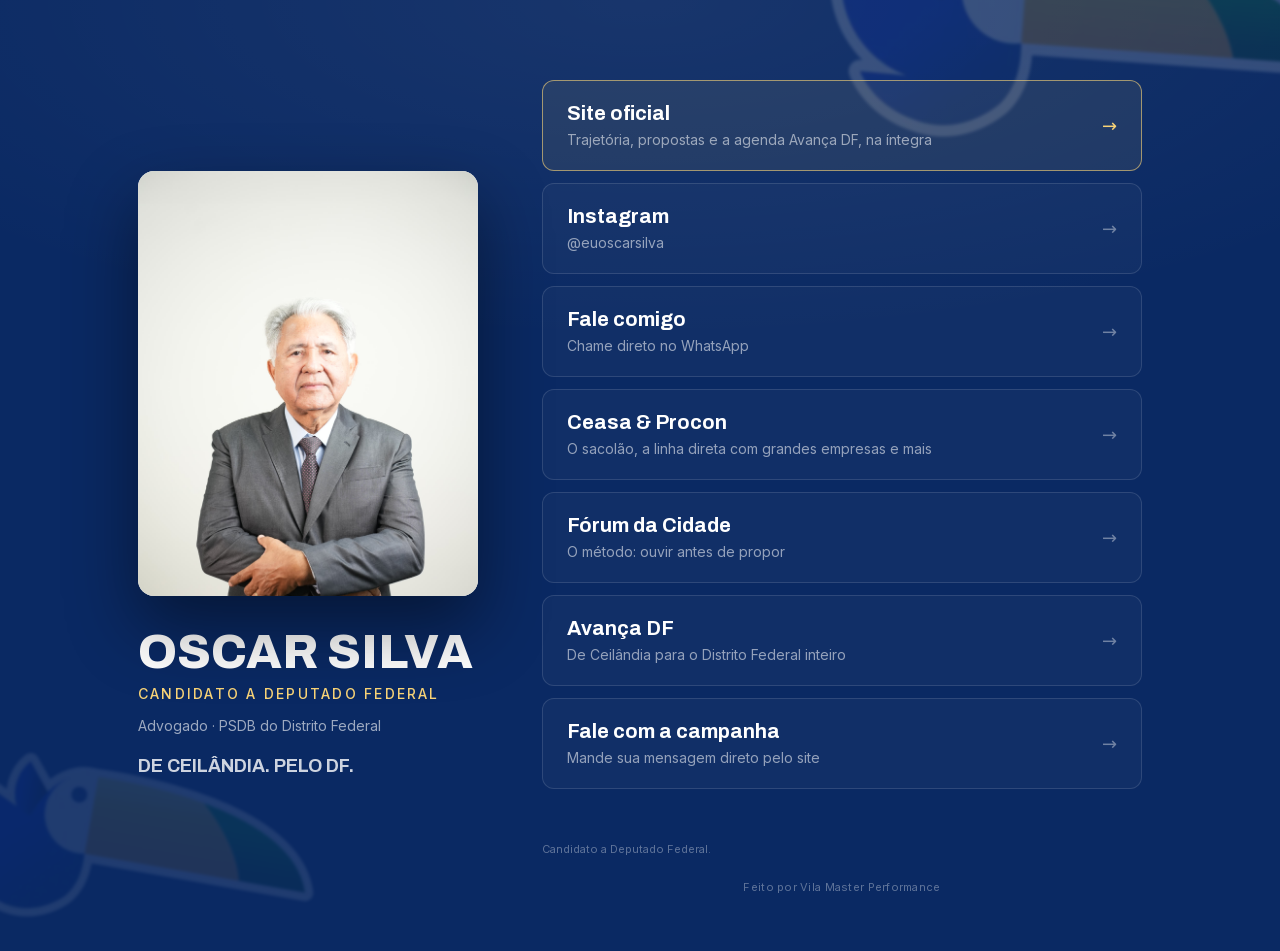
<file: links/index.html>
<!DOCTYPE html><html lang="pt-BR" class="archivo_82b4ce48-module__BtWxZa__variable inter_14182dc0-module__Pagsoa__variable h-full antialiased"><head><meta charSet="utf-8"/><meta name="viewport" content="width=device-width, initial-scale=1"/><link rel="preload" href="/_next/static/media/75affa71d1e2f6a7-s.p.17-aodiw50953.woff2" as="font" crossorigin="" type="font/woff2"/><link rel="preload" href="/_next/static/media/83afe278b6a6bb3c-s.p.2bn3s6zvc0dyp.woff2" as="font" crossorigin="" type="font/woff2"/><link rel="preload" as="image" href="/images/psdb-toucan-only.png"/><link rel="preload" as="image" href="/images/hero-oscar.jpg"/><link rel="stylesheet" href="/_next/static/chunks/337nh451oqehw.css" data-precedence="next"/><link rel="preload" as="script" fetchPriority="low" href="/_next/static/chunks/2ymtjgm385lyd.js"/><script src="/_next/static/chunks/11jq0c2_zavac.js" async=""></script><script src="/_next/static/chunks/36lm--m0zwqtj.js" async=""></script><script src="/_next/static/chunks/3fml8gzzxf3lg.js" async=""></script><script src="/_next/static/chunks/turbopack-2r4ykho3_-o4j.js" async=""></script><script src="/_next/static/chunks/1u-c_pw6-wi_7.js" async="" crossorigin=""></script><script src="/_next/static/chunks/1i14r08ki9mo6.js" async="" crossorigin=""></script><script src="/_next/static/chunks/1vjt7d_-4nsnk.js" async="" crossorigin=""></script><title>Oscar Silva | Oscar Silva</title><meta name="description" content="De Ceilândia. Pelo DF."/><meta name="robots" content="noindex, nofollow"/><meta property="og:title" content="Oscar Silva"/><meta property="og:description" content="Advogado, professor e ex-diretor da Ceasa e do Procon-DF. De Ceilândia, pelo Distrito Federal."/><meta property="og:locale" content="pt_BR"/><meta property="og:image" content="https://oscarsilva.com.br/images/hero-oscar.jpg"/><meta property="og:type" content="website"/><meta name="twitter:card" content="summary_large_image"/><meta name="twitter:title" content="Oscar Silva"/><meta name="twitter:description" content="Advogado, professor e ex-diretor da Ceasa e do Procon-DF. De Ceilândia, pelo Distrito Federal."/><meta name="twitter:image" content="https://oscarsilva.com.br/images/hero-oscar.jpg"/><link rel="icon" href="/favicon.ico?favicon.0g6tm0-c2ja_e.ico" sizes="32x32" type="image/x-icon"/><link rel="icon" href="/icon.svg?icon.3s-oxh_0a1uo5.svg" sizes="any" type="image/svg+xml"/><meta name="next-size-adjust" content=""/><script src="/_next/static/chunks/0cz1d0mv5g_q7.js" noModule=""></script></head><body class="min-h-full flex flex-col bg-paper text-ink"><div hidden=""><!--$--><!--/$--></div><script type="application/ld+json">{"@context":"https://schema.org","@type":"Person","name":"Oscar Silva","jobTitle":"Candidato a Deputado Federal","affiliation":{"@type":"PoliticalParty","name":"PSDB do Distrito Federal"},"url":"https://oscarsilva.com.br","image":"https://oscarsilva.com.br/images/hero-oscar.jpg","sameAs":["https://instagram.com/euoscarsilva"]}</script><div class="relative min-h-[100dvh] overflow-hidden bg-navy text-paper"><div class="pointer-events-none absolute inset-0" style="background:radial-gradient(120% 60% at 50% 0%, rgba(255,255,255,0.06), transparent 60%)" aria-hidden="true"></div><img alt="" aria-hidden="true" width="1400" height="525" decoding="async" data-nimg="1" class="pointer-events-none absolute -right-[18%] -top-[6%] w-[92%] max-w-[760px] rotate-[4deg] opacity-[0.16] blur-[1.5px] sm:-right-[12%] sm:w-[70%] sm:max-w-[620px] lg:-right-[6%] lg:top-[-8%] lg:w-[46%] lg:max-w-[720px]" style="color:transparent" src="/images/psdb-toucan-only.png"/><img alt="" aria-hidden="true" loading="lazy" width="1400" height="525" decoding="async" data-nimg="1" class="pointer-events-none absolute -left-[26%] bottom-[8%] w-[80%] max-w-[560px] rotate-[10deg] opacity-[0.09] blur-[1.5px] sm:bottom-[4%] sm:w-[58%] sm:max-w-[480px] lg:left-[-8%] lg:bottom-[2%] lg:w-[34%] lg:max-w-[460px]" style="color:transparent" src="/images/psdb-toucan-only.png"/><div class="relative mx-auto flex min-h-[100dvh] max-w-[1100px] flex-col px-6 pb-14 pt-14 sm:px-8 lg:flex-row lg:items-center lg:gap-16 lg:px-12 lg:py-20"><div class="w-full shrink-0 lg:max-w-[340px] lg:self-center" style="opacity:0;transform:translateY(24px)"><div class="relative mx-auto aspect-[4/5] w-[72%] max-w-[300px] overflow-hidden rounded-2xl bg-navy-tint shadow-[0_30px_70px_rgba(0,0,0,0.45)] sm:w-[52%] lg:w-full lg:max-w-none"><img alt="Oscar Silva, advogado e candidato a deputado federal" decoding="async" data-nimg="fill" class="object-cover object-top" style="position:absolute;height:100%;width:100%;left:0;top:0;right:0;bottom:0;color:transparent" src="/images/hero-oscar.jpg"/></div><div class="mx-auto mt-6 max-w-[280px] text-center lg:mx-0 lg:mt-8 lg:max-w-none lg:text-left"><h1 class="font-display text-4xl font-extrabold uppercase leading-none text-paper lg:text-5xl">Oscar Silva</h1><p class="mt-2 text-sm font-medium uppercase tracking-[0.16em] text-gold-soft">Candidato a Deputado Federal</p><p class="mt-3 text-sm text-paper/60">Advogado<!-- --> · <!-- -->PSDB do Distrito Federal</p><p class="mt-4 font-display text-lg font-bold uppercase text-paper/80">De Ceilândia. Pelo DF.</p></div></div><nav class="mt-10 flex w-full flex-col gap-3 lg:mt-0" aria-label="Links principais"><div style="opacity:0;transform:translateY(24px)"><a href="/" class="group flex items-center justify-between gap-4 rounded-xl border border-gold-soft/60 bg-gold-soft/[0.08] px-6 py-5 transition-colors hover:bg-gold-soft/[0.14]"><span><span class="block font-display text-xl font-bold leading-tight text-paper">Site oficial</span><span class="mt-1 block text-sm text-paper/55">Trajetória, propostas e a agenda Avança DF, na íntegra</span></span><span aria-hidden="true" class="font-display text-lg text-gold-soft transition-transform group-hover:translate-x-1">→</span></a></div><div style="opacity:0;transform:translateY(24px)"><a href="https://instagram.com/euoscarsilva" target="_blank" rel="noreferrer" class="group flex items-center justify-between gap-4 rounded-xl border border-paper/12 bg-paper/[0.03] px-6 py-5 transition-colors hover:border-paper/25 hover:bg-paper/[0.07]"><span><span class="block font-display text-xl font-bold leading-tight text-paper">Instagram</span><span class="mt-1 block text-sm text-paper/55">@euoscarsilva</span></span><span aria-hidden="true" class="font-display text-lg text-paper/40 transition-transform group-hover:translate-x-1 group-hover:text-paper/70">→</span></a></div><div style="opacity:0;transform:translateY(24px)"><a href="https://wa.me/5561999758811" target="_blank" rel="noreferrer" class="group flex items-center justify-between gap-4 rounded-xl border border-paper/12 bg-paper/[0.03] px-6 py-5 transition-colors hover:border-paper/25 hover:bg-paper/[0.07]"><span><span class="block font-display text-xl font-bold leading-tight text-paper">Fale comigo</span><span class="mt-1 block text-sm text-paper/55">Chame direto no WhatsApp</span></span><span aria-hidden="true" class="font-display text-lg text-paper/40 transition-transform group-hover:translate-x-1 group-hover:text-paper/70">→</span></a></div><div style="opacity:0;transform:translateY(24px)"><a href="/#feitos" class="group flex items-center justify-between gap-4 rounded-xl border border-paper/12 bg-paper/[0.03] px-6 py-5 transition-colors hover:border-paper/25 hover:bg-paper/[0.07]"><span><span class="block font-display text-xl font-bold leading-tight text-paper">Ceasa &amp; Procon</span><span class="mt-1 block text-sm text-paper/55">O sacolão, a linha direta com grandes empresas e mais</span></span><span aria-hidden="true" class="font-display text-lg text-paper/40 transition-transform group-hover:translate-x-1 group-hover:text-paper/70">→</span></a></div><div style="opacity:0;transform:translateY(24px)"><a href="/#forum" class="group flex items-center justify-between gap-4 rounded-xl border border-paper/12 bg-paper/[0.03] px-6 py-5 transition-colors hover:border-paper/25 hover:bg-paper/[0.07]"><span><span class="block font-display text-xl font-bold leading-tight text-paper">Fórum da Cidade</span><span class="mt-1 block text-sm text-paper/55">O método: ouvir antes de propor</span></span><span aria-hidden="true" class="font-display text-lg text-paper/40 transition-transform group-hover:translate-x-1 group-hover:text-paper/70">→</span></a></div><div style="opacity:0;transform:translateY(24px)"><a href="/#avanca-df" class="group flex items-center justify-between gap-4 rounded-xl border border-paper/12 bg-paper/[0.03] px-6 py-5 transition-colors hover:border-paper/25 hover:bg-paper/[0.07]"><span><span class="block font-display text-xl font-bold leading-tight text-paper">Avança DF</span><span class="mt-1 block text-sm text-paper/55">De Ceilândia para o Distrito Federal inteiro</span></span><span aria-hidden="true" class="font-display text-lg text-paper/40 transition-transform group-hover:translate-x-1 group-hover:text-paper/70">→</span></a></div><div style="opacity:0;transform:translateY(24px)"><a href="/#contato" class="group flex items-center justify-between gap-4 rounded-xl border border-paper/12 bg-paper/[0.03] px-6 py-5 transition-colors hover:border-paper/25 hover:bg-paper/[0.07]"><span><span class="block font-display text-xl font-bold leading-tight text-paper">Fale com a campanha</span><span class="mt-1 block text-sm text-paper/55">Mande sua mensagem direto pelo site</span></span><span aria-hidden="true" class="font-display text-lg text-paper/40 transition-transform group-hover:translate-x-1 group-hover:text-paper/70">→</span></a></div><div style="opacity:0;transform:translateY(24px)"><p class="mt-4 text-center text-[11px] leading-relaxed text-paper/35 lg:text-left">Candidato a Deputado Federal<!-- -->.</p></div><div style="opacity:0;transform:translateY(24px)"><div class="mt-2 text-center lg:text-left"><a href="https://www.instagram.com/villamasterperformance/" target="_blank" rel="noreferrer" class="block text-center text-[11px] tracking-wide text-paper/35 transition-colors hover:text-paper/70">Feito por Vila Master Performance</a></div></div></nav></div></div><!--$--><!--/$--><script src="/_next/static/chunks/2ymtjgm385lyd.js" id="_R_" async=""></script><script>(self.__next_f=self.__next_f||[]).push([0])</script><script>self.__next_f.push([1,"1:\"$Sreact.fragment\"\n2:I[73871,[\"/_next/static/chunks/1u-c_pw6-wi_7.js\",\"/_next/static/chunks/1i14r08ki9mo6.js\"],\"ScrollRestore\"]\n3:I[39756,[\"/_next/static/chunks/1u-c_pw6-wi_7.js\",\"/_next/static/chunks/1i14r08ki9mo6.js\"],\"default\"]\n4:I[37457,[\"/_next/static/chunks/1u-c_pw6-wi_7.js\",\"/_next/static/chunks/1i14r08ki9mo6.js\"],\"default\"]\n5:I[48126,[\"/_next/static/chunks/1u-c_pw6-wi_7.js\",\"/_next/static/chunks/1i14r08ki9mo6.js\"],\"ScrollToTop\"]\n6:I[85437,[\"/_next/static/chunks/1u-c_pw6-wi_7.js\",\"/_next/static/chunks/1i14r08ki9mo6.js\",\"/_next/static/chunks/1vjt7d_-4nsnk.js\"],\"Image\"]\n7:I[49005,[\"/_next/static/chunks/1u-c_pw6-wi_7.js\",\"/_next/static/chunks/1i14r08ki9mo6.js\",\"/_next/static/chunks/1vjt7d_-4nsnk.js\"],\"Reveal\"]\nf:I[68027,[\"/_next/static/chunks/1u-c_pw6-wi_7.js\",\"/_next/static/chunks/1i14r08ki9mo6.js\"],\"default\",1]\n:HL[\"/_next/static/chunks/337nh451oqehw.css\",\"style\"]\n:HL[\"/_next/static/media/75affa71d1e2f6a7-s.p.17-aodiw50953.woff2\",\"font\",{\"crossOrigin\":\"\",\"type\":\"font/woff2\"}]\n:HL[\"/_next/static/media/83afe278b6a6bb3c-s.p.2bn3s6zvc0dyp.woff2\",\"font\",{\"crossOrigin\":\"\",\"type\":\"font/woff2\"}]\nd:X\n0:{\"P\":null,\"c\":[\"\",\"links\",\"\"],\"q\":\"\",\"i\":false,\"f\":[[[\"\",{\"children\":[\"links\",{\"children\":[\"__PAGE__\",{},\"$undefined\",\"$undefined\",4608]},\"$undefined\",\"$undefined\",4608]},\"$undefined\",\"$undefined\",4624],[[\"$\",\"$1\",\"c\",{\"children\":[[[\"$\",\"link\",\"0\",{\"rel\":\"stylesheet\",\"href\":\"/_next/static/chunks/337nh451oqehw.css\",\"precedence\":\"next\",\"crossOrigin\":\"$undefined\",\"nonce\":\"$undefined\"}],[\"$\",\"script\",\"script-0\",{\"src\":\"/_next/static/chunks/1u-c_pw6-wi_7.js\",\"async\":true,\"nonce\":\"$undefined\"}],[\"$\",\"script\",\"script-1\",{\"src\":\"/_next/static/chunks/1i14r08ki9mo6.js\",\"async\":true,\"nonce\":\"$undefined\"}]],[\"$\",\"html\",null,{\"lang\":\"pt-BR\",\"className\":\"archivo_82b4ce48-module__BtWxZa__variable inter_14182dc0-module__Pagsoa__variable h-full antialiased\",\"children\":[\"$\",\"body\",null,{\"className\":\"min-h-full flex flex-col bg-paper text-ink\",\"children\":[[\"$\",\"script\",null,{\"type\":\"application/ld+json\",\"dangerouslySetInnerHTML\":{\"__html\":\"{\\\"@context\\\":\\\"https://schema.org\\\",\\\"@type\\\":\\\"Person\\\",\\\"name\\\":\\\"Oscar Silva\\\",\\\"jobTitle\\\":\\\"Candidato a Deputado Federal\\\",\\\"affiliation\\\":{\\\"@type\\\":\\\"PoliticalParty\\\",\\\"name\\\":\\\"PSDB do Distrito Federal\\\"},\\\"url\\\":\\\"https://oscarsilva.com.br\\\",\\\"image\\\":\\\"https://oscarsilva.com.br/images/hero-oscar.jpg\\\",\\\"sameAs\\\":[\\\"https://instagram.com/euoscarsilva\\\"]}\"}}],[\"$\",\"$L2\",null,{}],[\"$\",\"$L3\",null,{\"parallelRouterKey\":\"children\",\"error\":\"$undefined\",\"errorStyles\":\"$undefined\",\"errorScripts\":\"$undefined\",\"template\":[\"$\",\"$L4\",null,{}],\"templateStyles\":\"$undefined\",\"templateScripts\":\"$undefined\",\"notFound\":[[[\"$\",\"title\",null,{\"children\":\"404: This page could not be found.\"}],[\"$\",\"div\",null,{\"style\":{\"fontFamily\":\"system-ui,\\\"Segoe UI\\\",Roboto,Helvetica,Arial,sans-serif,\\\"Apple Color Emoji\\\",\\\"Segoe UI Emoji\\\"\",\"height\":\"100vh\",\"textAlign\":\"center\",\"display\":\"flex\",\"flexDirection\":\"column\",\"alignItems\":\"center\",\"justifyContent\":\"center\"},\"children\":[\"$\",\"div\",null,{\"children\":[[\"$\",\"style\",null,{\"dangerouslySetInnerHTML\":{\"__html\":\"body{color:#000;background:#fff;margin:0}.next-error-h1{border-right:1px solid rgba(0,0,0,.3)}@media (prefers-color-scheme:dark){body{color:#fff;background:#000}.next-error-h1{border-right:1px solid rgba(255,255,255,.3)}}\"}}],[\"$\",\"h1\",null,{\"className\":\"next-error-h1\",\"style\":{\"display\":\"inline-block\",\"margin\":\"0 20px 0 0\",\"padding\":\"0 23px 0 0\",\"fontSize\":24,\"fontWeight\":500,\"verticalAlign\":\"top\",\"lineHeight\":\"49px\"},\"children\":404}],[\"$\",\"div\",null,{\"style\":{\"display\":\"inline-block\"},\"children\":[\"$\",\"h2\",null,{\"style\":{\"fontSize\":14,\"fontWeight\":400,\"lineHeight\":\"49px\",\"margin\":0},\"children\":\"This page could not be found.\"}]}]]}]}]],[]],\"forbidden\":\"$undefined\",\"unauthorized\":\"$undefined\"}],[\"$\",\"$L5\",null,{}],[\"$undefined\",\"$undefined\"]]}]}]]}],{\"children\":[[\"$\",\"$1\",\"c\",{\"children\":[null,[\"$\",\"$L3\",null,{\"parallelRouterKey\":\"children\",\"error\":\"$undefined\",\"errorStyles\":\"$undefined\",\"errorScripts\":\"$undefined\",\"template\":[\"$\",\"$L4\",null,{}],\"templateStyles\":\"$undefined\",\"templateScripts\":\"$undefined\",\"notFound\":\"$undefined\",\"forbidden\":\"$undefined\",\"unauthorized\":\"$undefined\"}]]}],{\"children\":[[\"$\",\"$1\",\"c\",{\"children\":[[\"$\",\"div\",null,{\"className\":\"relative min-h-[100dvh] overflow-hidden bg-navy text-paper\",\"children\":[[\"$\",\"div\",null,{\"className\":\"pointer-events-none absolute inset-0\",\"style\":{\"background\":\"radial-gradient(120% 60% at 50% 0%, rgba(255,255,255,0.06), transparent 60%)\"},\"aria-hidden\":true}],[[\"$\",\"$L6\",null,{\"src\":\"/images/psdb-toucan-only.png\",\"alt\":\"\",\"aria-hidden\":true,\"width\":1400,\"height\":525,\"priority\":true,\"className\":\"pointer-events-none absolute -right-[18%] -top-[6%] w-[92%] max-w-[760px] rotate-[4deg] opacity-[0.16] blur-[1.5px] sm:-right-[12%] sm:w-[70%] sm:max-w-[620px] lg:-right-[6%] lg:top-[-8%] lg:w-[46%] lg:max-w-[720px]\"}],[\"$\",\"$L6\",null,{\"src\":\"/images/psdb-toucan-only.png\",\"alt\":\"\",\"aria-hidden\":true,\"width\":1400,\"height\":525,\"className\":\"pointer-events-none absolute -left-[26%] bottom-[8%] w-[80%] max-w-[560px] rotate-[10deg] opacity-[0.09] blur-[1.5px] sm:bottom-[4%] sm:w-[58%] sm:max-w-[480px] lg:left-[-8%] lg:bottom-[2%] lg:w-[34%] lg:max-w-[460px]\"}]],[\"$\",\"div\",null,{\"className\":\"relative mx-auto flex min-h-[100dvh] max-w-[1100px] flex-col px-6 pb-14 pt-14 sm:px-8 lg:flex-row lg:items-center lg:gap-16 lg:px-12 lg:py-20\",\"children\":[[\"$\",\"$L7\",null,{\"className\":\"w-full shrink-0 lg:max-w-[340px] lg:self-center\",\"children\":[[\"$\",\"div\",null,{\"className\":\"relative mx-auto aspect-[4/5] w-[72%] max-w-[300px] overflow-hidden rounded-2xl bg-navy-tint shadow-[0_30px_70px_rgba(0,0,0,0.45)] sm:w-[52%] lg:w-full lg:max-w-none\",\"children\":\"$L8\"}],\"$L9\"]}],\"$La\"]}]]}],[\"$Lb\"],\"$Lc\"]}],{},null,false,null]},null,false,\"$d\"]},null,false,null],\"$Le\",false]],\"m\":\"$undefined\",\"G\":[\"$f\",[\"$L10\"]],\"S\":true,\"h\":null,\"r\":\"$undefined\",\"s\":\"$undefined\",\"a\":\"$undefined\",\"l\":\"$undefined\",\"p\":\"$undefined\",\"d\":\"$undefined\",\"b\":\"XicIV6jlo9Nabn1YovQ6U\"}\n16:I[97367,[\"/_next/static/chunks/1u-c_pw6-wi_7.js\",\"/_next/static/chunks/1i14r08ki9mo6.js\"],\"OutletBoundary\"]\n17:\"$Sreact.suspense\"\n19:I[97367,[\"/_next/static/chunks/1u-c_pw6-wi_7.js\",\"/_next/static/chunks/1i14r08ki9mo6.js\"],\"ViewportBoundary\"]\n1b:I[97367,[\"/_next/static/chunks/1u-c_pw6-wi_7.js\",\"/_next/static/chunks/1i14r08ki9mo6.js\"],\"MetadataBoundary\"]\n8:[\"$\",\"$L6\",null,{\"src\":\"/images/hero-oscar.jpg\",\"alt\":\"Oscar Silva, advogado e candidato a deputado federal\",\"fill\":true,\"priority\":true,\"sizes\":\"(min-width: 1024px) 340px, 72vw\",\"className\":\"object-cover object-top\"}]\n9:[\"$\",\"div\",null,{\"className\":\"mx-auto mt-6 max-w-[280px] text-center lg:mx-0 lg:mt-8 lg:max-w-none lg:text-left\",\"children\":[[\"$\",\"h1\",null,{\"className\":\"font-display text-4xl font-extrabold uppercase leading-none text-paper lg:text-5xl\",\"children\":\"Oscar Silva\"}],[\"$\",\"p\",null,{\"className\":\"mt-2 text-sm font-medium uppercase tracking-[0.16em] text-gold-soft\",\"children\":\"Candidato a Deputado Federal\"}],[\"$\",\"p\",null,{\"className\":\"mt-3 text-sm text-paper/60\",\"children\":[\"Advogado\",\" · \",\"PSDB do Distrito Federal\"]}],[\"$\",\"p\",null,{\"className\":\"mt-4 font-display text-lg font-bold uppercase text-paper/80\",\"children\":\"De Ceilândia. Pelo DF.\"}]]}]\na:[\"$\",\"nav\",null,{\"className\":\"mt-10 flex w-full flex-col gap-3 lg:mt-0\",\"aria-label\":\"Links principais\",\"children\":[[[\"$\",\"$L7\",\"Site oficial\",{\"delay\":0.08,\"children\":[\"$\",\"a\",null,{\"href\":\"/\",\"target\":\"$undefined\",\"rel\":\"$undefined\",\"className\":\"group flex items-center justify-between gap-4 rounded-xl border border-gold-soft/60 bg-gold-soft/[0.08] px-6 py-5 transition-colors hover:bg-gold-soft/[0.14]\",\"children\":[[\"$\",\"span\",null,{\"children\":[[\"$\",\"span\",null,{\"className\":\"block font-display text-xl font-bold leading-tight text-paper\",\"children\":\"Site oficial\"}],[\"$\",\"span\",null,{\"className\":\"mt-1 block text-sm text-paper/55\",\"children\":\"Trajetória, propostas e a agenda Avança DF, na íntegra\"}]]}],[\"$\",\"span\",null,{\"aria-hidden\":true,\"className\":\"font-display text-lg text-gold-soft transition-transform group-hover:translate-x-1\",\"children\":\"→\"}]]}]}],[\"$\",\"$L7\",\"Instagram\",{\"delay\":0.14,\"children\":[\"$\",\"a\",null,{\"href\":\"https://instagram.com/euoscarsilva\",\"target\":\"_blank\",\"rel\":\"noreferrer\",\"className\":\"group flex items-center justify-between gap-4 rounded-xl border border-paper/12 bg-paper/[0.03] px-6 py-5 transition-colors hover:border-paper/25 hover:bg-paper/[0.07]\",\"children\":[[\"$\",\"span\",null,{\"children\":[[\"$\",\"span\",null,{\"className\":\"block font-display text-xl font-bold leading-tight text-paper\",\"children\":\"Instagram\"}],[\"$\",\"span\",null,{\"className\":\"mt-1 block text-sm text-paper/55\",\"children\":\"@euoscarsilva\"}]]}],[\"$\",\"span\",null,{\"aria-hidden\":true,\"className\":\"font-display text-lg text-paper/40 transition-transform group-hover:translate-x-1 group-hover:text-paper/70\",\"children\":\"→\"}]]}]}],[\"$\",\"$L7\",\"Fale comigo\",{\"delay\":0.2,\"children\":[\"$\",\"a\",null,{\"href\":\"https://wa.me/5561999758811\",\"target\":\"_blank\",\"rel\":\"noreferrer\",\"className\":\"group flex items-center justify-between gap-4 rounded-xl border border-paper/12 bg-paper/[0.03] px-6 py-5 transition-colors hover:border-paper/25 hover:bg-paper/[0.07]\",\"children\":[[\"$\",\"span\",null,{\"children\":[[\"$\",\"span\",null,{\"className\":\"block font-display text-xl font-bold leading-tight text-paper\",\"children\":\"Fale comigo\"}],[\"$\",\"span\",null,{\"className\":\"mt-1 block text-sm text-paper/55\",\"children\":\"Chame direto no WhatsApp\"}]]}],[\"$\",\"span\",null,{\"aria-hidden\":true,\"className\":\"font-display text-lg text-paper/40 transition-transform group-hover:translate-x-1 group-hover:text-paper/70\",\"children\":\"→\"}]]}]}],[\"$\",\"$L7\",\"Ceasa \u0026 Procon\",{\"delay\":0.26,\"children\":[\"$\",\"a\",null,{\"href\":\"/#feitos\",\"target\":\"$undefined\",\"rel\":\"$undefined\",\"className\":\"group flex items-center justify-between gap-4 rounded-xl border border-paper/12 bg-paper/[0.03] px-6 py-5 transition-colors hover:border-paper/25 hover:bg-paper/[0.07]\",\"children\":[[\"$\",\"span\",null,{\"children\":[[\"$\",\"span\",null,{\"className\":\"block font-display text-xl font-bold leading-tight text-paper\",\"children\":\"Ceasa \u0026 Procon\"}],[\"$\",\"span\",null,{\"className\":\"mt-1 block text-sm text-paper/55\",\"children\":\"O sacolão, a linha direta com grandes empresas e mais\"}]]}],[\"$\",\"span\",null,{\"aria-hidden\":true,\"className\":\"font-display text-lg text-paper/40 transition-transform group-hover:translate-x-1 group-hover:text-paper/70\",\"children\":\"→\"}]]}]}],[\"$\",\"$L7\",\"Fórum da Cidade\",{\"delay\":0.32,\"children\":[\"$\",\"a\",null,{\"href\":\"/#forum\",\"target\":\"$undefined\",\"rel\":\"$undefined\",\"className\":\"group flex items-center justify-between gap-4 rounded-xl border border-paper/12 bg-paper/[0.03] px-6 py-5 transition-colors hover:border-paper/25 hover:bg-paper/[0.07]\",\"children\":[[\"$\",\"span\",null,{\"children\":[[\"$\",\"span\",null,{\"className\":\"block font-display text-xl font-bold leading-tight text-paper\",\"children\":\"Fórum da Cidade\"}],[\"$\",\"span\",null,{\"className\":\"mt-1 block text-sm text-paper/55\",\"children\":\"O método: ouvir antes de propor\"}]]}],[\"$\",\"span\",null,{\"aria-hidden\":true,\"className\":\"font-display text-lg text-paper/40 transition-transform group-hover:translate-x-1 group-hover:text-paper/70\",\"children\":\"→\"}]]}]}],[\"$\",\"$L7\",\"Avança DF\",{\"delay\":0.38,\"children\":[\"$\",\"a\",null,{\"href\":\"/#avanca-df\",\"target\":\"$undefined\",\"rel\":\"$undefined\",\"className\":\"group flex items-center justify-between gap-4 rounded-xl border border-paper/12 bg-paper/[0.03] px-6 py-5 transition-colors hover:border-paper/25 hover:bg-paper/[0.07]\",\"children\":[\"$L11\",\"$L12\"]}]}],\"$L13\"],\"$L14\",\"$L15\"]}]\nb:[\"$\",\"script\",\"script-0\",{\"src\":\"/_next/static/chunks/1vjt7d_-4nsnk.js\",\"async\":true,\"nonce\":\"$undefined\"}]\nc:[\"$\",\"$L16\",null,{\"children\":[\"$\",\"$17\",null,{\"name\":\"Next.MetadataOutlet\",\"children\":\"$@18\"}]}]\ne:[\"$\",\"$1\",\"h\",{\"children\":[null,[\"$\",\"$L19\",null,{\"children\":\"$L1a\"}],[\"$\",\"div\",null,{\"hidden\":true,\"children\":[\"$\",\"$L1b\",null,{\"children\":[\"$\",\"$17\",null,{\"name\":\"Next.Metadata\",\"children\":\"$L1c\"}]}]}],[\"$\",\"meta\",null,{\"name\":\"next-size-adjust\",\"content\":\"\"}]]}]\n10:[\"$\",\"link\",\"0\",{\"rel\":\"stylesheet\",\"href\":\"/_next/static/chunks/337nh451oqehw.css\",\"precedence\":\"next\",\"crossOrigin\":\"$undefined\",\"nonce\":\"$undefined\"}]\nd:C\n11:[\"$\",\"span\",null,{\"children\":[[\"$\",\"span\",null,{\"className\":\"block font-display text-xl font-bold leading-tight text-paper\",\"children\":\"Avança DF\"}],[\"$\",\"span\",null,{\"className\":\"mt-1 block text-sm text-paper/55\",\"children\":\"De Ceilândia para o Distrito Federal inteiro\"}]]}]\n12:[\"$\",\"span\",null,{\"aria-hidden\":true,\"className\":\"font-display text-lg text-paper/40 transition-transform group-hover:translate-x-1 group-hover:text-paper/70\",\"children\":\"→\"}]\n13:[\"$\",\"$L7\",\"Fale com a campanha\",{\"delay\":0.44,\"children\":[\"$\",\"a\",null,{\"href\":\"/#contato\",\"target\":\"$undefined\",\"rel\":\"$undefined\",\"className\":\"group flex items-center justify-between gap-4 rounded-xl border border-paper/12 bg-paper/[0.03] px-6 py-5 transition-colors hover:border-paper/25 hover:bg-paper/[0.07]\",\"children\":[[\"$\",\"span\",null,{\"children\":[[\"$\",\"span\",null,{\"className\":\"block font-display text-xl font-bold leading-tight text-paper\",\"children\":\"Fale com a campanha\"}],[\"$\",\"span\",null,{\"className\":\"mt-1 block text-sm text-paper/55\",\"children\":\"Mande sua mensagem direto pelo site\"}]]}],[\"$\",\"span\",null,{\"aria-hidden\":true,\"className\":\"font-display text-lg text-paper/40 transition-transform group-hover:translate-x-1 group-hover:text-paper/70\",\"children\":\"→\"}]]}]}]\n14:[\"$\",\"$L7\",null,{\"delay\":0.5,\"children\":[\"$\",\"p\",null,{\"className\":\"mt-4 text-center text-[11px] leading-relaxed text-paper/35 lg:text-left\",\"children\":[\"Candidato a Deputado Federal\",\".\"]}]}]\n15:[\"$\",\"$L7\",null,{\"delay\":0.52,\"children\":[\"$\",\"div\",null,{\"className\":\"mt-2 text-center lg:text-left\",\"children\":[\"$\",\"a\",null,{\"href\":\"https://www.instagram.com/villamasterperformance/\",\"target\":\"_blank\",\"rel\":\"noreferrer\",\"className\":\"block text-center text-[11px] tracking-wide text-paper/35 transition-colors hover:text-paper/70\",\"children\":\"Feito por Vila Master Performance\"}]}]}]\n1a:[[\"$\",\"meta\",\"0\",{\"charSet\":\"utf-8\"}],[\"$\",\"meta\",\"1\",{\"name\":\"viewport\",\"content\":\"width=device-width, initial-scale=1\"}]]\n1d:I[27201,[\"/_next/static/chunks/1u-c_pw6-wi_7.js\",\"/_next/static/chunks/1i14r08ki9mo6.js\"],\"IconMark\"]\n18:null\n1c:[[\"$\",\"title\",\"0\",{\"children\":\"Oscar Silva | Oscar Silva\"}],[\"$\",\"meta\",\"1\",{\"name\":\"description\",\"content\":\"De Ceilândia. Pelo DF.\"}],[\"$\",\"meta\",\"2\",{\"name\":\"robots\",\"content\":\"noindex, nofollow\"}],[\"$\",\"meta\",\"3\",{\"property\":\"og:title\",\"content\":\"Oscar Silva\"}],[\"$\",\"meta\",\"4\",{\"property\":\"og:description\",\"content\":\"Advogado, professor e ex-diretor da Ceasa e do Procon-DF. De Ceilândia, pelo Distrito Federal.\"}],[\"$\",\"meta\",\"5\",{\"property\":\"og:locale\",\"content\":\"pt_BR\"}],[\"$\",\"meta\",\"6\",{\"property\":\"og:image\",\"content\":\"https://oscarsilva.com.br/images/hero-oscar.jpg\"}],[\"$\",\"meta\",\"7\",{\"property\":\"og:type\",\"content\":\"website\"}],[\"$\",\"meta\",\"8\",{\"name\":\"twitter:card\",\"content\":\"summary_large_image\"}],[\"$\",\"meta\",\"9\",{\"name\":\"twitter:title\",\"content\":\"Oscar Silva\"}],[\"$\",\"meta\",\"10\",{\"name\":\"twitter:description\",\"content\":\"Advogado, professor e ex-diretor da Ceasa e do Procon-DF. De Ceilândia, pelo Distrito Federal.\"}],[\"$\",\"meta\",\"11\",{\"name\":\"twitter:image\",\"content\":\"https://oscarsilva.com.br/images/hero-oscar.jpg\"}],[\"$\",\"link\",\"12\",{\"rel\":\"icon\",\"href\":\"/favicon.ico?favicon.0g6tm0-c2ja_e.ico\",\"sizes\":\"32x32\",\"type\":\"image/x-icon\"}],[\"$\",\"link\",\"13\",{\"rel\":\"icon\",\"href\":\"/icon.svg?icon.3s-oxh_0a1uo5.svg\",\"sizes\":\"any\",\"type\":\"image/svg+xml\"}],[\"$\",\"$L1d\",\"14\",{}]]\n"])</script></body></html>
</file>
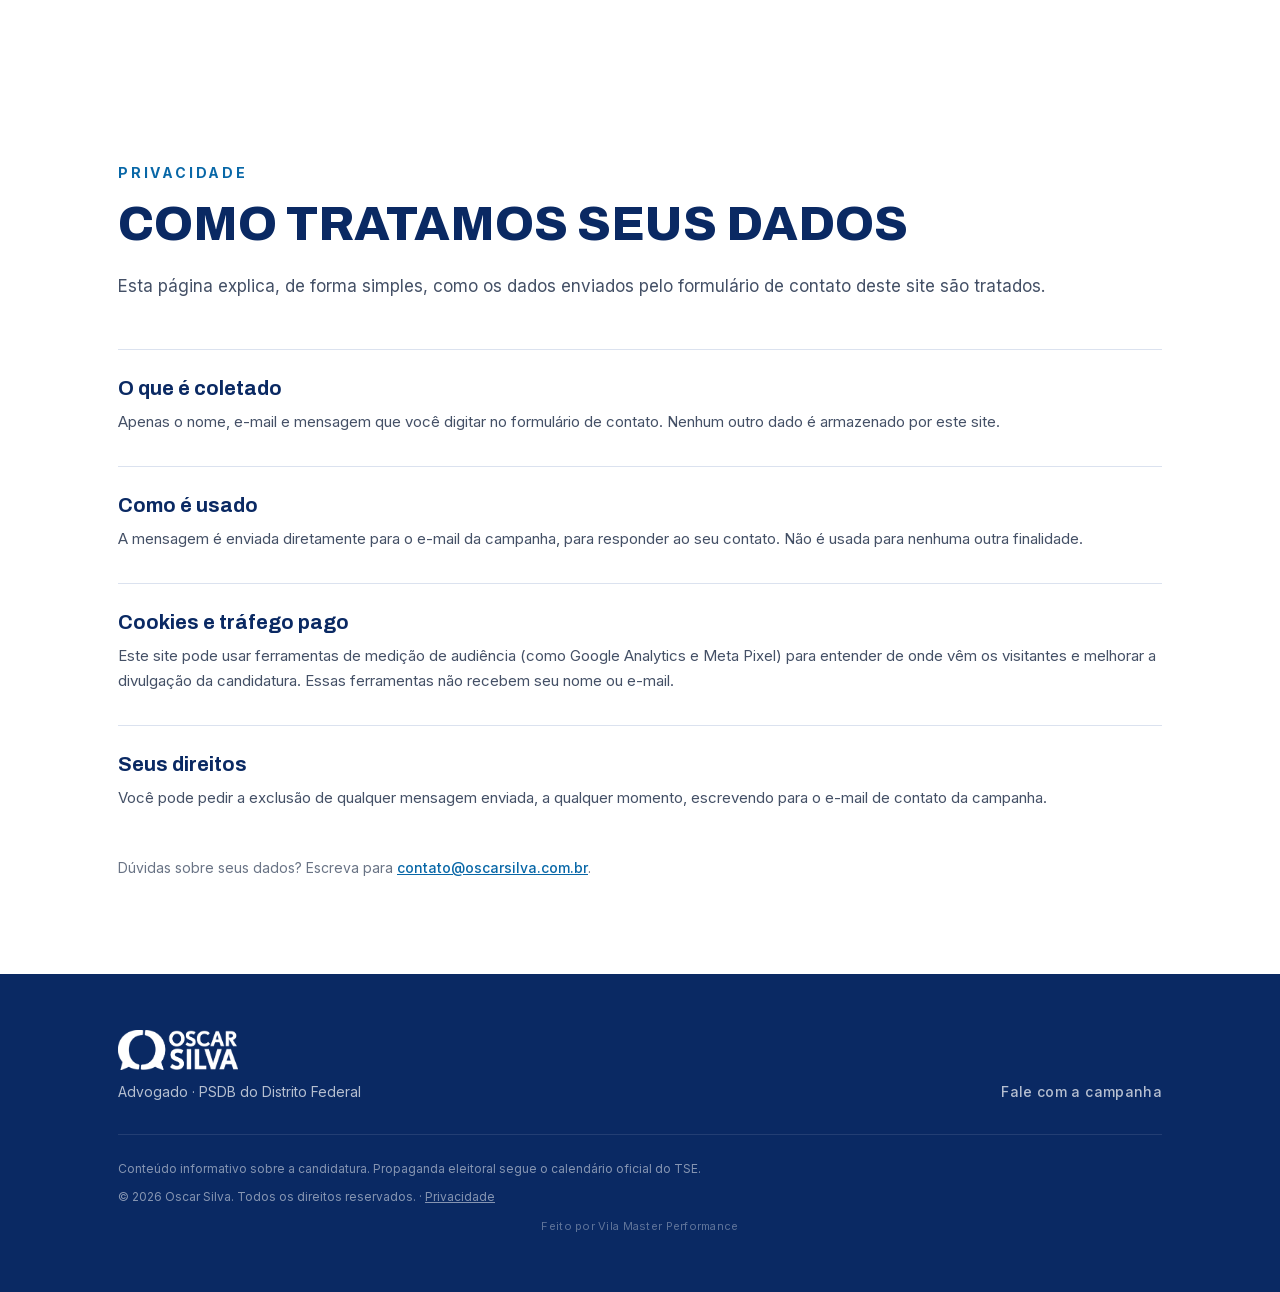
<file: privacidade/index.html>
<!DOCTYPE html><html lang="pt-BR" class="archivo_82b4ce48-module__BtWxZa__variable inter_14182dc0-module__Pagsoa__variable h-full antialiased"><head><meta charSet="utf-8"/><meta name="viewport" content="width=device-width, initial-scale=1"/><link rel="preload" href="/_next/static/media/75affa71d1e2f6a7-s.p.17-aodiw50953.woff2" as="font" crossorigin="" type="font/woff2"/><link rel="preload" href="/_next/static/media/83afe278b6a6bb3c-s.p.2bn3s6zvc0dyp.woff2" as="font" crossorigin="" type="font/woff2"/><link rel="preload" as="image" href="/images/logo-white.png"/><link rel="stylesheet" href="/_next/static/chunks/337nh451oqehw.css" data-precedence="next"/><link rel="preload" as="script" fetchPriority="low" href="/_next/static/chunks/2ymtjgm385lyd.js"/><script src="/_next/static/chunks/11jq0c2_zavac.js" async=""></script><script src="/_next/static/chunks/36lm--m0zwqtj.js" async=""></script><script src="/_next/static/chunks/3fml8gzzxf3lg.js" async=""></script><script src="/_next/static/chunks/turbopack-2r4ykho3_-o4j.js" async=""></script><script src="/_next/static/chunks/1u-c_pw6-wi_7.js" async="" crossorigin=""></script><script src="/_next/static/chunks/1i14r08ki9mo6.js" async="" crossorigin=""></script><script src="/_next/static/chunks/32zhekycpf6_2.js" async="" crossorigin=""></script><title>Privacidade | Oscar Silva</title><meta name="description" content="Como este site trata os dados enviados pelo formulário de contato."/><meta name="robots" content="noindex, follow"/><meta property="og:title" content="Oscar Silva"/><meta property="og:description" content="Advogado, professor e ex-diretor da Ceasa e do Procon-DF. De Ceilândia, pelo Distrito Federal."/><meta property="og:locale" content="pt_BR"/><meta property="og:image" content="https://oscarsilva.com.br/images/hero-oscar.jpg"/><meta property="og:type" content="website"/><meta name="twitter:card" content="summary_large_image"/><meta name="twitter:title" content="Oscar Silva"/><meta name="twitter:description" content="Advogado, professor e ex-diretor da Ceasa e do Procon-DF. De Ceilândia, pelo Distrito Federal."/><meta name="twitter:image" content="https://oscarsilva.com.br/images/hero-oscar.jpg"/><link rel="icon" href="/favicon.ico?favicon.0g6tm0-c2ja_e.ico" sizes="32x32" type="image/x-icon"/><link rel="icon" href="/icon.svg?icon.3s-oxh_0a1uo5.svg" sizes="any" type="image/svg+xml"/><meta name="next-size-adjust" content=""/><script src="/_next/static/chunks/0cz1d0mv5g_q7.js" noModule=""></script></head><body class="min-h-full flex flex-col bg-paper text-ink"><div hidden=""><!--$--><!--/$--></div><script type="application/ld+json">{"@context":"https://schema.org","@type":"Person","name":"Oscar Silva","jobTitle":"Candidato a Deputado Federal","affiliation":{"@type":"PoliticalParty","name":"PSDB do Distrito Federal"},"url":"https://oscarsilva.com.br","image":"https://oscarsilva.com.br/images/hero-oscar.jpg","sameAs":["https://instagram.com/euoscarsilva"]}</script><header class="fixed inset-x-0 top-0 isolate z-[100] transition-colors duration-300 bg-transparent"><nav class="mx-auto flex max-w-[1400px] items-center justify-between px-6 py-3 sm:px-8 lg:px-12" style="padding-top:calc(0.75rem + env(safe-area-inset-top))"><a href="/" class="flex items-center gap-3"><span class="relative h-10 w-[140px] shrink-0 sm:h-10 sm:w-[145px]"><img alt="Oscar Silva" decoding="async" data-nimg="fill" class="object-contain object-left" style="position:absolute;height:100%;width:100%;left:0;top:0;right:0;bottom:0;color:transparent" src="/images/logo-white.png"/></span><span class="hidden whitespace-nowrap text-[9px] font-medium uppercase leading-tight tracking-[0.14em] sm:block sm:text-[10px] sm:tracking-[0.18em] text-paper/70">Candidato a Deputado Federal</span></a><ul class="hidden items-center gap-6 lg:flex"><li><a href="/#quem-e" class="text-sm font-medium tracking-wide transition-colors hover:text-gold text-paper/90">Quem é</a></li><li><a href="/#feitos" class="text-sm font-medium tracking-wide transition-colors hover:text-gold text-paper/90">Ceasa &amp; Procon</a></li><li><a href="/#forum" class="text-sm font-medium tracking-wide transition-colors hover:text-gold text-paper/90">Fórum da Cidade</a></li><li><a href="/#avanca-df" class="text-sm font-medium tracking-wide transition-colors hover:text-gold text-paper/90">Avança DF</a></li><li><a href="/#identidade" class="text-sm font-medium tracking-wide transition-colors hover:text-gold text-paper/90">Identidade</a></li><li><a href="/#psdb" class="text-sm font-medium tracking-wide transition-colors hover:text-gold text-paper/90">PSDB</a></li><li><a href="/#galeria" class="text-sm font-medium tracking-wide transition-colors hover:text-gold text-paper/90">Galeria</a></li><li><a href="/#contato" class="text-sm font-medium tracking-wide transition-colors hover:text-gold text-paper/90">Contato</a></li></ul><button type="button" aria-expanded="false" aria-controls="menu-mobile" aria-label="Abrir menu" class="relative flex h-10 w-10 shrink-0 flex-col items-center justify-center gap-1.5 lg:hidden"><span class="block h-px w-6 transition-all duration-300 bg-paper"></span><span class="block h-px w-6 transition-all duration-300 bg-paper"></span></button></nav></header><div id="menu-mobile" aria-hidden="true" style="top:72px;height:calc(100dvh - 72px)" class="fixed inset-x-0 isolate z-[90] bg-navy transition-opacity duration-300 lg:hidden pointer-events-none opacity-0"><ul class="flex h-full flex-col overflow-y-auto px-6 py-8"><li class="border-b border-paper/15"><a href="/#quem-e" class="block py-4 font-display text-2xl text-paper">Quem é</a></li><li class="border-b border-paper/15"><a href="/#feitos" class="block py-4 font-display text-2xl text-paper">Ceasa &amp; Procon</a></li><li class="border-b border-paper/15"><a href="/#forum" class="block py-4 font-display text-2xl text-paper">Fórum da Cidade</a></li><li class="border-b border-paper/15"><a href="/#avanca-df" class="block py-4 font-display text-2xl text-paper">Avança DF</a></li><li class="border-b border-paper/15"><a href="/#identidade" class="block py-4 font-display text-2xl text-paper">Identidade</a></li><li class="border-b border-paper/15"><a href="/#psdb" class="block py-4 font-display text-2xl text-paper">PSDB</a></li><li class="border-b border-paper/15"><a href="/#galeria" class="block py-4 font-display text-2xl text-paper">Galeria</a></li><li class="border-b border-paper/15"><a href="/#contato" class="block py-4 font-display text-2xl text-paper">Contato</a></li></ul></div><main class="flex-1 bg-paper pb-24 pt-36 sm:pt-40"><div class="mx-auto w-full px-6 sm:px-8 lg:px-12 max-w-[1140px] max-w-2xl"><span class="text-sm font-bold uppercase tracking-[0.2em] text-blue">Privacidade</span><h1 class="mt-4 font-display text-4xl font-extrabold uppercase leading-[1.02] text-navy sm:text-5xl">Como tratamos seus dados</h1><p class="mt-6 text-[17px] leading-relaxed text-ink-soft">Esta página explica, de forma simples, como os dados enviados pelo formulário de contato deste site são tratados.</p><div class="mt-12 flex flex-col gap-8"><div class="border-t border-line pt-6"><h2 class="font-display text-xl font-bold text-navy">O que é coletado</h2><p class="mt-2 text-[15px] leading-relaxed text-ink-soft">Apenas o nome, e-mail e mensagem que você digitar no formulário de contato. Nenhum outro dado é armazenado por este site.</p></div><div class="border-t border-line pt-6"><h2 class="font-display text-xl font-bold text-navy">Como é usado</h2><p class="mt-2 text-[15px] leading-relaxed text-ink-soft">A mensagem é enviada diretamente para o e-mail da campanha, para responder ao seu contato. Não é usada para nenhuma outra finalidade.</p></div><div class="border-t border-line pt-6"><h2 class="font-display text-xl font-bold text-navy">Cookies e tráfego pago</h2><p class="mt-2 text-[15px] leading-relaxed text-ink-soft">Este site pode usar ferramentas de medição de audiência (como Google Analytics e Meta Pixel) para entender de onde vêm os visitantes e melhorar a divulgação da candidatura. Essas ferramentas não recebem seu nome ou e-mail.</p></div><div class="border-t border-line pt-6"><h2 class="font-display text-xl font-bold text-navy">Seus direitos</h2><p class="mt-2 text-[15px] leading-relaxed text-ink-soft">Você pode pedir a exclusão de qualquer mensagem enviada, a qualquer momento, escrevendo para o e-mail de contato da campanha.</p></div></div><p class="mt-12 text-sm text-ink-soft/80">Dúvidas sobre seus dados? Escreva para<!-- --> <a href="mailto:contato@oscarsilva.com.br" class="font-medium text-blue underline">contato@oscarsilva.com.br</a>.</p></div></main><footer class="bg-navy py-14 text-paper/70"><div class="mx-auto flex max-w-[1140px] flex-col gap-8 px-6 sm:px-8 lg:px-12"><div class="flex flex-col gap-6 sm:flex-row sm:items-end sm:justify-between"><div><img alt="Oscar Silva" loading="lazy" width="200" height="67" decoding="async" data-nimg="1" class="h-10 w-auto object-contain" style="color:transparent" src="/images/logo-white.png"/><p class="mt-3 text-sm">Advogado<!-- --> · <!-- -->PSDB do Distrito Federal</p></div><div class="flex flex-col gap-2 sm:items-end"><a href="#contato" class="text-sm font-medium tracking-wide text-paper/70 transition-colors hover:text-paper">Fale com a campanha</a></div></div><div class="flex flex-col gap-2 border-t border-paper/10 pt-6 text-xs leading-relaxed text-paper/50"><p>Conteúdo informativo sobre a candidatura. Propaganda eleitoral segue o calendário oficial do TSE.</p><p>© <!-- -->2026<!-- --> <!-- -->Oscar Silva<!-- -->. Todos os direitos reservados. ·<!-- --> <a href="/privacidade" class="underline hover:text-paper/80">Privacidade</a></p><div class="pt-1"><a href="https://www.instagram.com/villamasterperformance/" target="_blank" rel="noreferrer" class="block text-center text-[11px] tracking-wide text-paper/35 transition-colors hover:text-paper/70">Feito por Vila Master Performance</a></div></div></div></footer><!--$--><!--/$--><script src="/_next/static/chunks/2ymtjgm385lyd.js" id="_R_" async=""></script><script>(self.__next_f=self.__next_f||[]).push([0])</script><script>self.__next_f.push([1,"1:\"$Sreact.fragment\"\n2:I[73871,[\"/_next/static/chunks/1u-c_pw6-wi_7.js\",\"/_next/static/chunks/1i14r08ki9mo6.js\"],\"ScrollRestore\"]\n3:I[39756,[\"/_next/static/chunks/1u-c_pw6-wi_7.js\",\"/_next/static/chunks/1i14r08ki9mo6.js\"],\"default\"]\n4:I[37457,[\"/_next/static/chunks/1u-c_pw6-wi_7.js\",\"/_next/static/chunks/1i14r08ki9mo6.js\"],\"default\"]\n5:I[48126,[\"/_next/static/chunks/1u-c_pw6-wi_7.js\",\"/_next/static/chunks/1i14r08ki9mo6.js\"],\"ScrollToTop\"]\n6:I[84834,[\"/_next/static/chunks/1u-c_pw6-wi_7.js\",\"/_next/static/chunks/1i14r08ki9mo6.js\",\"/_next/static/chunks/32zhekycpf6_2.js\"],\"Nav\"]\nf:I[68027,[\"/_next/static/chunks/1u-c_pw6-wi_7.js\",\"/_next/static/chunks/1i14r08ki9mo6.js\"],\"default\",1]\n:HL[\"/_next/static/chunks/337nh451oqehw.css\",\"style\"]\n:HL[\"/_next/static/media/75affa71d1e2f6a7-s.p.17-aodiw50953.woff2\",\"font\",{\"crossOrigin\":\"\",\"type\":\"font/woff2\"}]\n:HL[\"/_next/static/media/83afe278b6a6bb3c-s.p.2bn3s6zvc0dyp.woff2\",\"font\",{\"crossOrigin\":\"\",\"type\":\"font/woff2\"}]\nd:X\n0:{\"P\":null,\"c\":[\"\",\"privacidade\",\"\"],\"q\":\"\",\"i\":false,\"f\":[[[\"\",{\"children\":[\"privacidade\",{\"children\":[\"__PAGE__\",{},\"$undefined\",\"$undefined\",4608]},\"$undefined\",\"$undefined\",4608]},\"$undefined\",\"$undefined\",4624],[[\"$\",\"$1\",\"c\",{\"children\":[[[\"$\",\"link\",\"0\",{\"rel\":\"stylesheet\",\"href\":\"/_next/static/chunks/337nh451oqehw.css\",\"precedence\":\"next\",\"crossOrigin\":\"$undefined\",\"nonce\":\"$undefined\"}],[\"$\",\"script\",\"script-0\",{\"src\":\"/_next/static/chunks/1u-c_pw6-wi_7.js\",\"async\":true,\"nonce\":\"$undefined\"}],[\"$\",\"script\",\"script-1\",{\"src\":\"/_next/static/chunks/1i14r08ki9mo6.js\",\"async\":true,\"nonce\":\"$undefined\"}]],[\"$\",\"html\",null,{\"lang\":\"pt-BR\",\"className\":\"archivo_82b4ce48-module__BtWxZa__variable inter_14182dc0-module__Pagsoa__variable h-full antialiased\",\"children\":[\"$\",\"body\",null,{\"className\":\"min-h-full flex flex-col bg-paper text-ink\",\"children\":[[\"$\",\"script\",null,{\"type\":\"application/ld+json\",\"dangerouslySetInnerHTML\":{\"__html\":\"{\\\"@context\\\":\\\"https://schema.org\\\",\\\"@type\\\":\\\"Person\\\",\\\"name\\\":\\\"Oscar Silva\\\",\\\"jobTitle\\\":\\\"Candidato a Deputado Federal\\\",\\\"affiliation\\\":{\\\"@type\\\":\\\"PoliticalParty\\\",\\\"name\\\":\\\"PSDB do Distrito Federal\\\"},\\\"url\\\":\\\"https://oscarsilva.com.br\\\",\\\"image\\\":\\\"https://oscarsilva.com.br/images/hero-oscar.jpg\\\",\\\"sameAs\\\":[\\\"https://instagram.com/euoscarsilva\\\"]}\"}}],[\"$\",\"$L2\",null,{}],[\"$\",\"$L3\",null,{\"parallelRouterKey\":\"children\",\"error\":\"$undefined\",\"errorStyles\":\"$undefined\",\"errorScripts\":\"$undefined\",\"template\":[\"$\",\"$L4\",null,{}],\"templateStyles\":\"$undefined\",\"templateScripts\":\"$undefined\",\"notFound\":[[[\"$\",\"title\",null,{\"children\":\"404: This page could not be found.\"}],[\"$\",\"div\",null,{\"style\":{\"fontFamily\":\"system-ui,\\\"Segoe UI\\\",Roboto,Helvetica,Arial,sans-serif,\\\"Apple Color Emoji\\\",\\\"Segoe UI Emoji\\\"\",\"height\":\"100vh\",\"textAlign\":\"center\",\"display\":\"flex\",\"flexDirection\":\"column\",\"alignItems\":\"center\",\"justifyContent\":\"center\"},\"children\":[\"$\",\"div\",null,{\"children\":[[\"$\",\"style\",null,{\"dangerouslySetInnerHTML\":{\"__html\":\"body{color:#000;background:#fff;margin:0}.next-error-h1{border-right:1px solid rgba(0,0,0,.3)}@media (prefers-color-scheme:dark){body{color:#fff;background:#000}.next-error-h1{border-right:1px solid rgba(255,255,255,.3)}}\"}}],[\"$\",\"h1\",null,{\"className\":\"next-error-h1\",\"style\":{\"display\":\"inline-block\",\"margin\":\"0 20px 0 0\",\"padding\":\"0 23px 0 0\",\"fontSize\":24,\"fontWeight\":500,\"verticalAlign\":\"top\",\"lineHeight\":\"49px\"},\"children\":404}],[\"$\",\"div\",null,{\"style\":{\"display\":\"inline-block\"},\"children\":[\"$\",\"h2\",null,{\"style\":{\"fontSize\":14,\"fontWeight\":400,\"lineHeight\":\"49px\",\"margin\":0},\"children\":\"This page could not be found.\"}]}]]}]}]],[]],\"forbidden\":\"$undefined\",\"unauthorized\":\"$undefined\"}],[\"$\",\"$L5\",null,{}],[\"$undefined\",\"$undefined\"]]}]}]]}],{\"children\":[[\"$\",\"$1\",\"c\",{\"children\":[null,[\"$\",\"$L3\",null,{\"parallelRouterKey\":\"children\",\"error\":\"$undefined\",\"errorStyles\":\"$undefined\",\"errorScripts\":\"$undefined\",\"template\":[\"$\",\"$L4\",null,{}],\"templateStyles\":\"$undefined\",\"templateScripts\":\"$undefined\",\"notFound\":\"$undefined\",\"forbidden\":\"$undefined\",\"unauthorized\":\"$undefined\"}]]}],{\"children\":[[\"$\",\"$1\",\"c\",{\"children\":[[[\"$\",\"$L6\",null,{}],[\"$\",\"main\",null,{\"className\":\"flex-1 bg-paper pb-24 pt-36 sm:pt-40\",\"children\":[\"$\",\"div\",null,{\"className\":\"mx-auto w-full px-6 sm:px-8 lg:px-12 max-w-[1140px] max-w-2xl\",\"children\":[[\"$\",\"span\",null,{\"className\":\"text-sm font-bold uppercase tracking-[0.2em] text-blue\",\"children\":\"Privacidade\"}],[\"$\",\"h1\",null,{\"className\":\"mt-4 font-display text-4xl font-extrabold uppercase leading-[1.02] text-navy sm:text-5xl\",\"children\":\"Como tratamos seus dados\"}],[\"$\",\"p\",null,{\"className\":\"mt-6 text-[17px] leading-relaxed text-ink-soft\",\"children\":\"Esta página explica, de forma simples, como os dados enviados pelo formulário de contato deste site são tratados.\"}],[\"$\",\"div\",null,{\"className\":\"mt-12 flex flex-col gap-8\",\"children\":[[\"$\",\"div\",\"O que é coletado\",{\"className\":\"border-t border-line pt-6\",\"children\":[[\"$\",\"h2\",null,{\"className\":\"font-display text-xl font-bold text-navy\",\"children\":\"O que é coletado\"}],[\"$\",\"p\",null,{\"className\":\"mt-2 text-[15px] leading-relaxed text-ink-soft\",\"children\":\"Apenas o nome, e-mail e mensagem que você digitar no formulário de contato. Nenhum outro dado é armazenado por este site.\"}]]}],[\"$\",\"div\",\"Como é usado\",{\"className\":\"border-t border-line pt-6\",\"children\":[[\"$\",\"h2\",null,{\"className\":\"font-display text-xl font-bold text-navy\",\"children\":\"Como é usado\"}],[\"$\",\"p\",null,{\"className\":\"mt-2 text-[15px] leading-relaxed text-ink-soft\",\"children\":\"A mensagem é enviada diretamente para o e-mail da campanha, para responder ao seu contato. Não é usada para nenhuma outra finalidade.\"}]]}],\"$L7\",\"$L8\"]}],\"$L9\"]}]}],\"$La\"],[\"$Lb\"],\"$Lc\"]}],{},null,false,null]},null,false,\"$d\"]},null,false,null],\"$Le\",false]],\"m\":\"$undefined\",\"G\":[\"$f\",[\"$L10\"]],\"S\":true,\"h\":null,\"r\":\"$undefined\",\"s\":\"$undefined\",\"a\":\"$undefined\",\"l\":\"$undefined\",\"p\":\"$undefined\",\"d\":\"$undefined\",\"b\":\"XicIV6jlo9Nabn1YovQ6U\"}\n11:I[85437,[\"/_next/static/chunks/1u-c_pw6-wi_7.js\",\"/_next/static/chunks/1i14r08ki9mo6.js\",\"/_next/static/chunks/32zhekycpf6_2.js\"],\"Image\"]\n12:I[97367,[\"/_next/static/chunks/1u-c_pw6-wi_7.js\",\"/_next/static/chunks/1i14r08ki9mo6.js\"],\"OutletBoundary\"]\n13:\"$Sreact.suspense\"\n15:I[97367,[\"/_next/static/chunks/1u-c_pw6-wi_7.js\",\"/_next/static/chunks/1i14r08ki9mo6.js\"],\"ViewportBoundary\"]\n17:I[97367,[\"/_next/static/chunks/1u-c_pw6-wi_7.js\",\"/_next/static/chunks/1i14r08ki9mo6.js\"],\"MetadataBoundary\"]\n7:[\"$\",\"div\",\"Cookies e tráfego pago\",{\"className\":\"border-t border-line pt-6\",\"children\":[[\"$\",\"h2\",null,{\"className\":\"font-display text-xl font-bold text-navy\",\"children\":\"Cookies e tráfego pago\"}],[\"$\",\"p\",null,{\"className\":\"mt-2 text-[15px] leading-relaxed text-ink-soft\",\"children\":\"Este site pode usar ferramentas de medição de audiência (como Google Analytics e Meta Pixel) para entender de onde vêm os visitantes e melhorar a divulgação da candidatura. Essas ferramentas não recebem seu nome ou e-mail.\"}]]}]\n8:[\"$\",\"div\",\"Seus direitos\",{\"className\":\"border-t border-line pt-6\",\"children\":[[\"$\",\"h2\",null,{\"className\":\"font-display text-xl font-bold text-navy\",\"children\":\"Seus direitos\"}],[\"$\",\"p\",null,{\"className\":\"mt-2 text-[15px] leading-relaxed text-ink-soft\",\"children\":\"Você pode pedir a exclusão de qualquer mensagem enviada, a qualquer momento, escrevendo para o e-mail de contato da campanha.\"}]]}]\n9:[\"$\",\"p\",null,{\"className\":\"mt-12 text-sm text-ink-soft/80\",\"children\":[\"Dúvidas sobre seus dados? Escreva para\",\" \",[\"$\",\"a\",null,{\"href\":\"mailto:contato@oscarsilva.com.br\",\"className\":\"font-medium text-blue underline\",\"children\":\"contato@oscarsilva.com.br\"}],\".\"]}]\na:[\"$\",\"footer\",null,{\"className\":\"bg-navy py-14 text-paper/70\",\"children\":[\"$\",\"div\",null,{\"className\":\"mx-auto flex max-w-[1140px] flex-col gap-8 px-6 sm:px-8 lg:px-12\",\"children\":[[\"$\",\"div\",null,{\"className\":\"flex flex-col gap-6 sm:flex-row sm:items-end sm:justify-between\",\"children\":[[\"$\",\"div\",null,{\"children\":[[\"$\",\"$L11\",null,{\"src\":\"/images/logo-white.png\",\"alt\":\"Oscar Silva\",\"width\":200,\"height\":67,\"className\":\"h-10 w-auto object-contain\"}],[\"$\",\"p\",null,{\"className\":\"mt-3 text-sm\",\"children\":[\"Advogado\",\" · \",\"PSDB do Distrito Federal\"]}]]}],[\"$\",\"div\",null,{\"className\":\"flex flex-col gap-2 sm:items-end\",\"children\":[\"$\",\"a\",null,{\"href\":\"#contato\",\"className\":\"text-sm font-medium tracking-wide text-paper/70 transition-colors hover:text-paper\",\"children\":\"Fale com a campanha\"}]}]]}],[\"$\",\"div\",null,{\"className\":\"flex flex-col gap-2 border-t border-paper/10 pt-6 text-xs leading-relaxed text-paper/50\",\"children\":[[\"$\",\"p\",null,{\"children\":\"Conteúdo informativo sobre a candidatura. Propaganda eleitoral segue o calendário oficial do TSE.\"}],[\"$\",\"p\",null,{\"children\":[\"© \",2026,\" \",\"Oscar Silva\",\". Todos os direitos reservados. ·\",\" \",[\"$\",\"a\",null,{\"href\":\"/privacidade\",\"className\":\"underline hover:text-paper/80\",\"children\":\"Privacidade\"}]]}],[\"$\",\"div\",null,{\"className\":\"pt-1\",\"children\":[\"$\",\"a\",null,{\"href\":\"https://www.instagram.com/villamasterperformance/\",\"target\":\"_blank\",\"rel\":\"noreferrer\",\"className\":\"block text-center text-[11px] tracking-wide text-paper/35 transition-colors hover:text-paper/70\",\"children\":\"Feito por Vila Master Performance\"}]}]]}]]}]}]\nb:[\"$\",\"script\",\"script-0\",{\"src\":\"/_next/static/chunks/32zhekycpf6_2.js\",\"async\":true,\"nonce\":\"$undefined\"}]\nc:[\"$\",\"$L12\",null,{\"children\":[\"$\",\"$13\",null,{\"name\":\"Next.MetadataOutlet\",\"children\":\"$@14\"}]}]\ne:[\"$\",\"$1\",\"h\",{\"children\":[null,[\"$\",\"$L15\",null,{\"children\":\"$L16\"}],[\"$\",\"div\",null,{\"hidden\":true,\"children\":[\"$\",\"$L17\",null,{\"children\":[\"$\",\"$13\",null,{\"name\":\"Next.Metadata\",\"children\":\"$L18\"}]}]}],[\"$\",\"meta\",null,{\"name\":\"next-size-adjust\",\"content\":\"\"}]]}]\n10:[\"$\",\"link\",\"0\",{\"rel\":\"stylesheet\",\"href\":\"/_next/static/chunks/337nh451oqehw.css\",\"precedence\":\"next\",\"crossOrigin\":\"$undefined\",\"nonce\":\"$undefined\"}]\nd:C\n16:[[\"$\",\"meta\",\"0\",{\"charSet\":\"utf-8\"}],[\"$\",\"meta\",\"1\",{\"name\":\"viewport\",\"content\":\"width=device-width, initial-scale=1\"}]]\n19:I[27201,[\"/_next/static/chunks/1u-c_pw6-wi_7.js\",\"/_next/static/chunks/1i14r08ki9mo6.js\"],\"IconMark\"]\n14:null\n18:[[\"$\",\"title\",\"0\",{\"children\":\"Privacidade | Oscar Silva\"}],[\"$\",\"meta\",\"1\",{\"name\":\"description\",\"content\":\"Como este site trata os dados enviados pelo formulário de contato.\"}],[\"$\",\"meta\",\"2\",{\"name\":\"robots\",\"content\":\"noindex, follow\"}],[\"$\",\"meta\",\"3\",{\"property\":\"og:title\",\"content\":\"Oscar Silva\"}],[\"$\",\"meta\",\"4\",{\"property\":\"og:description\",\"content\":\"Advogado, professor e ex-diretor da Ceasa e do Procon-DF. De Ceilândia, pelo Distrito Federal.\"}],[\"$\",\"meta\",\"5\",{\"property\":\"og:locale\",\"content\":\"pt_BR\"}],[\"$\",\"meta\",\"6\",{\"property\":\"og:image\",\"content\":\"https://oscarsilva.com.br/images/hero-oscar.jpg\"}],[\"$\",\"meta\",\"7\",{\"property\":\"og:type\",\"content\":\"website\"}],[\"$\",\"meta\",\"8\",{\"name\":\"twitter:card\",\"content\":\"summary_large_image\"}],[\"$\",\"meta\",\"9\",{\"name\":\"twitter:title\",\"content\":\"Oscar Silva\"}],[\"$\",\"meta\",\"10\",{\"name\":\"twitter:description\",\"content\":\"Advogado, professor e ex-diretor da Ceasa e do Procon-DF. De Ceilândia, pelo Distrito Federal.\"}],[\"$\",\"meta\",\"11\",{\"name\":\"twitter:image\",\"content\":\"https://oscarsilva.com.br/images/hero-oscar.jpg\"}],[\"$\",\"link\",\"12\",{\"rel\":\"icon\",\"href\":\"/favicon.ico?favicon.0g6tm0-c2ja_e.ico\",\"sizes\":\"32x32\",\"type\":\"image/x-icon\"}],[\"$\",\"link\",\"13\",{\"rel\":\"icon\",\"href\":\"/icon.svg?icon.3s-oxh_0a1uo5.svg\",\"sizes\":\"any\",\"type\":\"image/svg+xml\"}],[\"$\",\"$L19\",\"14\",{}]]\n"])</script></body></html>
</file>
<file: _next/static/chunks/337nh451oqehw.css>
@font-face{font-family:Archivo;font-style:normal;font-weight:500;font-stretch:100%;font-display:swap;src:url(../media/a2947afc6a06879b-s.1gyfqm5yhhzs7.woff2)format("woff2");unicode-range:U+102-103,U+110-111,U+128-129,U+168-169,U+1A0-1A1,U+1AF-1B0,U+300-301,U+303-304,U+308-309,U+323,U+329,U+1EA0-1EF9,U+20AB}@font-face{font-family:Archivo;font-style:normal;font-weight:500;font-stretch:100%;font-display:swap;src:url(../media/651aaf1801011892-s.357dd_6abeqge.woff2)format("woff2");unicode-range:U+100-2BA,U+2BD-2C5,U+2C7-2CC,U+2CE-2D7,U+2DD-2FF,U+304,U+308,U+329,U+1D00-1DBF,U+1E00-1E9F,U+1EF2-1EFF,U+2020,U+20A0-20AB,U+20AD-20C4,U+2113,U+2C60-2C7F,U+A720-A7FF}@font-face{font-family:Archivo;font-style:normal;font-weight:500;font-stretch:100%;font-display:swap;src:url(../media/75affa71d1e2f6a7-s.p.17-aodiw50953.woff2)format("woff2");unicode-range:U+??,U+131,U+152-153,U+2BB-2BC,U+2C6,U+2DA,U+2DC,U+304,U+308,U+329,U+2000-206F,U+20AC,U+2122,U+2191,U+2193,U+2212,U+2215,U+FEFF,U+FFFD}@font-face{font-family:Archivo;font-style:normal;font-weight:600;font-stretch:100%;font-display:swap;src:url(../media/a2947afc6a06879b-s.1gyfqm5yhhzs7.woff2)format("woff2");unicode-range:U+102-103,U+110-111,U+128-129,U+168-169,U+1A0-1A1,U+1AF-1B0,U+300-301,U+303-304,U+308-309,U+323,U+329,U+1EA0-1EF9,U+20AB}@font-face{font-family:Archivo;font-style:normal;font-weight:600;font-stretch:100%;font-display:swap;src:url(../media/651aaf1801011892-s.357dd_6abeqge.woff2)format("woff2");unicode-range:U+100-2BA,U+2BD-2C5,U+2C7-2CC,U+2CE-2D7,U+2DD-2FF,U+304,U+308,U+329,U+1D00-1DBF,U+1E00-1E9F,U+1EF2-1EFF,U+2020,U+20A0-20AB,U+20AD-20C4,U+2113,U+2C60-2C7F,U+A720-A7FF}@font-face{font-family:Archivo;font-style:normal;font-weight:600;font-stretch:100%;font-display:swap;src:url(../media/75affa71d1e2f6a7-s.p.17-aodiw50953.woff2)format("woff2");unicode-range:U+??,U+131,U+152-153,U+2BB-2BC,U+2C6,U+2DA,U+2DC,U+304,U+308,U+329,U+2000-206F,U+20AC,U+2122,U+2191,U+2193,U+2212,U+2215,U+FEFF,U+FFFD}@font-face{font-family:Archivo;font-style:normal;font-weight:700;font-stretch:100%;font-display:swap;src:url(../media/a2947afc6a06879b-s.1gyfqm5yhhzs7.woff2)format("woff2");unicode-range:U+102-103,U+110-111,U+128-129,U+168-169,U+1A0-1A1,U+1AF-1B0,U+300-301,U+303-304,U+308-309,U+323,U+329,U+1EA0-1EF9,U+20AB}@font-face{font-family:Archivo;font-style:normal;font-weight:700;font-stretch:100%;font-display:swap;src:url(../media/651aaf1801011892-s.357dd_6abeqge.woff2)format("woff2");unicode-range:U+100-2BA,U+2BD-2C5,U+2C7-2CC,U+2CE-2D7,U+2DD-2FF,U+304,U+308,U+329,U+1D00-1DBF,U+1E00-1E9F,U+1EF2-1EFF,U+2020,U+20A0-20AB,U+20AD-20C4,U+2113,U+2C60-2C7F,U+A720-A7FF}@font-face{font-family:Archivo;font-style:normal;font-weight:700;font-stretch:100%;font-display:swap;src:url(../media/75affa71d1e2f6a7-s.p.17-aodiw50953.woff2)format("woff2");unicode-range:U+??,U+131,U+152-153,U+2BB-2BC,U+2C6,U+2DA,U+2DC,U+304,U+308,U+329,U+2000-206F,U+20AC,U+2122,U+2191,U+2193,U+2212,U+2215,U+FEFF,U+FFFD}@font-face{font-family:Archivo;font-style:normal;font-weight:800;font-stretch:100%;font-display:swap;src:url(../media/a2947afc6a06879b-s.1gyfqm5yhhzs7.woff2)format("woff2");unicode-range:U+102-103,U+110-111,U+128-129,U+168-169,U+1A0-1A1,U+1AF-1B0,U+300-301,U+303-304,U+308-309,U+323,U+329,U+1EA0-1EF9,U+20AB}@font-face{font-family:Archivo;font-style:normal;font-weight:800;font-stretch:100%;font-display:swap;src:url(../media/651aaf1801011892-s.357dd_6abeqge.woff2)format("woff2");unicode-range:U+100-2BA,U+2BD-2C5,U+2C7-2CC,U+2CE-2D7,U+2DD-2FF,U+304,U+308,U+329,U+1D00-1DBF,U+1E00-1E9F,U+1EF2-1EFF,U+2020,U+20A0-20AB,U+20AD-20C4,U+2113,U+2C60-2C7F,U+A720-A7FF}@font-face{font-family:Archivo;font-style:normal;font-weight:800;font-stretch:100%;font-display:swap;src:url(../media/75affa71d1e2f6a7-s.p.17-aodiw50953.woff2)format("woff2");unicode-range:U+??,U+131,U+152-153,U+2BB-2BC,U+2C6,U+2DA,U+2DC,U+304,U+308,U+329,U+2000-206F,U+20AC,U+2122,U+2191,U+2193,U+2212,U+2215,U+FEFF,U+FFFD}@font-face{font-family:Archivo;font-style:normal;font-weight:900;font-stretch:100%;font-display:swap;src:url(../media/a2947afc6a06879b-s.1gyfqm5yhhzs7.woff2)format("woff2");unicode-range:U+102-103,U+110-111,U+128-129,U+168-169,U+1A0-1A1,U+1AF-1B0,U+300-301,U+303-304,U+308-309,U+323,U+329,U+1EA0-1EF9,U+20AB}@font-face{font-family:Archivo;font-style:normal;font-weight:900;font-stretch:100%;font-display:swap;src:url(../media/651aaf1801011892-s.357dd_6abeqge.woff2)format("woff2");unicode-range:U+100-2BA,U+2BD-2C5,U+2C7-2CC,U+2CE-2D7,U+2DD-2FF,U+304,U+308,U+329,U+1D00-1DBF,U+1E00-1E9F,U+1EF2-1EFF,U+2020,U+20A0-20AB,U+20AD-20C4,U+2113,U+2C60-2C7F,U+A720-A7FF}@font-face{font-family:Archivo;font-style:normal;font-weight:900;font-stretch:100%;font-display:swap;src:url(../media/75affa71d1e2f6a7-s.p.17-aodiw50953.woff2)format("woff2");unicode-range:U+??,U+131,U+152-153,U+2BB-2BC,U+2C6,U+2DA,U+2DC,U+304,U+308,U+329,U+2000-206F,U+20AC,U+2122,U+2191,U+2193,U+2212,U+2215,U+FEFF,U+FFFD}@font-face{font-family:Archivo Fallback;src:local(Arial);ascent-override:88.96%;descent-override:21.28%;line-gap-override:0.0%;size-adjust:98.7%}.archivo_82b4ce48-module__BtWxZa__className{font-family:Archivo,Archivo Fallback;font-style:normal}.archivo_82b4ce48-module__BtWxZa__variable{--font-display:"Archivo", "Archivo Fallback"}
@font-face{font-family:Inter;font-style:normal;font-weight:400;font-display:swap;src:url(../media/2c55a0e60120577a-s.0-dom-5bn10r2.woff2)format("woff2");unicode-range:U+460-52F,U+1C80-1C8A,U+20B4,U+2DE0-2DFF,U+A640-A69F,U+FE2E-FE2F}@font-face{font-family:Inter;font-style:normal;font-weight:400;font-display:swap;src:url(../media/9c72aa0f40e4eef8-s.1y4-pdgsjb-pw.woff2)format("woff2");unicode-range:U+301,U+400-45F,U+490-491,U+4B0-4B1,U+2116}@font-face{font-family:Inter;font-style:normal;font-weight:400;font-display:swap;src:url(../media/ad66f9afd8947f86-s.3lvt2whj97whp.woff2)format("woff2");unicode-range:U+1F??}@font-face{font-family:Inter;font-style:normal;font-weight:400;font-display:swap;src:url(../media/5476f68d60460930-s.2uwcyprjm3xu3.woff2)format("woff2");unicode-range:U+370-377,U+37A-37F,U+384-38A,U+38C,U+38E-3A1,U+3A3-3FF}@font-face{font-family:Inter;font-style:normal;font-weight:400;font-display:swap;src:url(../media/2bbe8d2671613f1f-s.0k62hbripvv8p.woff2)format("woff2");unicode-range:U+102-103,U+110-111,U+128-129,U+168-169,U+1A0-1A1,U+1AF-1B0,U+300-301,U+303-304,U+308-309,U+323,U+329,U+1EA0-1EF9,U+20AB}@font-face{font-family:Inter;font-style:normal;font-weight:400;font-display:swap;src:url(../media/1bffadaabf893a1e-s.3-6t-g6q0vh0a.woff2)format("woff2");unicode-range:U+100-2BA,U+2BD-2C5,U+2C7-2CC,U+2CE-2D7,U+2DD-2FF,U+304,U+308,U+329,U+1D00-1DBF,U+1E00-1E9F,U+1EF2-1EFF,U+2020,U+20A0-20AB,U+20AD-20C4,U+2113,U+2C60-2C7F,U+A720-A7FF}@font-face{font-family:Inter;font-style:normal;font-weight:400;font-display:swap;src:url(../media/83afe278b6a6bb3c-s.p.2bn3s6zvc0dyp.woff2)format("woff2");unicode-range:U+??,U+131,U+152-153,U+2BB-2BC,U+2C6,U+2DA,U+2DC,U+304,U+308,U+329,U+2000-206F,U+20AC,U+2122,U+2191,U+2193,U+2212,U+2215,U+FEFF,U+FFFD}@font-face{font-family:Inter;font-style:normal;font-weight:500;font-display:swap;src:url(../media/2c55a0e60120577a-s.0-dom-5bn10r2.woff2)format("woff2");unicode-range:U+460-52F,U+1C80-1C8A,U+20B4,U+2DE0-2DFF,U+A640-A69F,U+FE2E-FE2F}@font-face{font-family:Inter;font-style:normal;font-weight:500;font-display:swap;src:url(../media/9c72aa0f40e4eef8-s.1y4-pdgsjb-pw.woff2)format("woff2");unicode-range:U+301,U+400-45F,U+490-491,U+4B0-4B1,U+2116}@font-face{font-family:Inter;font-style:normal;font-weight:500;font-display:swap;src:url(../media/ad66f9afd8947f86-s.3lvt2whj97whp.woff2)format("woff2");unicode-range:U+1F??}@font-face{font-family:Inter;font-style:normal;font-weight:500;font-display:swap;src:url(../media/5476f68d60460930-s.2uwcyprjm3xu3.woff2)format("woff2");unicode-range:U+370-377,U+37A-37F,U+384-38A,U+38C,U+38E-3A1,U+3A3-3FF}@font-face{font-family:Inter;font-style:normal;font-weight:500;font-display:swap;src:url(../media/2bbe8d2671613f1f-s.0k62hbripvv8p.woff2)format("woff2");unicode-range:U+102-103,U+110-111,U+128-129,U+168-169,U+1A0-1A1,U+1AF-1B0,U+300-301,U+303-304,U+308-309,U+323,U+329,U+1EA0-1EF9,U+20AB}@font-face{font-family:Inter;font-style:normal;font-weight:500;font-display:swap;src:url(../media/1bffadaabf893a1e-s.3-6t-g6q0vh0a.woff2)format("woff2");unicode-range:U+100-2BA,U+2BD-2C5,U+2C7-2CC,U+2CE-2D7,U+2DD-2FF,U+304,U+308,U+329,U+1D00-1DBF,U+1E00-1E9F,U+1EF2-1EFF,U+2020,U+20A0-20AB,U+20AD-20C4,U+2113,U+2C60-2C7F,U+A720-A7FF}@font-face{font-family:Inter;font-style:normal;font-weight:500;font-display:swap;src:url(../media/83afe278b6a6bb3c-s.p.2bn3s6zvc0dyp.woff2)format("woff2");unicode-range:U+??,U+131,U+152-153,U+2BB-2BC,U+2C6,U+2DA,U+2DC,U+304,U+308,U+329,U+2000-206F,U+20AC,U+2122,U+2191,U+2193,U+2212,U+2215,U+FEFF,U+FFFD}@font-face{font-family:Inter;font-style:normal;font-weight:600;font-display:swap;src:url(../media/2c55a0e60120577a-s.0-dom-5bn10r2.woff2)format("woff2");unicode-range:U+460-52F,U+1C80-1C8A,U+20B4,U+2DE0-2DFF,U+A640-A69F,U+FE2E-FE2F}@font-face{font-family:Inter;font-style:normal;font-weight:600;font-display:swap;src:url(../media/9c72aa0f40e4eef8-s.1y4-pdgsjb-pw.woff2)format("woff2");unicode-range:U+301,U+400-45F,U+490-491,U+4B0-4B1,U+2116}@font-face{font-family:Inter;font-style:normal;font-weight:600;font-display:swap;src:url(../media/ad66f9afd8947f86-s.3lvt2whj97whp.woff2)format("woff2");unicode-range:U+1F??}@font-face{font-family:Inter;font-style:normal;font-weight:600;font-display:swap;src:url(../media/5476f68d60460930-s.2uwcyprjm3xu3.woff2)format("woff2");unicode-range:U+370-377,U+37A-37F,U+384-38A,U+38C,U+38E-3A1,U+3A3-3FF}@font-face{font-family:Inter;font-style:normal;font-weight:600;font-display:swap;src:url(../media/2bbe8d2671613f1f-s.0k62hbripvv8p.woff2)format("woff2");unicode-range:U+102-103,U+110-111,U+128-129,U+168-169,U+1A0-1A1,U+1AF-1B0,U+300-301,U+303-304,U+308-309,U+323,U+329,U+1EA0-1EF9,U+20AB}@font-face{font-family:Inter;font-style:normal;font-weight:600;font-display:swap;src:url(../media/1bffadaabf893a1e-s.3-6t-g6q0vh0a.woff2)format("woff2");unicode-range:U+100-2BA,U+2BD-2C5,U+2C7-2CC,U+2CE-2D7,U+2DD-2FF,U+304,U+308,U+329,U+1D00-1DBF,U+1E00-1E9F,U+1EF2-1EFF,U+2020,U+20A0-20AB,U+20AD-20C4,U+2113,U+2C60-2C7F,U+A720-A7FF}@font-face{font-family:Inter;font-style:normal;font-weight:600;font-display:swap;src:url(../media/83afe278b6a6bb3c-s.p.2bn3s6zvc0dyp.woff2)format("woff2");unicode-range:U+??,U+131,U+152-153,U+2BB-2BC,U+2C6,U+2DA,U+2DC,U+304,U+308,U+329,U+2000-206F,U+20AC,U+2122,U+2191,U+2193,U+2212,U+2215,U+FEFF,U+FFFD}@font-face{font-family:Inter;font-style:normal;font-weight:700;font-display:swap;src:url(../media/2c55a0e60120577a-s.0-dom-5bn10r2.woff2)format("woff2");unicode-range:U+460-52F,U+1C80-1C8A,U+20B4,U+2DE0-2DFF,U+A640-A69F,U+FE2E-FE2F}@font-face{font-family:Inter;font-style:normal;font-weight:700;font-display:swap;src:url(../media/9c72aa0f40e4eef8-s.1y4-pdgsjb-pw.woff2)format("woff2");unicode-range:U+301,U+400-45F,U+490-491,U+4B0-4B1,U+2116}@font-face{font-family:Inter;font-style:normal;font-weight:700;font-display:swap;src:url(../media/ad66f9afd8947f86-s.3lvt2whj97whp.woff2)format("woff2");unicode-range:U+1F??}@font-face{font-family:Inter;font-style:normal;font-weight:700;font-display:swap;src:url(../media/5476f68d60460930-s.2uwcyprjm3xu3.woff2)format("woff2");unicode-range:U+370-377,U+37A-37F,U+384-38A,U+38C,U+38E-3A1,U+3A3-3FF}@font-face{font-family:Inter;font-style:normal;font-weight:700;font-display:swap;src:url(../media/2bbe8d2671613f1f-s.0k62hbripvv8p.woff2)format("woff2");unicode-range:U+102-103,U+110-111,U+128-129,U+168-169,U+1A0-1A1,U+1AF-1B0,U+300-301,U+303-304,U+308-309,U+323,U+329,U+1EA0-1EF9,U+20AB}@font-face{font-family:Inter;font-style:normal;font-weight:700;font-display:swap;src:url(../media/1bffadaabf893a1e-s.3-6t-g6q0vh0a.woff2)format("woff2");unicode-range:U+100-2BA,U+2BD-2C5,U+2C7-2CC,U+2CE-2D7,U+2DD-2FF,U+304,U+308,U+329,U+1D00-1DBF,U+1E00-1E9F,U+1EF2-1EFF,U+2020,U+20A0-20AB,U+20AD-20C4,U+2113,U+2C60-2C7F,U+A720-A7FF}@font-face{font-family:Inter;font-style:normal;font-weight:700;font-display:swap;src:url(../media/83afe278b6a6bb3c-s.p.2bn3s6zvc0dyp.woff2)format("woff2");unicode-range:U+??,U+131,U+152-153,U+2BB-2BC,U+2C6,U+2DA,U+2DC,U+304,U+308,U+329,U+2000-206F,U+20AC,U+2122,U+2191,U+2193,U+2212,U+2215,U+FEFF,U+FFFD}@font-face{font-family:Inter Fallback;src:local(Arial);ascent-override:90.44%;descent-override:22.52%;line-gap-override:0.0%;size-adjust:107.12%}.inter_14182dc0-module__Pagsoa__className{font-family:Inter,Inter Fallback;font-style:normal}.inter_14182dc0-module__Pagsoa__variable{--font-body:"Inter", "Inter Fallback"}
@layer properties{@supports (((-webkit-hyphens:none)) and (not (margin-trim:inline))) or ((-moz-orient:inline) and (not (color:rgb(from red r g b)))){*,:before,:after,::backdrop{--tw-translate-x:0;--tw-translate-y:0;--tw-translate-z:0;--tw-border-style:solid;--tw-gradient-position:initial;--tw-gradient-from:#0000;--tw-gradient-via:#0000;--tw-gradient-to:#0000;--tw-gradient-stops:initial;--tw-gradient-via-stops:initial;--tw-gradient-from-position:0%;--tw-gradient-via-position:50%;--tw-gradient-to-position:100%;--tw-leading:initial;--tw-font-weight:initial;--tw-tracking:initial;--tw-shadow:0 0 #0000;--tw-shadow-color:initial;--tw-shadow-alpha:100%;--tw-inset-shadow:0 0 #0000;--tw-inset-shadow-color:initial;--tw-inset-shadow-alpha:100%;--tw-ring-color:initial;--tw-ring-shadow:0 0 #0000;--tw-inset-ring-color:initial;--tw-inset-ring-shadow:0 0 #0000;--tw-ring-inset:initial;--tw-ring-offset-width:0px;--tw-ring-offset-color:#fff;--tw-ring-offset-shadow:0 0 #0000;--tw-blur:initial;--tw-brightness:initial;--tw-contrast:initial;--tw-grayscale:initial;--tw-hue-rotate:initial;--tw-invert:initial;--tw-opacity:initial;--tw-saturate:initial;--tw-sepia:initial;--tw-drop-shadow:initial;--tw-drop-shadow-color:initial;--tw-drop-shadow-alpha:100%;--tw-drop-shadow-size:initial;--tw-backdrop-blur:initial;--tw-backdrop-brightness:initial;--tw-backdrop-contrast:initial;--tw-backdrop-grayscale:initial;--tw-backdrop-hue-rotate:initial;--tw-backdrop-invert:initial;--tw-backdrop-opacity:initial;--tw-backdrop-saturate:initial;--tw-backdrop-sepia:initial;--tw-duration:initial;--tw-scale-x:1;--tw-scale-y:1;--tw-scale-z:1}}}@layer theme{:root,:host{--font-sans:-apple-system, BlinkMacSystemFont, "Segoe UI", Roboto, "Helvetica Neue", "Noto Sans", Arial, sans-serif, "Apple Color Emoji", "Segoe UI Emoji", "Segoe UI Symbol", "Noto Color Emoji";--font-mono:ui-monospace, SFMono-Regular, Menlo, Monaco, Consolas, "Liberation Mono", "Courier New", monospace;--color-black:#000;--spacing:.25rem;--container-sm:24rem;--container-md:28rem;--container-lg:32rem;--container-xl:36rem;--container-2xl:42rem;--text-xs:.75rem;--text-xs--line-height:calc(1 / .75);--text-sm:.875rem;--text-sm--line-height:calc(1.25 / .875);--text-lg:1.125rem;--text-lg--line-height:calc(1.75 / 1.125);--text-xl:1.25rem;--text-xl--line-height:calc(1.75 / 1.25);--text-2xl:1.5rem;--text-2xl--line-height:calc(2 / 1.5);--text-3xl:1.875rem;--text-3xl--line-height:calc(2.25 / 1.875);--text-4xl:2.25rem;--text-4xl--line-height:calc(2.5 / 2.25);--text-5xl:3rem;--text-5xl--line-height:1;--text-6xl:3.75rem;--text-6xl--line-height:1;--text-7xl:4.5rem;--text-7xl--line-height:1;--text-8xl:6rem;--text-8xl--line-height:1;--font-weight-medium:500;--font-weight-bold:700;--font-weight-extrabold:800;--tracking-tight:-.025em;--tracking-wide:.025em;--leading-tight:1.25;--leading-snug:1.375;--leading-relaxed:1.625;--radius-sm:.25rem;--radius-xl:.75rem;--radius-2xl:1rem;--blur-3xl:64px;--default-transition-duration:.15s;--default-transition-timing-function:cubic-bezier(.4, 0, .2, 1);--default-font-family:var(--font-sans);--default-mono-font-family:var(--font-mono);--color-paper:var(--raw-paper);--color-ink:var(--raw-ink);--color-navy:var(--raw-navy);--color-gold:var(--raw-gold);--color-gold-soft:var(--raw-gold-soft);--font-display:var(--font-display), "Arial Black", system-ui, sans-serif;--font-body:var(--font-body), "Segoe UI", system-ui, sans-serif}}@layer base{*,:after,:before,::backdrop{box-sizing:border-box;border:0 solid;margin:0;padding:0}::file-selector-button{box-sizing:border-box;border:0 solid;margin:0;padding:0}html,:host{-webkit-text-size-adjust:100%;tab-size:4;line-height:1.5;font-family:var(--default-font-family,-apple-system, BlinkMacSystemFont, "Segoe UI", Roboto, "Helvetica Neue", "Noto Sans", Arial, sans-serif, "Apple Color Emoji", "Segoe UI Emoji", "Segoe UI Symbol", "Noto Color Emoji");font-feature-settings:var(--default-font-feature-settings,normal);font-variation-settings:var(--default-font-variation-settings,normal);-webkit-tap-highlight-color:transparent}hr{height:0;color:inherit;border-top-width:1px}abbr:where([title]){-webkit-text-decoration:underline dotted;text-decoration:underline dotted}h1,h2,h3,h4,h5,h6{font-size:inherit;font-weight:inherit}a{color:inherit;-webkit-text-decoration:inherit;-webkit-text-decoration:inherit;-webkit-text-decoration:inherit;-webkit-text-decoration:inherit;text-decoration:inherit}b,strong{font-weight:bolder}code,kbd,samp,pre{font-family:var(--default-mono-font-family,ui-monospace, SFMono-Regular, Menlo, Monaco, Consolas, "Liberation Mono", "Courier New", monospace);font-feature-settings:var(--default-mono-font-feature-settings,normal);font-variation-settings:var(--default-mono-font-variation-settings,normal);font-size:1em}small{font-size:80%}sub,sup{vertical-align:baseline;font-size:75%;line-height:0;position:relative}sub{bottom:-.25em}sup{top:-.5em}table{text-indent:0;border-color:inherit;border-collapse:collapse}:-moz-focusring:where(:not(iframe)){outline:auto}progress{vertical-align:baseline}summary{display:list-item}ol,ul,menu{list-style:none}img,svg,video,canvas,audio,iframe,embed,object{vertical-align:middle;display:block}img,video{max-width:100%;height:auto}button,input,select,optgroup,textarea{font:inherit;font-feature-settings:inherit;font-variation-settings:inherit;letter-spacing:inherit;color:inherit;opacity:1;background-color:#0000;border-radius:0}::file-selector-button{font:inherit;font-feature-settings:inherit;font-variation-settings:inherit;letter-spacing:inherit;color:inherit;opacity:1;background-color:#0000;border-radius:0}:where(select:is([multiple],[size])) optgroup{font-weight:bolder}:where(select:is([multiple],[size])) optgroup option{padding-inline-start:20px}::file-selector-button{margin-inline-end:4px}::placeholder{opacity:1}@supports (not ((-webkit-appearance:-apple-pay-button))) or (contain-intrinsic-size:1px){::placeholder{color:currentColor}@supports (color:color-mix(in lab, red, red)){::placeholder{color:color-mix(in oklab, currentcolor 50%, transparent)}}}textarea{resize:vertical}::-webkit-search-decoration{-webkit-appearance:none}::-webkit-date-and-time-value{min-height:1lh;text-align:inherit}::-webkit-datetime-edit{display:inline-flex}::-webkit-datetime-edit-fields-wrapper{padding:0}::-webkit-datetime-edit{padding-block:0}::-webkit-datetime-edit-year-field{padding-block:0}::-webkit-datetime-edit-month-field{padding-block:0}::-webkit-datetime-edit-day-field{padding-block:0}::-webkit-datetime-edit-hour-field{padding-block:0}::-webkit-datetime-edit-minute-field{padding-block:0}::-webkit-datetime-edit-second-field{padding-block:0}::-webkit-datetime-edit-millisecond-field{padding-block:0}::-webkit-datetime-edit-meridiem-field{padding-block:0}::-webkit-calendar-picker-indicator{line-height:1}:-moz-ui-invalid{box-shadow:none}button,input:where([type=button],[type=reset],[type=submit]){appearance:button}::file-selector-button{appearance:button}::-webkit-inner-spin-button{height:auto}::-webkit-outer-spin-button{height:auto}[hidden]:where(:not([hidden=until-found])){display:none!important}}@layer components;@layer utilities{.pointer-events-auto{pointer-events:auto}.pointer-events-none{pointer-events:none}.visible{visibility:visible}.absolute{position:absolute}.fixed{position:fixed}.relative{position:relative}.-inset-1{inset:calc(var(--spacing) * -1)}.-inset-6{inset:calc(var(--spacing) * -6)}.-inset-8{inset:calc(var(--spacing) * -8)}.inset-0{inset:0}.inset-x-0{inset-inline:0}.inset-y-0{inset-block:0}.-top-\[6\%\]{top:-6%}.-top-\[8\%\]{top:-8%}.top-0{top:0}.top-\[8\%\]{top:8%}.-right-\[10\%\]{right:-10%}.-right-\[16\%\]{right:-16%}.-right-\[18\%\]{right:-18%}.right-0{right:0}.right-5{right:calc(var(--spacing) * 5)}.bottom-0{bottom:0}.bottom-5{bottom:calc(var(--spacing) * 5)}.bottom-\[8\%\]{bottom:8%}.-left-\[26\%\]{left:-26%}.left-1\/2{left:50%}.isolate{isolation:isolate}.z-10{z-index:10}.z-50{z-index:50}.z-\[90\]{z-index:90}.z-\[100\]{z-index:100}.order-1{order:1}.order-2{order:2}.order-3{order:3}.order-4{order:4}.col-span-2{grid-column:span 2/span 2}.mx-auto{margin-inline:auto}.mt-1{margin-top:var(--spacing)}.mt-2{margin-top:calc(var(--spacing) * 2)}.mt-3{margin-top:calc(var(--spacing) * 3)}.mt-4{margin-top:calc(var(--spacing) * 4)}.mt-5{margin-top:calc(var(--spacing) * 5)}.mt-6{margin-top:calc(var(--spacing) * 6)}.mt-7{margin-top:calc(var(--spacing) * 7)}.mt-8{margin-top:calc(var(--spacing) * 8)}.mt-10{margin-top:calc(var(--spacing) * 10)}.mt-12{margin-top:calc(var(--spacing) * 12)}.mt-14{margin-top:calc(var(--spacing) * 14)}.mt-16{margin-top:calc(var(--spacing) * 16)}.mt-20{margin-top:calc(var(--spacing) * 20)}.mb-8{margin-bottom:calc(var(--spacing) * 8)}.ml-1{margin-left:var(--spacing)}.block{display:block}.flex{display:flex}.grid{display:grid}.hidden{display:none}.inline-flex{display:inline-flex}.aspect-\[4\/3\]{aspect-ratio:4/3}.aspect-\[4\/5\]{aspect-ratio:4/5}.aspect-\[9\/16\]{aspect-ratio:9/16}.aspect-square{aspect-ratio:1}.h-3{height:calc(var(--spacing) * 3)}.h-4{height:calc(var(--spacing) * 4)}.h-5{height:calc(var(--spacing) * 5)}.h-6{height:calc(var(--spacing) * 6)}.h-9{height:calc(var(--spacing) * 9)}.h-10{height:calc(var(--spacing) * 10)}.h-16{height:calc(var(--spacing) * 16)}.h-\[35\%\]{height:35%}.h-\[85\%\]{height:85%}.h-\[140\%\]{height:140%}.h-auto{height:auto}.h-full{height:100%}.h-px{height:1px}.min-h-\[100dvh\]{min-height:100dvh}.min-h-\[100svh\]{min-height:100svh}.min-h-full{min-height:100%}.w-1\/2{width:50%}.w-4{width:calc(var(--spacing) * 4)}.w-5{width:calc(var(--spacing) * 5)}.w-6{width:calc(var(--spacing) * 6)}.w-10{width:calc(var(--spacing) * 10)}.w-16{width:calc(var(--spacing) * 16)}.w-\[1px\]{width:1px}.w-\[72\%\]{width:72%}.w-\[80\%\]{width:80%}.w-\[92\%\]{width:92%}.w-\[140px\]{width:140px}.w-auto{width:auto}.w-full{width:100%}.max-w-2xl{max-width:var(--container-2xl)}.max-w-\[280px\]{max-width:280px}.max-w-\[300px\]{max-width:300px}.max-w-\[320px\]{max-width:320px}.max-w-\[560px\]{max-width:560px}.max-w-\[640px\]{max-width:640px}.max-w-\[760px\]{max-width:760px}.max-w-\[1100px\]{max-width:1100px}.max-w-\[1140px\]{max-width:1140px}.max-w-\[1400px\]{max-width:1400px}.max-w-lg{max-width:var(--container-lg)}.max-w-md{max-width:var(--container-md)}.max-w-sm{max-width:var(--container-sm)}.max-w-xl{max-width:var(--container-xl)}.flex-1{flex:1}.shrink-0{flex-shrink:0}.-translate-x-1\/2{--tw-translate-x:calc(calc(1 / 2 * 100%) * -1);translate:var(--tw-translate-x) var(--tw-translate-y)}.-translate-y-\[3\.5px\]{--tw-translate-y:calc(3.5px * -1);translate:var(--tw-translate-x) var(--tw-translate-y)}.translate-y-\[3\.5px\]{--tw-translate-y:3.5px;translate:var(--tw-translate-x) var(--tw-translate-y)}.-rotate-45{rotate:-45deg}.rotate-45{rotate:45deg}.rotate-\[4deg\]{rotate:4deg}.rotate-\[10deg\]{rotate:10deg}.resize{resize:both}.grid-cols-\[auto_1fr\]{grid-template-columns:auto 1fr}.flex-col{flex-direction:column}.flex-wrap{flex-wrap:wrap}.items-baseline{align-items:baseline}.items-center{align-items:center}.items-start{align-items:flex-start}.justify-between{justify-content:space-between}.justify-center{justify-content:center}.gap-1\.5{gap:calc(var(--spacing) * 1.5)}.gap-2{gap:calc(var(--spacing) * 2)}.gap-3{gap:calc(var(--spacing) * 3)}.gap-4{gap:calc(var(--spacing) * 4)}.gap-6{gap:calc(var(--spacing) * 6)}.gap-8{gap:calc(var(--spacing) * 8)}.gap-10{gap:calc(var(--spacing) * 10)}.gap-12{gap:calc(var(--spacing) * 12)}.gap-16{gap:calc(var(--spacing) * 16)}.gap-x-5{column-gap:calc(var(--spacing) * 5)}.gap-y-2{row-gap:calc(var(--spacing) * 2)}.overflow-hidden{overflow:hidden}.overflow-y-auto{overflow-y:auto}.rounded-2xl{border-radius:var(--radius-2xl)}.rounded-\[2rem\]{border-radius:2rem}.rounded-full{border-radius:3.40282e38px}.rounded-sm{border-radius:var(--radius-sm)}.rounded-xl{border-radius:var(--radius-xl)}.border{border-style:var(--tw-border-style);border-width:1px}.border-2{border-style:var(--tw-border-style);border-width:2px}.border-t{border-top-style:var(--tw-border-style);border-top-width:1px}.border-b{border-bottom-style:var(--tw-border-style);border-bottom-width:1px}.border-l-2{border-left-style:var(--tw-border-style);border-left-width:2px}.border-blue\/25{border-color:var(--raw-blue)}@supports (color:color-mix(in lab, red, red)){.border-blue\/25{border-color:color-mix(in oklab, var(--raw-blue) 25%, transparent)}}.border-gold{border-color:var(--raw-gold)}.border-gold-soft\/60{border-color:var(--raw-gold-soft)}@supports (color:color-mix(in lab, red, red)){.border-gold-soft\/60{border-color:color-mix(in oklab, var(--raw-gold-soft) 60%, transparent)}}.border-gold\/30{border-color:var(--raw-gold)}@supports (color:color-mix(in lab, red, red)){.border-gold\/30{border-color:color-mix(in oklab, var(--raw-gold) 30%, transparent)}}.border-line{border-color:var(--raw-line)}.border-paper\/10{border-color:var(--raw-paper)}@supports (color:color-mix(in lab, red, red)){.border-paper\/10{border-color:color-mix(in oklab, var(--raw-paper) 10%, transparent)}}.border-paper\/12{border-color:var(--raw-paper)}@supports (color:color-mix(in lab, red, red)){.border-paper\/12{border-color:color-mix(in oklab, var(--raw-paper) 12%, transparent)}}.border-paper\/15{border-color:var(--raw-paper)}@supports (color:color-mix(in lab, red, red)){.border-paper\/15{border-color:color-mix(in oklab, var(--raw-paper) 15%, transparent)}}.border-paper\/30{border-color:var(--raw-paper)}@supports (color:color-mix(in lab, red, red)){.border-paper\/30{border-color:color-mix(in oklab, var(--raw-paper) 30%, transparent)}}.bg-black{background-color:var(--color-black)}.bg-gold{background-color:var(--raw-gold)}.bg-gold-soft,.bg-gold-soft\/\[0\.08\]{background-color:var(--raw-gold-soft)}@supports (color:color-mix(in lab, red, red)){.bg-gold-soft\/\[0\.08\]{background-color:color-mix(in oklab, var(--raw-gold-soft) 8%, transparent)}}.bg-gold\/10{background-color:var(--raw-gold)}@supports (color:color-mix(in lab, red, red)){.bg-gold\/10{background-color:color-mix(in oklab, var(--raw-gold) 10%, transparent)}}.bg-navy{background-color:var(--raw-navy)}.bg-navy-tint{background-color:var(--raw-navy-tint)}.bg-navy\/20{background-color:var(--raw-navy)}@supports (color:color-mix(in lab, red, red)){.bg-navy\/20{background-color:color-mix(in oklab, var(--raw-navy) 20%, transparent)}}.bg-navy\/80{background-color:var(--raw-navy)}@supports (color:color-mix(in lab, red, red)){.bg-navy\/80{background-color:color-mix(in oklab, var(--raw-navy) 80%, transparent)}}.bg-paper{background-color:var(--raw-paper)}.bg-paper-dim{background-color:var(--raw-paper-dim)}.bg-paper\/20{background-color:var(--raw-paper)}@supports (color:color-mix(in lab, red, red)){.bg-paper\/20{background-color:color-mix(in oklab, var(--raw-paper) 20%, transparent)}}.bg-paper\/90{background-color:var(--raw-paper)}@supports (color:color-mix(in lab, red, red)){.bg-paper\/90{background-color:color-mix(in oklab, var(--raw-paper) 90%, transparent)}}.bg-paper\/\[0\.03\]{background-color:var(--raw-paper)}@supports (color:color-mix(in lab, red, red)){.bg-paper\/\[0\.03\]{background-color:color-mix(in oklab, var(--raw-paper) 3%, transparent)}}.bg-paper\/\[0\.04\]{background-color:var(--raw-paper)}@supports (color:color-mix(in lab, red, red)){.bg-paper\/\[0\.04\]{background-color:color-mix(in oklab, var(--raw-paper) 4%, transparent)}}.bg-paper\/\[0\.06\]{background-color:var(--raw-paper)}@supports (color:color-mix(in lab, red, red)){.bg-paper\/\[0\.06\]{background-color:color-mix(in oklab, var(--raw-paper) 6%, transparent)}}.bg-transparent{background-color:#0000}.bg-gradient-to-b{--tw-gradient-position:to bottom in oklab;background-image:linear-gradient(var(--tw-gradient-stops))}.bg-gradient-to-t{--tw-gradient-position:to top in oklab;background-image:linear-gradient(var(--tw-gradient-stops))}.from-navy{--tw-gradient-from:var(--raw-navy);--tw-gradient-stops:var(--tw-gradient-via-stops,var(--tw-gradient-position), var(--tw-gradient-from) var(--tw-gradient-from-position), var(--tw-gradient-to) var(--tw-gradient-to-position))}.from-transparent{--tw-gradient-from:transparent;--tw-gradient-stops:var(--tw-gradient-via-stops,var(--tw-gradient-position), var(--tw-gradient-from) var(--tw-gradient-from-position), var(--tw-gradient-to) var(--tw-gradient-to-position))}.via-gold-soft\/40{--tw-gradient-via:var(--raw-gold-soft)}@supports (color:color-mix(in lab, red, red)){.via-gold-soft\/40{--tw-gradient-via:color-mix(in oklab, var(--raw-gold-soft) 40%, transparent)}}.via-gold-soft\/40{--tw-gradient-via-stops:var(--tw-gradient-position), var(--tw-gradient-from) var(--tw-gradient-from-position), var(--tw-gradient-via) var(--tw-gradient-via-position), var(--tw-gradient-to) var(--tw-gradient-to-position);--tw-gradient-stops:var(--tw-gradient-via-stops)}.via-navy\/10{--tw-gradient-via:var(--raw-navy)}@supports (color:color-mix(in lab, red, red)){.via-navy\/10{--tw-gradient-via:color-mix(in oklab, var(--raw-navy) 10%, transparent)}}.via-navy\/10{--tw-gradient-via-stops:var(--tw-gradient-position), var(--tw-gradient-from) var(--tw-gradient-from-position), var(--tw-gradient-via) var(--tw-gradient-via-position), var(--tw-gradient-to) var(--tw-gradient-to-position);--tw-gradient-stops:var(--tw-gradient-via-stops)}.to-transparent{--tw-gradient-to:transparent;--tw-gradient-stops:var(--tw-gradient-via-stops,var(--tw-gradient-position), var(--tw-gradient-from) var(--tw-gradient-from-position), var(--tw-gradient-to) var(--tw-gradient-to-position))}.fill-navy{fill:var(--raw-navy)}.object-contain{object-fit:contain}.object-cover{object-fit:cover}.object-left{object-position:left}.object-top{object-position:top}.p-6{padding:calc(var(--spacing) * 6)}.p-7{padding:calc(var(--spacing) * 7)}.p-8{padding:calc(var(--spacing) * 8)}.px-6{padding-inline:calc(var(--spacing) * 6)}.px-10{padding-inline:calc(var(--spacing) * 10)}.py-1{padding-block:var(--spacing)}.py-3{padding-block:calc(var(--spacing) * 3)}.py-4{padding-block:calc(var(--spacing) * 4)}.py-5{padding-block:calc(var(--spacing) * 5)}.py-8{padding-block:calc(var(--spacing) * 8)}.py-14{padding-block:calc(var(--spacing) * 14)}.py-16{padding-block:calc(var(--spacing) * 16)}.py-24{padding-block:calc(var(--spacing) * 24)}.py-28{padding-block:calc(var(--spacing) * 28)}.pt-1{padding-top:var(--spacing)}.pt-6{padding-top:calc(var(--spacing) * 6)}.pt-14{padding-top:calc(var(--spacing) * 14)}.pt-24{padding-top:calc(var(--spacing) * 24)}.pt-36{padding-top:calc(var(--spacing) * 36)}.pb-14{padding-bottom:calc(var(--spacing) * 14)}.pb-24{padding-bottom:calc(var(--spacing) * 24)}.pl-5{padding-left:calc(var(--spacing) * 5)}.text-center{text-align:center}.font-display{font-family:var(--font-display), "Arial Black", system-ui, sans-serif}.text-2xl{font-size:var(--text-2xl);line-height:var(--tw-leading,var(--text-2xl--line-height))}.text-3xl{font-size:var(--text-3xl);line-height:var(--tw-leading,var(--text-3xl--line-height))}.text-4xl{font-size:var(--text-4xl);line-height:var(--tw-leading,var(--text-4xl--line-height))}.text-6xl{font-size:var(--text-6xl);line-height:var(--tw-leading,var(--text-6xl--line-height))}.text-lg{font-size:var(--text-lg);line-height:var(--tw-leading,var(--text-lg--line-height))}.text-sm{font-size:var(--text-sm);line-height:var(--tw-leading,var(--text-sm--line-height))}.text-xl{font-size:var(--text-xl);line-height:var(--tw-leading,var(--text-xl--line-height))}.text-xs{font-size:var(--text-xs);line-height:var(--tw-leading,var(--text-xs--line-height))}.text-\[9px\]{font-size:9px}.text-\[11px\]{font-size:11px}.text-\[13px\]{font-size:13px}.text-\[15px\]{font-size:15px}.text-\[17px\]{font-size:17px}.leading-\[0\.92\]{--tw-leading:.92;line-height:.92}.leading-\[1\.02\]{--tw-leading:1.02;line-height:1.02}.leading-\[1\.5\]{--tw-leading:1.5;line-height:1.5}.leading-none{--tw-leading:1;line-height:1}.leading-relaxed{--tw-leading:var(--leading-relaxed);line-height:var(--leading-relaxed)}.leading-snug{--tw-leading:var(--leading-snug);line-height:var(--leading-snug)}.leading-tight{--tw-leading:var(--leading-tight);line-height:var(--leading-tight)}.font-bold{--tw-font-weight:var(--font-weight-bold);font-weight:var(--font-weight-bold)}.font-extrabold{--tw-font-weight:var(--font-weight-extrabold);font-weight:var(--font-weight-extrabold)}.font-medium{--tw-font-weight:var(--font-weight-medium);font-weight:var(--font-weight-medium)}.tracking-\[0\.1em\]{--tw-tracking:.1em;letter-spacing:.1em}.tracking-\[0\.2em\]{--tw-tracking:.2em;letter-spacing:.2em}.tracking-\[0\.14em\]{--tw-tracking:.14em;letter-spacing:.14em}.tracking-\[0\.15em\]{--tw-tracking:.15em;letter-spacing:.15em}.tracking-\[0\.16em\]{--tw-tracking:.16em;letter-spacing:.16em}.tracking-tight{--tw-tracking:var(--tracking-tight);letter-spacing:var(--tracking-tight)}.tracking-wide{--tw-tracking:var(--tracking-wide);letter-spacing:var(--tracking-wide)}.whitespace-nowrap{white-space:nowrap}.text-blue{color:var(--raw-blue)}.text-gold{color:var(--raw-gold)}.text-gold-soft{color:var(--raw-gold-soft)}.text-ink{color:var(--raw-ink)}.text-ink-soft,.text-ink-soft\/50{color:var(--raw-ink-soft)}@supports (color:color-mix(in lab, red, red)){.text-ink-soft\/50{color:color-mix(in oklab, var(--raw-ink-soft) 50%, transparent)}}.text-ink-soft\/80{color:var(--raw-ink-soft)}@supports (color:color-mix(in lab, red, red)){.text-ink-soft\/80{color:color-mix(in oklab, var(--raw-ink-soft) 80%, transparent)}}.text-ink-soft\/85{color:var(--raw-ink-soft)}@supports (color:color-mix(in lab, red, red)){.text-ink-soft\/85{color:color-mix(in oklab, var(--raw-ink-soft) 85%, transparent)}}.text-navy{color:var(--raw-navy)}.text-paper,.text-paper\/25{color:var(--raw-paper)}@supports (color:color-mix(in lab, red, red)){.text-paper\/25{color:color-mix(in oklab, var(--raw-paper) 25%, transparent)}}.text-paper\/35{color:var(--raw-paper)}@supports (color:color-mix(in lab, red, red)){.text-paper\/35{color:color-mix(in oklab, var(--raw-paper) 35%, transparent)}}.text-paper\/40{color:var(--raw-paper)}@supports (color:color-mix(in lab, red, red)){.text-paper\/40{color:color-mix(in oklab, var(--raw-paper) 40%, transparent)}}.text-paper\/50{color:var(--raw-paper)}@supports (color:color-mix(in lab, red, red)){.text-paper\/50{color:color-mix(in oklab, var(--raw-paper) 50%, transparent)}}.text-paper\/55{color:var(--raw-paper)}@supports (color:color-mix(in lab, red, red)){.text-paper\/55{color:color-mix(in oklab, var(--raw-paper) 55%, transparent)}}.text-paper\/60{color:var(--raw-paper)}@supports (color:color-mix(in lab, red, red)){.text-paper\/60{color:color-mix(in oklab, var(--raw-paper) 60%, transparent)}}.text-paper\/65{color:var(--raw-paper)}@supports (color:color-mix(in lab, red, red)){.text-paper\/65{color:color-mix(in oklab, var(--raw-paper) 65%, transparent)}}.text-paper\/70{color:var(--raw-paper)}@supports (color:color-mix(in lab, red, red)){.text-paper\/70{color:color-mix(in oklab, var(--raw-paper) 70%, transparent)}}.text-paper\/75{color:var(--raw-paper)}@supports (color:color-mix(in lab, red, red)){.text-paper\/75{color:color-mix(in oklab, var(--raw-paper) 75%, transparent)}}.text-paper\/80{color:var(--raw-paper)}@supports (color:color-mix(in lab, red, red)){.text-paper\/80{color:color-mix(in oklab, var(--raw-paper) 80%, transparent)}}.text-paper\/85{color:var(--raw-paper)}@supports (color:color-mix(in lab, red, red)){.text-paper\/85{color:color-mix(in oklab, var(--raw-paper) 85%, transparent)}}.text-paper\/90{color:var(--raw-paper)}@supports (color:color-mix(in lab, red, red)){.text-paper\/90{color:color-mix(in oklab, var(--raw-paper) 90%, transparent)}}.uppercase{text-transform:uppercase}.italic{font-style:italic}.underline{text-decoration-line:underline}.antialiased{-webkit-font-smoothing:antialiased;-moz-osx-font-smoothing:grayscale}.opacity-0{opacity:0}.opacity-100{opacity:1}.opacity-\[0\.05\]{opacity:.05}.opacity-\[0\.07\]{opacity:.07}.opacity-\[0\.08\]{opacity:.08}.opacity-\[0\.09\]{opacity:.09}.opacity-\[0\.12\]{opacity:.12}.opacity-\[0\.16\]{opacity:.16}.shadow-\[0_20px_50px_rgba\(10\,41\,99\,0\.1\)\]{--tw-shadow:0 20px 50px var(--tw-shadow-color,#0a29631a);box-shadow:var(--tw-inset-shadow), var(--tw-inset-ring-shadow), var(--tw-ring-offset-shadow), var(--tw-ring-shadow), var(--tw-shadow)}.shadow-\[0_20px_50px_rgba\(10\,41\,99\,0\.18\)\]{--tw-shadow:0 20px 50px var(--tw-shadow-color,#0a29632e);box-shadow:var(--tw-inset-shadow), var(--tw-inset-ring-shadow), var(--tw-ring-offset-shadow), var(--tw-ring-shadow), var(--tw-shadow)}.shadow-\[0_24px_60px_rgba\(10\,41\,99\,0\.18\)\]{--tw-shadow:0 24px 60px var(--tw-shadow-color,#0a29632e);box-shadow:var(--tw-inset-shadow), var(--tw-inset-ring-shadow), var(--tw-ring-offset-shadow), var(--tw-ring-shadow), var(--tw-shadow)}.shadow-\[0_30px_70px_rgba\(0\,0\,0\,0\.45\)\]{--tw-shadow:0 30px 70px var(--tw-shadow-color,#00000073);box-shadow:var(--tw-inset-shadow), var(--tw-inset-ring-shadow), var(--tw-ring-offset-shadow), var(--tw-ring-shadow), var(--tw-shadow)}.shadow-\[0_30px_80px_rgba\(0\,0\,0\,0\.5\)\]{--tw-shadow:0 30px 80px var(--tw-shadow-color,#00000080);box-shadow:var(--tw-inset-shadow), var(--tw-inset-ring-shadow), var(--tw-ring-offset-shadow), var(--tw-ring-shadow), var(--tw-shadow)}.shadow-\[0_30px_80px_rgba\(0\,0\,0\,0\.45\)\]{--tw-shadow:0 30px 80px var(--tw-shadow-color,#00000073);box-shadow:var(--tw-inset-shadow), var(--tw-inset-ring-shadow), var(--tw-ring-offset-shadow), var(--tw-ring-shadow), var(--tw-shadow)}.shadow-lg{--tw-shadow:0 10px 15px -3px var(--tw-shadow-color,#0000001a), 0 4px 6px -4px var(--tw-shadow-color,#0000001a);box-shadow:var(--tw-inset-shadow), var(--tw-inset-ring-shadow), var(--tw-ring-offset-shadow), var(--tw-ring-shadow), var(--tw-shadow)}.shadow-md{--tw-shadow:0 4px 6px -1px var(--tw-shadow-color,#0000001a), 0 2px 4px -2px var(--tw-shadow-color,#0000001a);box-shadow:var(--tw-inset-shadow), var(--tw-inset-ring-shadow), var(--tw-ring-offset-shadow), var(--tw-ring-shadow), var(--tw-shadow)}.shadow-sm{--tw-shadow:0 1px 3px 0 var(--tw-shadow-color,#0000001a), 0 1px 2px -1px var(--tw-shadow-color,#0000001a);box-shadow:var(--tw-inset-shadow), var(--tw-inset-ring-shadow), var(--tw-ring-offset-shadow), var(--tw-ring-shadow), var(--tw-shadow)}.blur-3xl{--tw-blur:blur(var(--blur-3xl));filter:var(--tw-blur,) var(--tw-brightness,) var(--tw-contrast,) var(--tw-grayscale,) var(--tw-hue-rotate,) var(--tw-invert,) var(--tw-saturate,) var(--tw-sepia,) var(--tw-drop-shadow,)}.blur-\[1\.5px\]{--tw-blur:blur(1.5px);filter:var(--tw-blur,) var(--tw-brightness,) var(--tw-contrast,) var(--tw-grayscale,) var(--tw-hue-rotate,) var(--tw-invert,) var(--tw-saturate,) var(--tw-sepia,) var(--tw-drop-shadow,)}.backdrop-blur{--tw-backdrop-blur:blur(8px);-webkit-backdrop-filter:var(--tw-backdrop-blur,) var(--tw-backdrop-brightness,) var(--tw-backdrop-contrast,) var(--tw-backdrop-grayscale,) var(--tw-backdrop-hue-rotate,) var(--tw-backdrop-invert,) var(--tw-backdrop-opacity,) var(--tw-backdrop-saturate,) var(--tw-backdrop-sepia,);backdrop-filter:var(--tw-backdrop-blur,) var(--tw-backdrop-brightness,) var(--tw-backdrop-contrast,) var(--tw-backdrop-grayscale,) var(--tw-backdrop-hue-rotate,) var(--tw-backdrop-invert,) var(--tw-backdrop-opacity,) var(--tw-backdrop-saturate,) var(--tw-backdrop-sepia,)}.transition{transition-property:color,background-color,border-color,outline-color,text-decoration-color,fill,stroke,--tw-gradient-from,--tw-gradient-via,--tw-gradient-to,opacity,box-shadow,transform,translate,scale,rotate,filter,-webkit-backdrop-filter,backdrop-filter,display,content-visibility,overlay,pointer-events;transition-timing-function:var(--tw-ease,var(--default-transition-timing-function));transition-duration:var(--tw-duration,var(--default-transition-duration))}.transition-all{transition-property:all;transition-timing-function:var(--tw-ease,var(--default-transition-timing-function));transition-duration:var(--tw-duration,var(--default-transition-duration))}.transition-colors{transition-property:color,background-color,border-color,outline-color,text-decoration-color,fill,stroke,--tw-gradient-from,--tw-gradient-via,--tw-gradient-to;transition-timing-function:var(--tw-ease,var(--default-transition-timing-function));transition-duration:var(--tw-duration,var(--default-transition-duration))}.transition-opacity{transition-property:opacity;transition-timing-function:var(--tw-ease,var(--default-transition-timing-function));transition-duration:var(--tw-duration,var(--default-transition-duration))}.transition-transform{transition-property:transform,translate,scale,rotate;transition-timing-function:var(--tw-ease,var(--default-transition-timing-function));transition-duration:var(--tw-duration,var(--default-transition-duration))}.duration-300{--tw-duration:.3s;transition-duration:.3s}@media (hover:hover){.group-hover\:translate-x-1:is(:where(.group):hover *){--tw-translate-x:var(--spacing);translate:var(--tw-translate-x) var(--tw-translate-y)}.group-hover\:scale-105:is(:where(.group):hover *){--tw-scale-x:105%;--tw-scale-y:105%;--tw-scale-z:105%;scale:var(--tw-scale-x) var(--tw-scale-y)}.group-hover\:bg-navy\/10:is(:where(.group):hover *){background-color:var(--raw-navy)}@supports (color:color-mix(in lab, red, red)){.group-hover\:bg-navy\/10:is(:where(.group):hover *){background-color:color-mix(in oklab, var(--raw-navy) 10%, transparent)}}.group-hover\:text-paper\/70:is(:where(.group):hover *){color:var(--raw-paper)}@supports (color:color-mix(in lab, red, red)){.group-hover\:text-paper\/70:is(:where(.group):hover *){color:color-mix(in oklab, var(--raw-paper) 70%, transparent)}}.hover\:-translate-y-0\.5:hover{--tw-translate-y:calc(var(--spacing) * -.5);translate:var(--tw-translate-x) var(--tw-translate-y)}.hover\:border-gold-soft\/50:hover{border-color:var(--raw-gold-soft)}@supports (color:color-mix(in lab, red, red)){.hover\:border-gold-soft\/50:hover{border-color:color-mix(in oklab, var(--raw-gold-soft) 50%, transparent)}}.hover\:border-gold\/50:hover{border-color:var(--raw-gold)}@supports (color:color-mix(in lab, red, red)){.hover\:border-gold\/50:hover{border-color:color-mix(in oklab, var(--raw-gold) 50%, transparent)}}.hover\:border-paper\/25:hover{border-color:var(--raw-paper)}@supports (color:color-mix(in lab, red, red)){.hover\:border-paper\/25:hover{border-color:color-mix(in oklab, var(--raw-paper) 25%, transparent)}}.hover\:border-paper\/60:hover{border-color:var(--raw-paper)}@supports (color:color-mix(in lab, red, red)){.hover\:border-paper\/60:hover{border-color:color-mix(in oklab, var(--raw-paper) 60%, transparent)}}.hover\:bg-gold-soft\/\[0\.14\]:hover{background-color:var(--raw-gold-soft)}@supports (color:color-mix(in lab, red, red)){.hover\:bg-gold-soft\/\[0\.14\]:hover{background-color:color-mix(in oklab, var(--raw-gold-soft) 14.0%, transparent)}}.hover\:bg-navy:hover{background-color:var(--raw-navy)}.hover\:bg-paper\/\[0\.07\]:hover{background-color:var(--raw-paper)}@supports (color:color-mix(in lab, red, red)){.hover\:bg-paper\/\[0\.07\]:hover{background-color:color-mix(in oklab, var(--raw-paper) 7.0%, transparent)}}.hover\:text-gold:hover{color:var(--raw-gold)}.hover\:text-ink-soft:hover{color:var(--raw-ink-soft)}.hover\:text-paper:hover,.hover\:text-paper\/70:hover{color:var(--raw-paper)}@supports (color:color-mix(in lab, red, red)){.hover\:text-paper\/70:hover{color:color-mix(in oklab, var(--raw-paper) 70%, transparent)}}.hover\:text-paper\/80:hover{color:var(--raw-paper)}@supports (color:color-mix(in lab, red, red)){.hover\:text-paper\/80:hover{color:color-mix(in oklab, var(--raw-paper) 80%, transparent)}}}@media (min-width:40rem){.sm\:-right-\[4\%\]{right:-4%}.sm\:-right-\[8\%\]{right:-8%}.sm\:-right-\[12\%\]{right:-12%}.sm\:right-6{right:calc(var(--spacing) * 6)}.sm\:bottom-6{bottom:calc(var(--spacing) * 6)}.sm\:bottom-\[4\%\]{bottom:4%}.sm\:col-span-1{grid-column:span 1/span 1}.sm\:col-span-2{grid-column:span 2/span 2}.sm\:mt-10{margin-top:calc(var(--spacing) * 10)}.sm\:mt-28{margin-top:calc(var(--spacing) * 28)}.sm\:block{display:block}.sm\:inline-flex{display:inline-flex}.sm\:h-10{height:calc(var(--spacing) * 10)}.sm\:w-\[52\%\]{width:52%}.sm\:w-\[58\%\]{width:58%}.sm\:w-\[70\%\]{width:70%}.sm\:w-\[145px\]{width:145px}.sm\:w-auto{width:auto}.sm\:max-w-\[480px\]{max-width:480px}.sm\:max-w-\[620px\]{max-width:620px}.sm\:grid-cols-2{grid-template-columns:repeat(2,minmax(0,1fr))}.sm\:flex-row{flex-direction:row}.sm\:items-end{align-items:flex-end}.sm\:justify-between{justify-content:space-between}.sm\:p-9{padding:calc(var(--spacing) * 9)}.sm\:px-8{padding-inline:calc(var(--spacing) * 8)}.sm\:py-14{padding-block:calc(var(--spacing) * 14)}.sm\:py-32{padding-block:calc(var(--spacing) * 32)}.sm\:py-36{padding-block:calc(var(--spacing) * 36)}.sm\:pt-40{padding-top:calc(var(--spacing) * 40)}.sm\:text-3xl{font-size:var(--text-3xl);line-height:var(--tw-leading,var(--text-3xl--line-height))}.sm\:text-4xl{font-size:var(--text-4xl);line-height:var(--tw-leading,var(--text-4xl--line-height))}.sm\:text-5xl{font-size:var(--text-5xl);line-height:var(--tw-leading,var(--text-5xl--line-height))}.sm\:text-7xl{font-size:var(--text-7xl);line-height:var(--tw-leading,var(--text-7xl--line-height))}.sm\:text-sm{font-size:var(--text-sm);line-height:var(--tw-leading,var(--text-sm--line-height))}.sm\:text-xl{font-size:var(--text-xl);line-height:var(--tw-leading,var(--text-xl--line-height))}.sm\:text-\[10px\]{font-size:10px}.sm\:tracking-\[0\.18em\]{--tw-tracking:.18em;letter-spacing:.18em}}@media (min-width:64rem){.lg\:sticky{position:sticky}.lg\:top-28{top:calc(var(--spacing) * 28)}.lg\:top-\[-8\%\]{top:-8%}.lg\:top-\[-10\%\]{top:-10%}.lg\:top-\[4\%\]{top:4%}.lg\:-right-\[6\%\]{right:-6%}.lg\:right-\[-2\%\]{right:-2%}.lg\:right-\[2\%\]{right:2%}.lg\:bottom-\[2\%\]{bottom:2%}.lg\:left-\[-8\%\]{left:-8%}.lg\:order-none{order:0}.lg\:mx-0{margin-inline:0}.lg\:mt-0{margin-top:0}.lg\:mt-7{margin-top:calc(var(--spacing) * 7)}.lg\:mt-8{margin-top:calc(var(--spacing) * 8)}.lg\:mt-9{margin-top:calc(var(--spacing) * 9)}.lg\:mt-10{margin-top:calc(var(--spacing) * 10)}.lg\:mb-8{margin-bottom:calc(var(--spacing) * 8)}.lg\:ml-auto{margin-left:auto}.lg\:flex{display:flex}.lg\:hidden{display:none}.lg\:w-\[34\%\]{width:34%}.lg\:w-\[42\%\]{width:42%}.lg\:w-\[46\%\]{width:46%}.lg\:w-full{width:100%}.lg\:max-w-\[340px\]{max-width:340px}.lg\:max-w-\[460px\]{max-width:460px}.lg\:max-w-\[720px\]{max-width:720px}.lg\:max-w-none{max-width:none}.lg\:max-w-xl{max-width:var(--container-xl)}.lg\:grid-cols-2{grid-template-columns:repeat(2,minmax(0,1fr))}.lg\:grid-cols-4{grid-template-columns:repeat(4,minmax(0,1fr))}.lg\:grid-cols-\[0\.85fr_1\.15fr\]{grid-template-columns:.85fr 1.15fr}.lg\:grid-cols-\[1\.1fr_0\.9fr\]{grid-template-columns:1.1fr .9fr}.lg\:grid-cols-\[1\.05fr_0\.95fr\]{grid-template-columns:1.05fr .95fr}.lg\:grid-cols-\[1fr_1\.05fr\]{grid-template-columns:1fr 1.05fr}.lg\:flex-row{flex-direction:row}.lg\:items-center{align-items:center}.lg\:gap-10{gap:calc(var(--spacing) * 10)}.lg\:gap-16{gap:calc(var(--spacing) * 16)}.lg\:self-center{align-self:center}.lg\:px-12{padding-inline:calc(var(--spacing) * 12)}.lg\:py-20{padding-block:calc(var(--spacing) * 20)}.lg\:text-left{text-align:left}.lg\:text-5xl{font-size:var(--text-5xl);line-height:var(--tw-leading,var(--text-5xl--line-height))}.lg\:text-\[5\.5rem\]{font-size:5.5rem}}@media (min-width:80rem){.xl\:text-8xl{font-size:var(--text-8xl);line-height:var(--tw-leading,var(--text-8xl--line-height))}}}:root{--raw-paper:#fff;--raw-paper-dim:#f2f5fa;--raw-ink:#0d1526;--raw-ink-soft:#445066;--raw-navy:#0a2963;--raw-navy-2:#2250a3;--raw-blue:#0867a7;--raw-navy-tint:#e8edf7;--raw-gold:#f4b929;--raw-gold-soft:#f9d477;--raw-line:#dbe2ef}*{-webkit-tap-highlight-color:transparent}html{scroll-behavior:smooth}body{background:var(--color-paper);color:var(--color-ink);font-family:var(--font-body)}::selection{background:var(--color-gold-soft);color:var(--color-navy)}:focus-visible{outline:2px solid var(--color-gold);outline-offset:3px}@media (prefers-reduced-motion:reduce){html{scroll-behavior:auto}*,:before,:after{scroll-behavior:auto!important;transition-duration:.01ms!important;animation-duration:.01ms!important;animation-iteration-count:1!important}}@property --tw-translate-x{syntax:"*";inherits:false;initial-value:0}@property --tw-translate-y{syntax:"*";inherits:false;initial-value:0}@property --tw-translate-z{syntax:"*";inherits:false;initial-value:0}@property --tw-border-style{syntax:"*";inherits:false;initial-value:solid}@property --tw-gradient-position{syntax:"*";inherits:false}@property --tw-gradient-from{syntax:"<color>";inherits:false;initial-value:#0000}@property --tw-gradient-via{syntax:"<color>";inherits:false;initial-value:#0000}@property --tw-gradient-to{syntax:"<color>";inherits:false;initial-value:#0000}@property --tw-gradient-stops{syntax:"*";inherits:false}@property --tw-gradient-via-stops{syntax:"*";inherits:false}@property --tw-gradient-from-position{syntax:"<length-percentage>";inherits:false;initial-value:0%}@property --tw-gradient-via-position{syntax:"<length-percentage>";inherits:false;initial-value:50%}@property --tw-gradient-to-position{syntax:"<length-percentage>";inherits:false;initial-value:100%}@property --tw-leading{syntax:"*";inherits:false}@property --tw-font-weight{syntax:"*";inherits:false}@property --tw-tracking{syntax:"*";inherits:false}@property --tw-shadow{syntax:"*";inherits:false;initial-value:0 0 #0000}@property --tw-shadow-color{syntax:"*";inherits:false}@property --tw-shadow-alpha{syntax:"<percentage>";inherits:false;initial-value:100%}@property --tw-inset-shadow{syntax:"*";inherits:false;initial-value:0 0 #0000}@property --tw-inset-shadow-color{syntax:"*";inherits:false}@property --tw-inset-shadow-alpha{syntax:"<percentage>";inherits:false;initial-value:100%}@property --tw-ring-color{syntax:"*";inherits:false}@property --tw-ring-shadow{syntax:"*";inherits:false;initial-value:0 0 #0000}@property --tw-inset-ring-color{syntax:"*";inherits:false}@property --tw-inset-ring-shadow{syntax:"*";inherits:false;initial-value:0 0 #0000}@property --tw-ring-inset{syntax:"*";inherits:false}@property --tw-ring-offset-width{syntax:"<length>";inherits:false;initial-value:0}@property --tw-ring-offset-color{syntax:"*";inherits:false;initial-value:#fff}@property --tw-ring-offset-shadow{syntax:"*";inherits:false;initial-value:0 0 #0000}@property --tw-blur{syntax:"*";inherits:false}@property --tw-brightness{syntax:"*";inherits:false}@property --tw-contrast{syntax:"*";inherits:false}@property --tw-grayscale{syntax:"*";inherits:false}@property --tw-hue-rotate{syntax:"*";inherits:false}@property --tw-invert{syntax:"*";inherits:false}@property --tw-opacity{syntax:"*";inherits:false}@property --tw-saturate{syntax:"*";inherits:false}@property --tw-sepia{syntax:"*";inherits:false}@property --tw-drop-shadow{syntax:"*";inherits:false}@property --tw-drop-shadow-color{syntax:"*";inherits:false}@property --tw-drop-shadow-alpha{syntax:"<percentage>";inherits:false;initial-value:100%}@property --tw-drop-shadow-size{syntax:"*";inherits:false}@property --tw-backdrop-blur{syntax:"*";inherits:false}@property --tw-backdrop-brightness{syntax:"*";inherits:false}@property --tw-backdrop-contrast{syntax:"*";inherits:false}@property --tw-backdrop-grayscale{syntax:"*";inherits:false}@property --tw-backdrop-hue-rotate{syntax:"*";inherits:false}@property --tw-backdrop-invert{syntax:"*";inherits:false}@property --tw-backdrop-opacity{syntax:"*";inherits:false}@property --tw-backdrop-saturate{syntax:"*";inherits:false}@property --tw-backdrop-sepia{syntax:"*";inherits:false}@property --tw-duration{syntax:"*";inherits:false}@property --tw-scale-x{syntax:"*";inherits:false;initial-value:1}@property --tw-scale-y{syntax:"*";inherits:false;initial-value:1}@property --tw-scale-z{syntax:"*";inherits:false;initial-value:1}
</file>
